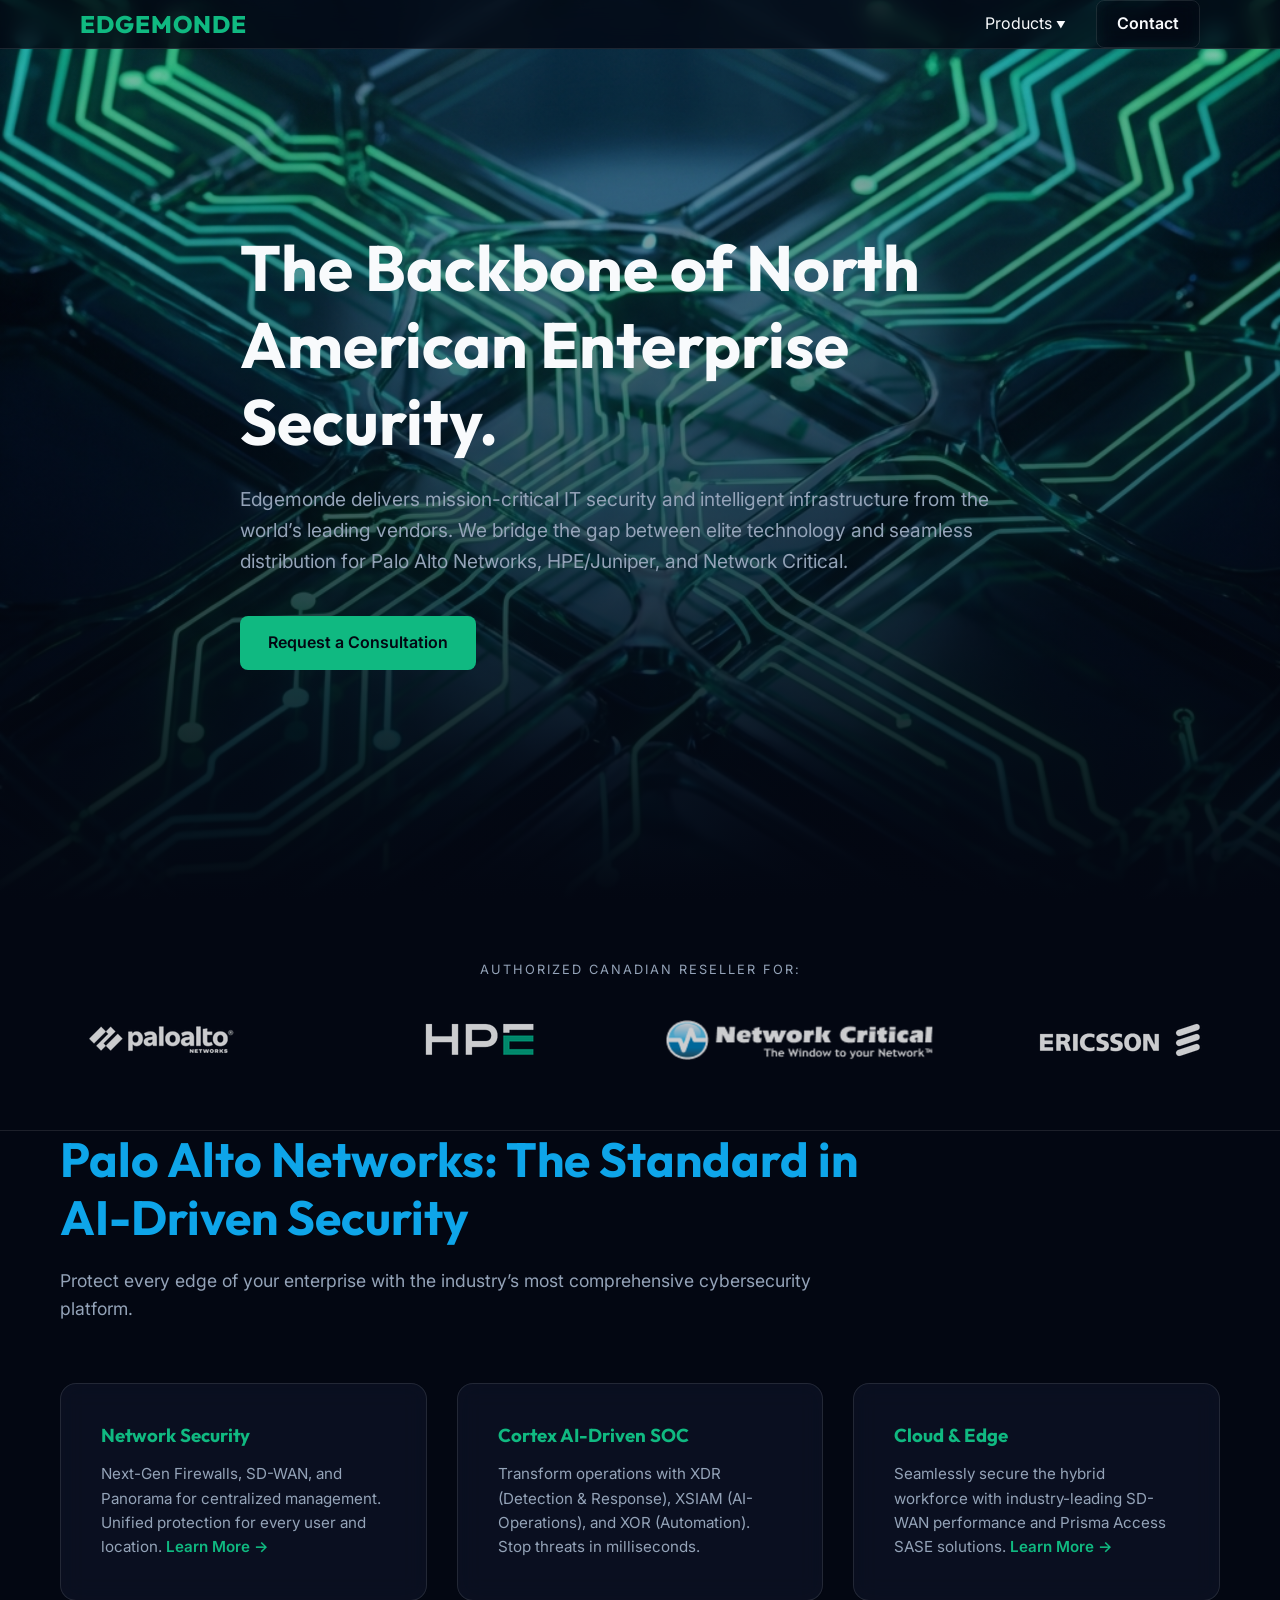
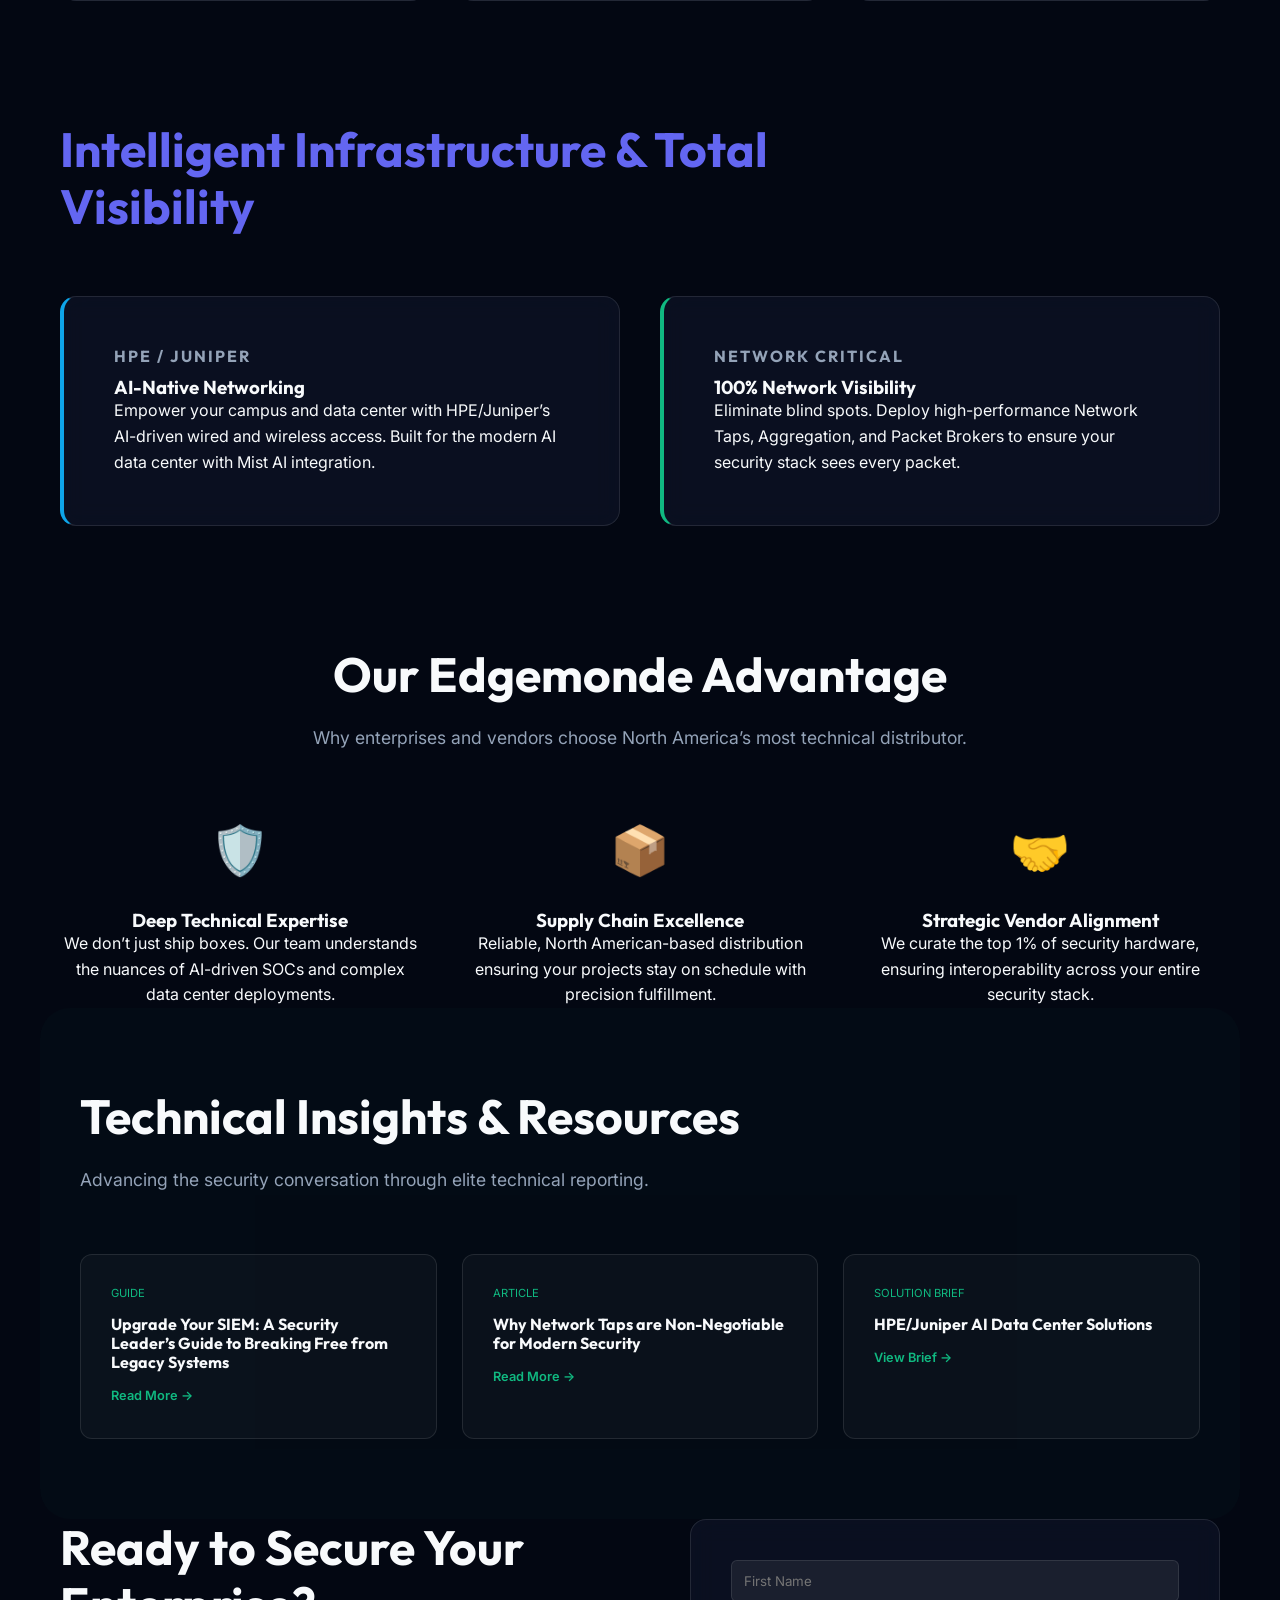
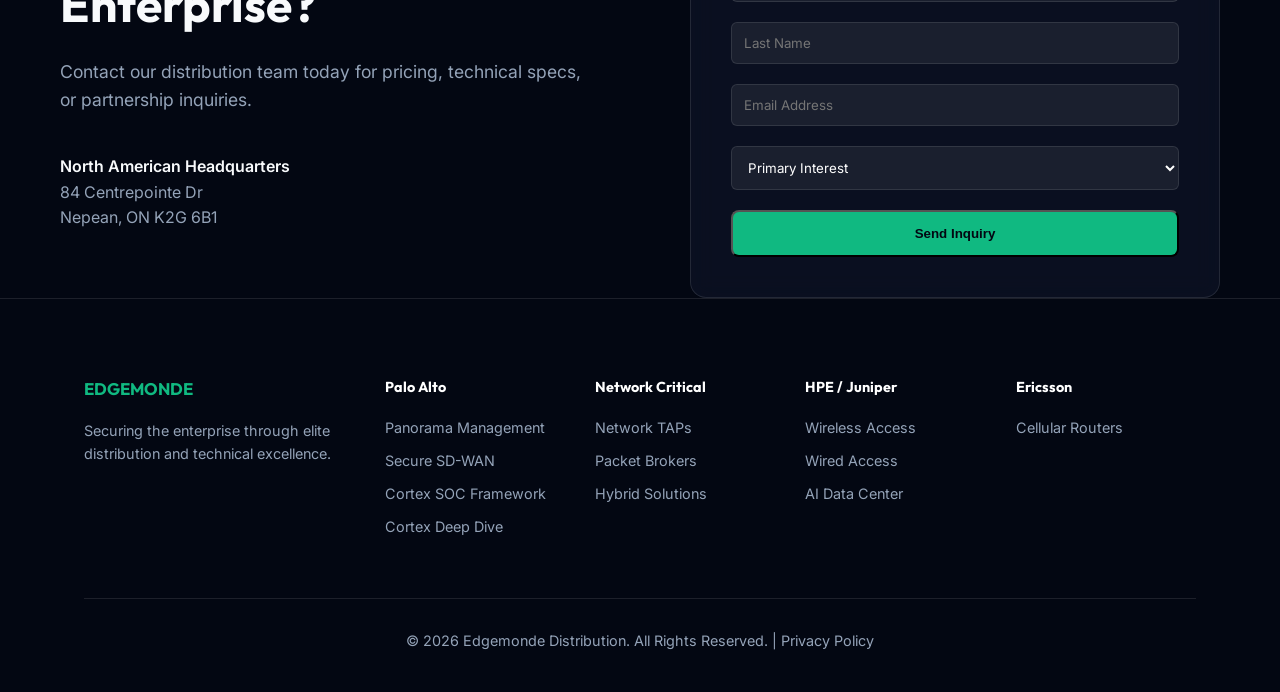
<file: index.html>
<!DOCTYPE html>
<html lang="en">

<head>
    <link rel="icon" type="image/png" href="favicon.png">
    <meta charset="UTF-8">
    <meta name="viewport" content="width=device-width, initial-scale=1.0">
    <title>Edgemonde | The Backbone of North American Enterprise Security</title>
    <meta name="description"
        content="Edgemonde delivers mission-critical IT security and intelligent infrastructure from Palo Alto Networks, HPE/Juniper, and Network Critical.">

    <meta name="referrer" content="strict-origin-when-cross-origin">

    <!-- Fonts -->
    <link rel="preconnect" href="https://fonts.googleapis.com">
    <link rel="preconnect" href="https://fonts.gstatic.com" crossorigin>
    <link href="https://fonts.googleapis.com/css2?family=Inter:wght@400;500;600&family=Outfit:wght@700;800&display=swap"
        rel="stylesheet">

    <link rel="stylesheet" href="styles.css">

    <!-- HubSpot Tracking Code -->
    <script type="text/javascript" id="hs-script-loader" async defer
        src="//js-na3.hs-scripts.com/342719804.js"></script>

    <!-- SEO Schema -->
    <script type="application/ld+json">
    {
      "@context": "https://schema.org",
      "@type": "WebPage",
      "name": "Edgemonde | North American Enterprise Security Distribution",
      "description": "Edgemonde delivers mission-critical IT security and intelligent infrastructure from Palo Alto Networks, HPE/Juniper, and Network Critical.",
      "url": "https://edgemonde.com/",
      "publisher": {
        "@type": "Organization",
        "name": "Edgemonde",
        "url": "https://edgemonde.com/",
        "logo": "https://edgemonde.com/favicon.png"
      },
      "about": [
        { "@type": "Service", "name": "Cybersecurity Distribution" },
        { "@type": "Thing", "name": "Enterprise Security", "sameAs": "https://en.wikipedia.org/wiki/Computer_security" }
      ],
      "mentions": [
        { "@type": "Organization", "name": "Palo Alto Networks", "sameAs": "https://en.wikipedia.org/wiki/Palo_Alto_Networks" },
        { "@type": "Organization", "name": "HPE Juniper", "sameAs": "https://en.wikipedia.org/wiki/Juniper_Networks" },
        { "@type": "Organization", "name": "Network Critical", "sameAs": "https://www.networkcritical.com/" }
      ]
    }
    </script>
</head>

<body>

    <!-- Header / Nav -->
    <header>
        <div class="container">
            <div class="logo"
                style="font-family: var(--font-heading); font-size: 1.5rem; letter-spacing: 1px; color: var(--color-primary); font-weight: 800;">
                EDGEMONDE</div>
            <nav>
                <ul class="nav-links">
                    <li class="has-dropdown">
                        <a href="#portfolio">Products <small
                                style="font-size: 0.6rem; vertical-align: middle;">▼</small></a>
                        <ul class="dropdown">
                            <li
                                style="padding: 10px 20px; font-size: 0.7rem; color: var(--color-primary); text-transform: uppercase; letter-spacing: 1px;">
                                Palo Alto Networks</li>
                            <li><a href="panorama.html">Panorama™ Management</a></li>
                            <li><a href="sd-wan.html">Secure SD-WAN</a></li>
                            <li><a href="cortex-framework.html">Cortex® SOC Framework</a></li>
                            <li><a href="cortex-deep-dive.html">Cortex® Deep Dive</a></li>
                            <li
                                style="padding: 10px 20px; font-size: 0.7rem; color: var(--color-primary); text-transform: uppercase; letter-spacing: 1px; border-top: 1px solid var(--color-border);">
                                Network Critical</li>
                            <li><a href="network-taps.html">Network TAPs</a></li>
                            <li><a href="packet-brokers.html">Packet Brokers</a></li>
                            <li><a href="hybrid-visibility.html">Hybrid Solutions</a></li>
                            <li
                                style="padding: 10px 20px; font-size: 0.7rem; color: var(--color-primary); text-transform: uppercase; letter-spacing: 1px; border-top: 1px solid var(--color-border);">
                                HPE / Juniper</li>
                            <li><a href="wireless-access.html">Wireless Access</a></li>
                            <li><a href="wired-access.html">Wired Access</a></li>
                            <li><a href="ai-data-center.html">AI Data Center Solutions</a></li>
                            <li
                                style="padding: 10px 20px; font-size: 0.7rem; color: var(--color-primary); text-transform: uppercase; letter-spacing: 1px; border-top: 1px solid var(--color-border);">
                                Ericsson / Cradlepoint</li>
                            <li><a href="cellular-routers.html">Cellular Routers & Remote Management</a></li>
                        </ul>
                    </li>
                    <li><a href="#contact" class="btn btn-secondary" style="padding: 10px 20px;">Contact</a></li>
                </ul>
            </nav>
        </div>
    </header>

    <!-- Hero Section -->
    <section id="hero"
        style="min-height: 100vh; display: flex; align-items: center; background: url('hero-bg.png') center/cover no-repeat; position: relative;">
        <div class="hero-overlay"
            style="position: absolute; top: 0; left: 0; width: 100%; height: 100%; background: linear-gradient(to bottom, rgba(3, 7, 18, 0.2), var(--color-bg));">
        </div>
        <div class="container" style="position: relative; z-index: 2;">
            <div class="hero-content" style="max-width: 800px;">
                <h1 style="font-size: clamp(2.5rem, 5vw, 4rem); margin-bottom: 24px;" class="animate">The Backbone of
                    North American Enterprise Security.</h1>
                <p style="font-size: 1.2rem; color: var(--color-text-dim); margin-bottom: 40px;" class="animate">
                    Edgemonde delivers mission-critical IT security and intelligent infrastructure from the world’s
                    leading vendors. We bridge the gap between elite technology and seamless distribution for Palo Alto
                    Networks, HPE/Juniper, and Network Critical.</p>
                <div class="hero-btns animate" style="display: flex; gap: 20px;">
                    <a href="#contact" class="btn btn-primary">Request a Consultation</a>
                </div>
            </div>
        </div>
    </section>

    <!-- Partner Marquee -->
    <section id="partners" style="padding: 60px 0; border-bottom: 1px solid var(--color-border);">
        <div class="container">
            <p
                style="text-align: center; color: var(--color-text-dim); margin-bottom: 40px; text-transform: uppercase; letter-spacing: 2px; font-size: 0.8rem;">
                Authorized Canadian Reseller for:</p>
            <div class="marquee"
                style="display: flex; justify-content: center; align-items: center; gap: clamp(20px, 4vw, 60px); flex-wrap: nowrap; opacity: 0.8; overflow-x: auto; padding-bottom: 10px;">
                <img src="paloalto.png" alt="Palo Alto Networks" style="height: clamp(24px, 3.5vw, 40px); width: auto; flex-shrink: 0;">
                <img src="hpe.png" alt="HPE / Juniper" style="height: clamp(24px, 3.5vw, 40px); width: auto; flex-shrink: 0;">
                <img src="networkcritical.png" alt="Network Critical" style="height: clamp(24px, 3.5vw, 40px); width: auto; flex-shrink: 0;">
                <img src="ericsson.png" alt="Ericsson" style="height: clamp(24px, 3.5vw, 40px); width: auto; flex-shrink: 0;">
            </div>
        </div>
    </section>

    <!-- Palo Alto Suite -->
    <section id="palo-alto" class="feature-block container">
        <div class="section-head animate">
            <h2 style="color: var(--color-secondary);">Palo Alto Networks: The Standard in AI-Driven Security</h2>
            <p>Protect every edge of your enterprise with the industry’s most comprehensive cybersecurity platform.</p>
        </div>
        <div class="feature-grid">
            <div class="feature-card glass animate" onclick="window.location.href='panorama.html'"
                style="cursor: pointer;">
                <h3>Network Security</h3>
                <p>Next-Gen Firewalls, SD-WAN, and Panorama for centralized management. Unified protection for every
                    user and location. <span style="color: var(--color-primary); font-weight: 600;">Learn More →</span>
                </p>
            </div>
            <div class="feature-card glass animate">
                <h3>Cortex AI-Driven SOC</h3>
                <p>Transform operations with XDR (Detection & Response), XSIAM (AI-Operations), and XOR (Automation).
                    Stop threats in milliseconds.</p>
            </div>
            <div class="feature-card glass animate" onclick="window.location.href='sd-wan.html'"
                style="cursor: pointer;">
                <h3>Cloud & Edge</h3>
                <p>Seamlessly secure the hybrid workforce with industry-leading SD-WAN performance and Prisma Access
                    SASE solutions. <span style="color: var(--color-primary); font-weight: 600;">Learn More →</span></p>
            </div>
        </div>
    </section>

    <!-- Connectivity & Infrastructure -->
    <section id="infrastructure" class="feature-block container">
        <div class="section-head animate">
            <h2 style="color: var(--color-accent);">Intelligent Infrastructure & Total Visibility</h2>
        </div>
        <div class="two-col">
            <div class="infra-card glass animate" style="border-left: 4px solid var(--color-secondary);">
                <h4
                    style="text-transform: uppercase; letter-spacing: 2px; color: var(--color-text-dim); margin-bottom: 10px;">
                    HPE / Juniper</h4>
                <h3>AI-Native Networking</h3>
                <p>Empower your campus and data center with HPE/Juniper’s AI-driven wired and wireless access. Built for
                    the modern AI data center with Mist AI integration.</p>
            </div>
            <div class="infra-card glass animate" style="border-left: 4px solid var(--color-primary);">
                <h4
                    style="text-transform: uppercase; letter-spacing: 2px; color: var(--color-text-dim); margin-bottom: 10px;">
                    Network Critical</h4>
                <h3>100% Network Visibility</h3>
                <p>Eliminate blind spots. Deploy high-performance Network Taps, Aggregation, and Packet Brokers to
                    ensure your security stack sees every packet.</p>
            </div>
        </div>
    </section>

    <!-- Edgemonde Advantage -->
    <section id="advantage" class="container">
        <div class="section-head animate" style="text-align: center; margin-left: auto; margin-right: auto;">
            <h2>Our Edgemonde Advantage</h2>
            <p>Why enterprises and vendors choose North America’s most technical distributor.</p>
        </div>
        <div class="advantage-grid">
            <div class="adv-item animate">
                <div style="font-size: 3rem; margin-bottom: 20px;">🛡️</div>
                <h3>Deep Technical Expertise</h3>
                <p>We don’t just ship boxes. Our team understands the nuances of AI-driven SOCs and complex data center
                    deployments.</p>
            </div>
            <div class="adv-item animate">
                <div style="font-size: 3rem; margin-bottom: 20px;">📦</div>
                <h3>Supply Chain Excellence</h3>
                <p>Reliable, North American-based distribution ensuring your projects stay on schedule with precision
                    fulfillment.</p>
            </div>
            <div class="adv-item animate">
                <div style="font-size: 3rem; margin-bottom: 20px;">🤝</div>
                <h3>Strategic Vendor Alignment</h3>
                <p>We curate the top 1% of security hardware, ensuring interoperability across your entire security
                    stack.</p>
            </div>
        </div>
    </section>

    <!-- Knowledge Base -->
    <section id="resources" class="container"
        style="background: rgba(16, 185, 129, 0.02); border-radius: 30px; padding: 80px 40px;">
        <div class="section-head animate">
            <h2>Technical Insights & Resources</h2>
            <p>Advancing the security conversation through elite technical reporting.</p>
        </div>
        <div class="resource-grid">
            <div class="resource-card animate">
                <span class="resource-tag">Guide</span>
                <h4 style="margin-bottom: 10px;">Upgrade Your SIEM: A Security Leader’s Guide to Breaking Free from
                    Legacy Systems</h4>
                <a href="https://www.paloaltonetworks.com/resources/guides/upgrade-your-siem-guide"
                    style="color: var(--color-primary); font-size: 0.8rem; font-weight: 600;">Read More →</a>
            </div>
            <div class="resource-card animate">
                <span class="resource-tag">Article</span>
                <h4 style="margin-bottom: 10px;">Why Network Taps are Non-Negotiable for Modern Security</h4>
                <a href="https://www.networkcritical.com/blogs/network-performance-testing-case-for-taps?hs_amp=true"
                    style="color: var(--color-primary); font-size: 0.8rem; font-weight: 600;">Read More →</a>
            </div>
            <div class="resource-card animate">
                <span class="resource-tag">Solution Brief</span>
                <h4 style="margin-bottom: 10px;">HPE/Juniper AI Data Center Solutions</h4>
                <a href="https://www.hpe.com/ca/en/juniper-ai-data-center.html"
                    style="color: var(--color-primary); font-size: 0.8rem; font-weight: 600;">View Brief →</a>
            </div>
        </div>
    </section>

    <!-- Final CTA & Contact -->
    <section id="contact" class="container">
        <div class="contact-container">
            <div class="animate">
                <h2 style="font-size: 3rem; margin-bottom: 24px;">Ready to Secure Your Enterprise?</h2>
                <p style="font-size: 1.1rem; color: var(--color-text-dim); margin-bottom: 40px;">Contact our
                    distribution team today for pricing, technical specs, or partnership inquiries.</p>

                <div style="margin-top: 40px;">
                    <p style="color: var(--color-text-main); font-weight: 600;">North American Headquarters</p>
                    <p style="color: var(--color-text-dim);">84 Centrepointe Dr<br>Nepean, ON K2G 6B1</p>
                </div>
            </div>

            <form id="contact-form" class="glass animate" style="padding: 40px;">
                <div class="form-group">
                    <input type="text" id="firstname" name="firstname" placeholder="First Name" required>
                </div>
                <div class="form-group">
                    <input type="text" id="lastname" name="lastname" placeholder="Last Name" required>
                </div>
                <div class="form-group">
                    <input type="email" id="email" name="email" placeholder="Email Address" required>
                </div>
                <div class="form-group">
                    <select id="interest" name="interest" required>
                        <option value="" disabled selected>Primary Interest</option>
                        <option value="palo-alto">Palo Alto Networks</option>
                        <option value="hpe-juniper">HPE / Juniper</option>
                        <option value="network-critical">Network Critical</option>
                    </select>
                </div>
                <button type="submit" class="btn btn-primary" style="width: 100%;">Send Inquiry</button>
            </form>
            <div id="form-success" class="glass animate" style="display: none; padding: 60px 40px; text-align: center;">
                <div style="font-size: 3rem; margin-bottom: 20px;">✅</div>
                <h3 style="font-size: 1.5rem; margin-bottom: 20px; color: var(--color-primary);">Inquiry Received</h3>
                <p style="color: var(--color-text-dim);">Thank you for contacting Edgemonde. Our team will review your
                    request and get back to you shortly.</p>
            </div>
        </div>
    </section>

    <footer>
        <div class="container">
            <div class="footer-grid">
                <div>
                    <h3 style="color: var(--color-primary); margin-bottom: 20px;">EDGEMONDE</h3>
                    <p>Securing the enterprise through elite distribution and technical excellence.</p>
                </div>
                <div>
                    <h4 style="color: white; margin-bottom: 20px;">Palo Alto</h4>
                    <ul style="display: grid; gap: 10px;">
                        <li><a href="panorama.html">Panorama Management</a></li>
                        <li><a href="sd-wan.html">Secure SD-WAN</a></li>
                        <li><a href="cortex-framework.html">Cortex SOC Framework</a></li>
                        <li><a href="cortex-deep-dive.html">Cortex Deep Dive</a></li>
                    </ul>
                </div>
                <div>
                    <h4 style="color: white; margin-bottom: 20px;">Network Critical</h4>
                    <ul style="display: grid; gap: 10px;">
                        <li><a href="network-taps.html">Network TAPs</a></li>
                        <li><a href="packet-brokers.html">Packet Brokers</a></li>
                        <li><a href="hybrid-visibility.html">Hybrid Solutions</a></li>
                    </ul>
                </div>
                <div>
                    <h4 style="color: white; margin-bottom: 20px;">HPE / Juniper</h4>
                    <ul style="display: grid; gap: 10px;">
                        <li><a href="wireless-access.html">Wireless Access</a></li>
                        <li><a href="wired-access.html">Wired Access</a></li>
                        <li><a href="ai-data-center.html">AI Data Center</a></li>
                    </ul>
                </div>
                <div>
                    <h4 style="color: white; margin-bottom: 20px;">Ericsson</h4>
                    <ul style="display: grid; gap: 10px;">
                        <li><a href="cellular-routers.html">Cellular Routers</a></li>
                    </ul>
                </div>
            </div>
            <p style="border-top: 1px solid var(--color-border); padding-top: 30px; text-align: center;">&copy; 2026
                Edgemonde Distribution. All Rights Reserved. | <a href="privacy-policy.html"
                    style="color: var(--color-text-dim); text-decoration: none;">Privacy Policy</a></p>
        </div>
    </footer>

    <!-- Video Modal -->
    <div class="modal-overlay">
        <div class="modal-content">
            <button class="modal-close">&times;</button>
            <iframe src=""
                allow="accelerometer; autoplay; clipboard-write; encrypted-media; gyroscope; picture-in-picture; web-share"
                referrerpolicy="strict-origin-when-cross-origin" allowfullscreen></iframe>
        </div>
    </div>

    <script src="main.js"></script>
</body>

</html>
</file>
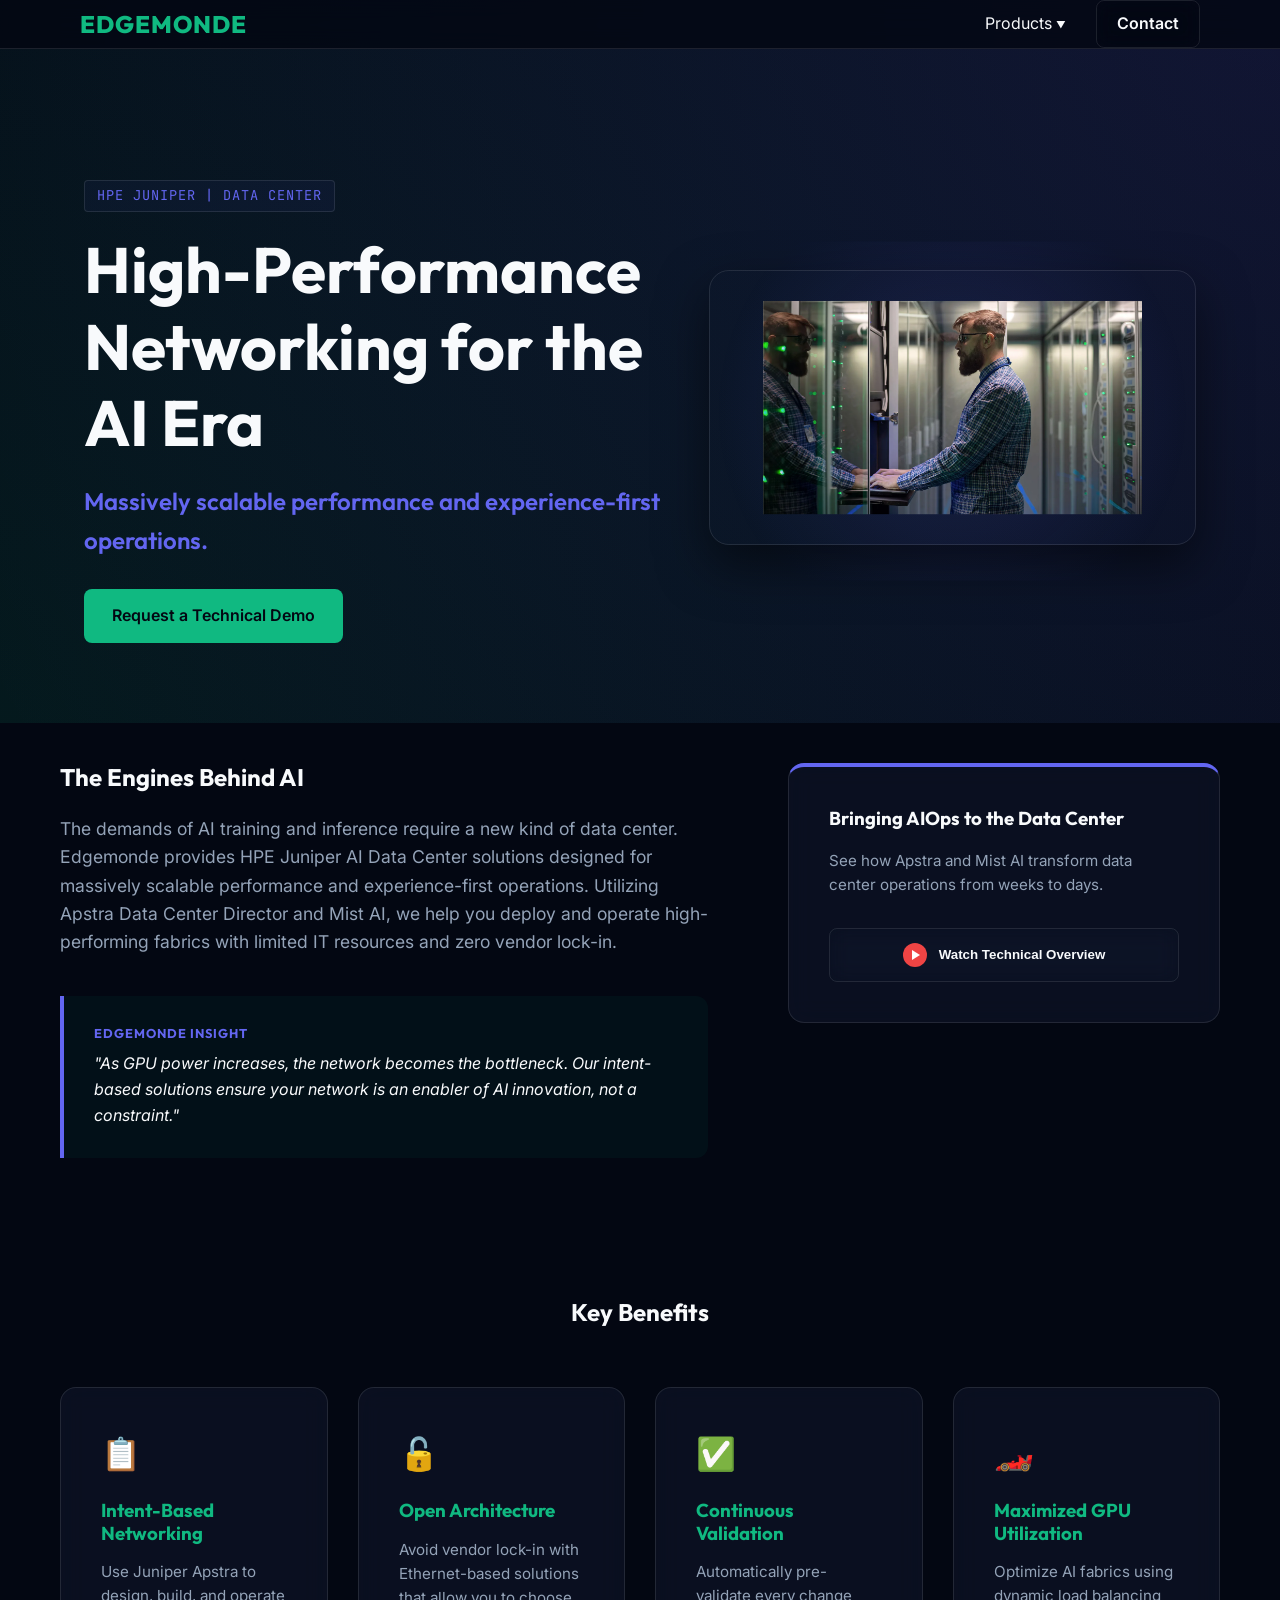
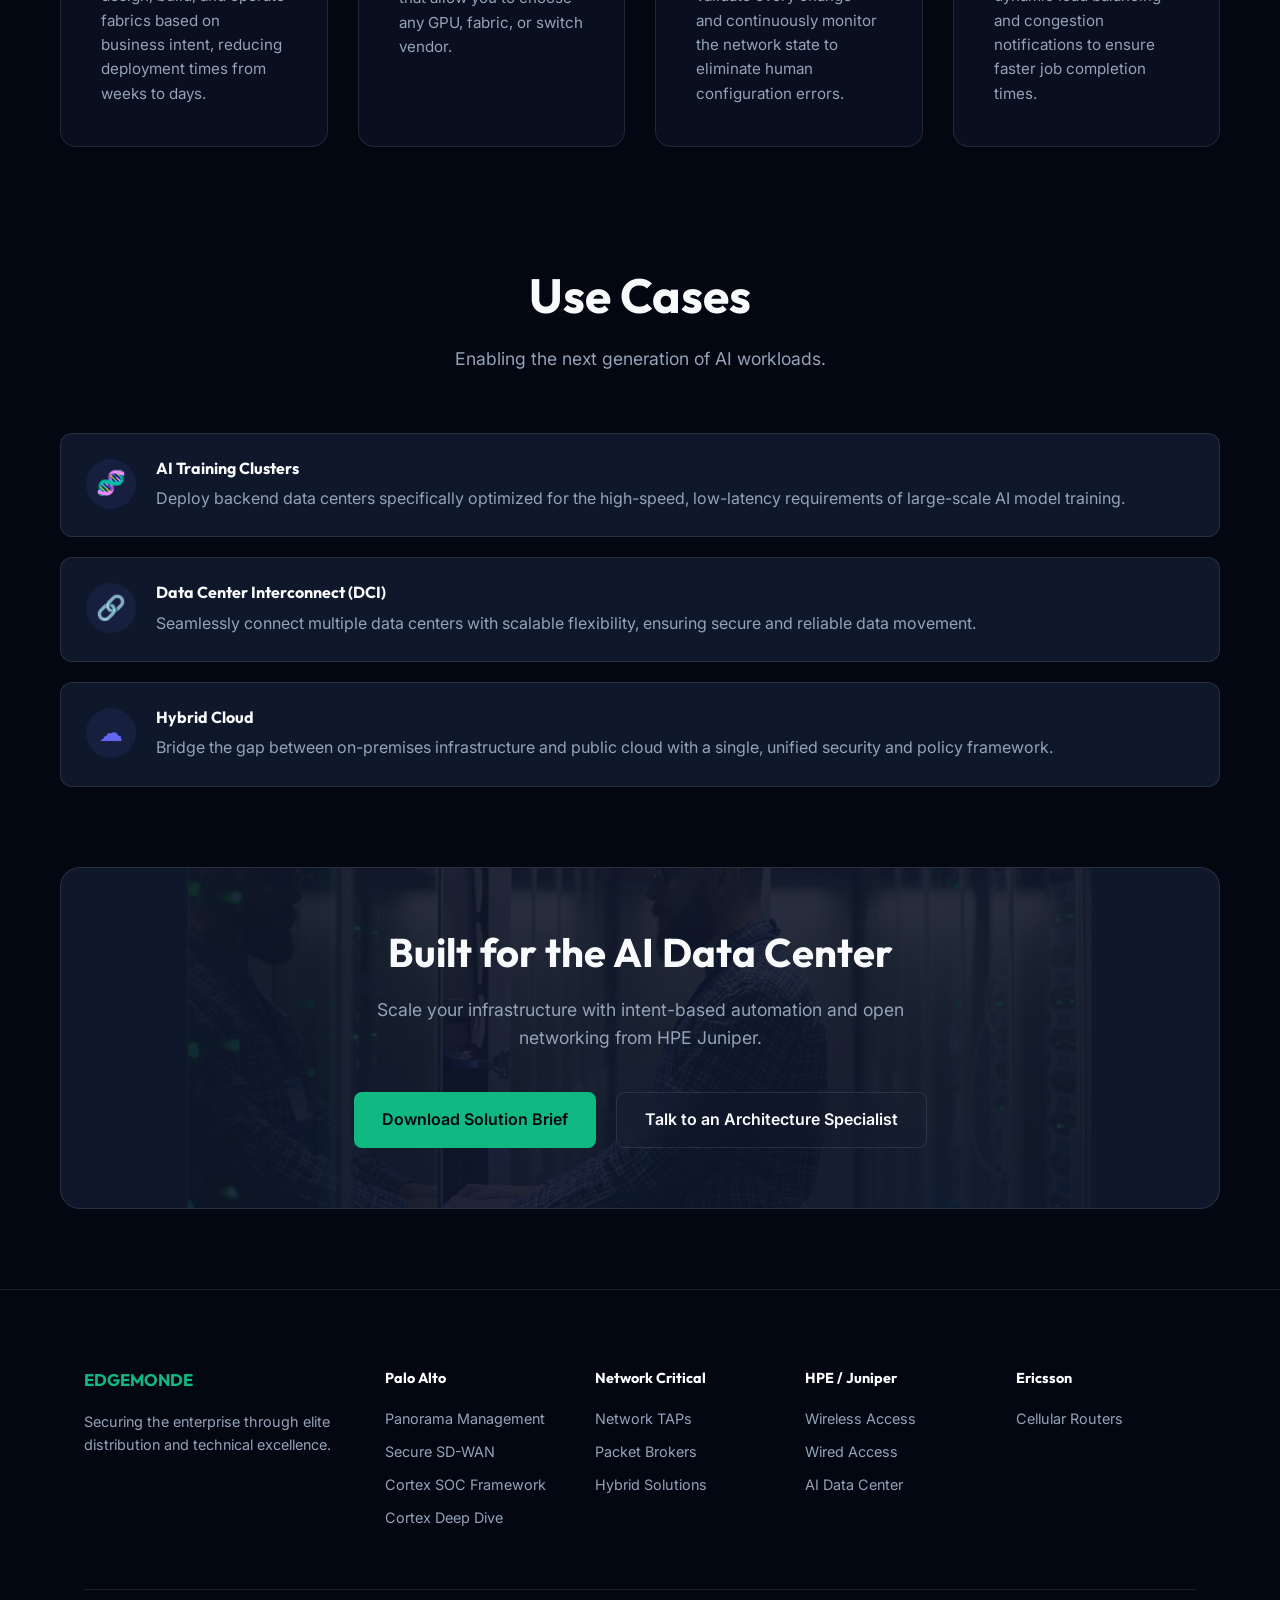
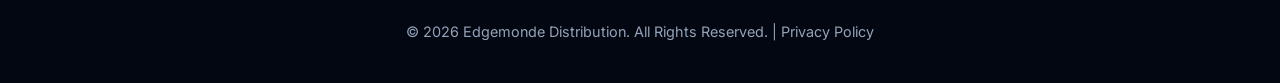
<file: ai-data-center.html>
<!DOCTYPE html>
<html lang="en">

<head>
    <link rel="icon" type="image/png" href="favicon.png">
    <meta charset="UTF-8">
    <meta name="viewport" content="width=device-width, initial-scale=1.0">
    <title>AI Data Center Solutions: Scale for the AI Era | Edgemonde</title>
    <meta name="description"
        content="HPE Juniper AI Data Center solutions with Apstra and Mist AI. Massive scalability, open architecture, and experience-first operations.">

    <meta name="referrer" content="strict-origin-when-cross-origin">

    <!-- Fonts -->
    <link rel="preconnect" href="https://fonts.googleapis.com">
    <link rel="preconnect" href="https://fonts.gstatic.com" crossorigin>
    <link
        href="https://fonts.googleapis.com/css2?family=Inter:wght@400;500;600&family=Outfit:wght@700;800&family=JetBrains+Mono:wght@500&display=swap"
        rel="stylesheet">

    <link rel="stylesheet" href="styles.css">

    <!-- SEO Schema -->
    <script type="application/ld+json">
    {
      "@context": "https://schema.org",
      "@type": "WebPage",
      "name": "AI Data Center Solutions: Next-Gen Fabric | Edgemonde",
      "description": "Accelerate AI workloads with high-performance data center fabric from HPE Juniper. 400G and 800G optimized infrastructure.",
      "url": "https://edgemonde.com/ai-data-center.html",
      "about": [
        { "@type": "Thing", "name": "Data Center", "sameAs": "https://en.wikipedia.org/wiki/Data_center" },
        { "@type": "Thing", "name": "Network Fabric", "sameAs": "https://en.wikipedia.org/wiki/Switched_fabric" }
      ],
      "mentions": [
        { "@type": "Thing", "name": "400GbE", "sameAs": "https://en.wikipedia.org/wiki/Terabit_Ethernet#400_Gigabit_Ethernet" },
        { "@type": "Thing", "name": "800GbE" }
      ]
    }
    </script>
    <style>
        .product-hero {
            padding-top: 180px;
            padding-bottom: 80px;
            background: radial-gradient(circle at top right, rgba(99, 102, 241, 0.15), transparent),
                radial-gradient(circle at bottom left, rgba(16, 185, 129, 0.1), transparent);
        }

        .benefit-grid {
            display: grid;
            grid-template-columns: repeat(auto-fit, minmax(250px, 1fr));
            gap: 30px;
            margin-top: 60px;
        }

        .use-case-list {
            display: grid;
            gap: 20px;
            margin-top: 40px;
        }

        .use-case-item {
            padding: 25px;
            background: var(--color-surface);
            border: 1px solid var(--color-border);
            border-radius: 12px;
            display: flex;
            gap: 20px;
            align-items: flex-start;
        }

        .use-case-icon {
            font-size: 1.5rem;
            color: var(--color-accent);
            background: rgba(99, 102, 241, 0.1);
            width: 50px;
            height: 50px;
            display: flex;
            align-items: center;
            justify-content: center;
            border-radius: 50%;
            flex-shrink: 0;
        }

        .video-cta {
            background: var(--color-surface);
            border: 1px solid var(--color-border);
            border-radius: 20px;
            padding: 60px;
            text-align: center;
            margin: 80px 0;
            position: relative;
            overflow: hidden;
        }

        .video-cta::before {
            content: '';
            position: absolute;
            top: 0;
            left: 0;
            width: 100%;
            height: 100%;
            background: url('ai-dc-hero.png') center/cover;
            opacity: 0.1;
            z-index: 0;
        }

        .video-cta-content {
            position: relative;
            z-index: 1;
        }

        .mono-tag {
            font-family: var(--font-mono);
            font-size: 0.85rem;
            color: var(--color-accent);
            letter-spacing: 1px;
            text-transform: uppercase;
            display: inline-block;
            padding: 4px 12px;
            border: 1px solid var(--color-border);
            border-radius: 4px;
            background: rgba(99, 102, 241, 0.05);
            margin-bottom: 20px;
        }
    </style>
</head>

<body>

    <!-- Header / Nav -->
    <header>
        <div class="container">
            <a href="index.html" class="logo"
                style="font-family: var(--font-heading); font-size: 1.5rem; letter-spacing: 1px; color: var(--color-primary); font-weight: 800;">
                EDGEMONDE</a>
            <nav>
                <ul class="nav-links">
                    <li class="has-dropdown">
                        <a href="index.html#portfolio">Products <small
                                style="font-size: 0.6rem; vertical-align: middle;">▼</small></a>
                        <ul class="dropdown">
                            <li
                                style="padding: 10px 20px; font-size: 0.7rem; color: var(--color-primary); text-transform: uppercase; letter-spacing: 1px;">
                                Palo Alto Networks</li>
                            <li><a href="panorama.html">Panorama™ Management</a></li>
                            <li><a href="sd-wan.html">Secure SD-WAN</a></li>
                            <li><a href="cortex-framework.html">Cortex® SOC Framework</a></li>
                            <li><a href="cortex-deep-dive.html">Cortex® Deep Dive</a></li>
                            <li
                                style="padding: 10px 20px; font-size: 0.7rem; color: var(--color-primary); text-transform: uppercase; letter-spacing: 1px; border-top: 1px solid var(--color-border);">
                                Network Critical</li>
                            <li><a href="network-taps.html">Network TAPs</a></li>
                            <li><a href="packet-brokers.html">Packet Brokers</a></li>
                            <li><a href="hybrid-visibility.html">Hybrid Solutions</a></li>
                            <li
                                style="padding: 10px 20px; font-size: 0.7rem; color: var(--color-primary); text-transform: uppercase; letter-spacing: 1px; border-top: 1px solid var(--color-border);">
                                HPE / Juniper</li>
                            <li><a href="wireless-access.html">Wireless Access</a></li>
                            <li><a href="wired-access.html">Wired Access</a></li>
                            <li><a href="ai-data-center.html">AI Data Center Solutions</a></li>
                            <li
                                style="padding: 10px 20px; font-size: 0.7rem; color: var(--color-primary); text-transform: uppercase; letter-spacing: 1px; border-top: 1px solid var(--color-border);">
                                Ericsson / Cradlepoint</li>
                            <li><a href="cellular-routers.html">Cellular Routers & Remote Management</a></li>
                        </ul>
                    </li>
                    <li><a href="index.html#contact" class="btn btn-secondary" style="padding: 10px 20px;">Contact</a>
                    </li>
                </ul>
            </nav>
        </div>
    </header>

    <main>
        <!-- Hero Section -->
        <section class="product-hero">
            <div class="container">
                <div class="two-col" style="align-items: center; grid-template-columns: 1.2fr 1fr; gap: 40px;">
                    <div class="animate">
                        <span class="mono-tag">HPE JUNIPER | DATA CENTER</span>
                        <h1 style="font-size: clamp(2.5rem, 5vw, 4.5rem); margin-bottom: 20px;">High-Performance
                            Networking for the AI Era</h1>
                        <p
                            style="font-size: 1.5rem; color: var(--color-accent); font-family: var(--font-heading); font-weight: 600; margin-bottom: 30px;">
                            Massively scalable performance and experience-first operations.
                        </p>
                        <div class="hero-btns animate">
                            <a href="index.html#contact" class="btn btn-primary">Request a Technical Demo</a>
                        </div>
                    </div>
                    <div class="animate" style="position: relative;">
                        <img src="ai-dc-hero.png" alt="AI Data Center Hardware"
                            style="width: 100%; height: auto; border-radius: 20px; box-shadow: 0 20px 50px rgba(0,0,0,0.5); border: 1px solid var(--color-border);">
                        <!-- Decorative Glow -->
                        <div
                            style="position: absolute; top: 50%; left: 50%; transform: translate(-50%, -50%); width: 120%; height: 120%; background: radial-gradient(circle, rgba(99, 102, 241, 0.15) 0%, transparent 70%); z-index: -1;">
                        </div>
                    </div>
                </div>
            </div>
        </section>

        <!-- Main Content -->
        <section class="container mt-40" style="padding-top: 0;">
            <div class="two-col" style="grid-template-columns: 1.5fr 1fr; gap: 80px; align-items: start;">
                <div class="animate">
                    <h2 style="margin-bottom: 24px;">The Engines Behind AI</h2>
                    <p style="font-size: 1.1rem; color: var(--color-text-dim); margin-bottom: 24px;">
                        The demands of AI training and inference require a new kind of data center. Edgemonde provides
                        HPE Juniper AI Data Center solutions designed for massively scalable performance and
                        experience-first operations. Utilizing Apstra Data Center Director and Mist AI, we help you
                        deploy and operate high-performing fabrics with limited IT resources and zero vendor lock-in.
                    </p>

                    <div class="insight-box" style="border-left-color: var(--color-accent);">
                        <h4
                            style="color: var(--color-accent); margin-bottom: 10px; text-transform: uppercase; font-size: 0.8rem; letter-spacing: 1px;">
                            Edgemonde Insight</h4>
                        <p style="font-style: italic; color: var(--color-text-main);">
                            "As GPU power increases, the network becomes the bottleneck. Our intent-based solutions
                            ensure your network is an enabler of AI innovation, not a constraint."
                        </p>
                    </div>
                </div>

                <div class="glass animate" style="padding: 40px; border-top: 4px solid var(--color-accent);">
                    <h3 style="margin-bottom: 20px;">Bringing AIOps to the Data Center</h3>
                    <p style="color: var(--color-text-dim); margin-bottom: 30px; font-size: 0.95rem;">
                        See how Apstra and Mist AI transform data center operations from weeks to days.
                    </p>
                    <button class="btn btn-secondary video-trigger"
                        data-video="https://www.youtube.com/embed/2Sidl2zQeA0?si=f8oRh1eiE_utvhrN"
                        style="width: 100%; text-align: center;"><span class="play-icon"></span> Watch Technical
                        Overview</button>
                </div>
            </div>

            <!-- Core Benefits -->
            <div style="margin-top: 100px;">
                <h2 class="animate" style="text-align: center;">Key Benefits</h2>
                <div class="benefit-grid">
                    <div class="feature-card glass animate">
                        <div style="font-size: 2rem; margin-bottom: 20px;">📋</div>
                        <h3>Intent-Based Networking</h3>
                        <p>Use Juniper Apstra to design, build, and operate fabrics based on business intent, reducing
                            deployment times from weeks to days.</p>
                    </div>
                    <div class="feature-card glass animate">
                        <div style="font-size: 2rem; margin-bottom: 20px;">🔓</div>
                        <h3>Open Architecture</h3>
                        <p>Avoid vendor lock-in with Ethernet-based solutions that allow you to choose any GPU, fabric,
                            or switch vendor.</p>
                    </div>
                    <div class="feature-card glass animate">
                        <div style="font-size: 2rem; margin-bottom: 20px;">✅</div>
                        <h3>Continuous Validation</h3>
                        <p>Automatically pre-validate every change and continuously monitor the network state to
                            eliminate human configuration errors.</p>
                    </div>
                    <div class="feature-card glass animate">
                        <div style="font-size: 2rem; margin-bottom: 20px;">🏎️</div>
                        <h3>Maximized GPU Utilization</h3>
                        <p>Optimize AI fabrics using dynamic load balancing and congestion notifications to ensure
                            faster job completion times.</p>
                    </div>
                </div>
            </div>

            <!-- Use Cases -->
            <div style="margin-top: 120px;">
                <div class="section-head animate" style="margin-left: auto; margin-right: auto; text-align: center;">
                    <h2>Use Cases</h2>
                    <p>Enabling the next generation of AI workloads.</p>
                </div>

                <div class="use-case-list">
                    <div class="use-case-item animate">
                        <div class="use-case-icon">🧬</div>
                        <div>
                            <h4 style="margin-bottom: 8px; color: var(--color-text-main);">AI Training Clusters</h4>
                            <p style="color: var(--color-text-dim);">Deploy backend data centers specifically optimized
                                for the high-speed, low-latency requirements of large-scale AI model training.</p>
                        </div>
                    </div>
                    <div class="use-case-item animate">
                        <div class="use-case-icon">🔗</div>
                        <div>
                            <h4 style="margin-bottom: 8px; color: var(--color-text-main);">Data Center Interconnect
                                (DCI)</h4>
                            <p style="color: var(--color-text-dim);">Seamlessly connect multiple data centers with
                                scalable flexibility, ensuring secure and reliable data movement.</p>
                        </div>
                    </div>
                    <div class="use-case-item animate">
                        <div class="use-case-icon">☁️</div>
                        <div>
                            <h4 style="margin-bottom: 8px; color: var(--color-text-main);">Hybrid Cloud</h4>
                            <p style="color: var(--color-text-dim);">Bridge the gap between on-premises infrastructure
                                and public cloud with a single, unified security and policy framework.</p>
                        </div>
                    </div>
                </div>
            </div>

            <!-- Final CTA -->
            <div class="video-cta animate">
                <div class="video-cta-content">
                    <h2 style="font-size: 2.5rem; margin-bottom: 20px;">Built for the AI Data Center</h2>
                    <p style="color: var(--color-text-dim); max-width: 600px; margin: 0 auto 40px; font-size: 1.1rem;">
                        Scale your infrastructure with intent-based automation and open networking from HPE Juniper.
                    </p>
                    <div style="display: flex; gap: 20px; justify-content: center; flex-wrap: wrap;">
                        <a href="index.html#contact" class="btn btn-primary">Download Solution Brief</a>
                        <a href="index.html#contact" class="btn btn-secondary">Talk to an Architecture Specialist</a>
                    </div>
                </div>
            </div>
        </section>
    </main>

    <footer>
        <div class="container">
            <div class="footer-grid">
                <div>
                    <h3 style="color: var(--color-primary); margin-bottom: 20px;">EDGEMONDE</h3>
                    <p>Securing the enterprise through elite distribution and technical excellence.</p>
                </div>
                <div>
                    <h4 style="color: white; margin-bottom: 20px;">Palo Alto</h4>
                    <ul style="display: grid; gap: 10px;">
                        <li><a href="panorama.html">Panorama Management</a></li>
                        <li><a href="sd-wan.html">Secure SD-WAN</a></li>
                        <li><a href="cortex-framework.html">Cortex SOC Framework</a></li>
                        <li><a href="cortex-deep-dive.html">Cortex Deep Dive</a></li>
                    </ul>
                </div>
                <div>
                    <h4 style="color: white; margin-bottom: 20px;">Network Critical</h4>
                    <ul style="display: grid; gap: 10px;">
                        <li><a href="network-taps.html">Network TAPs</a></li>
                        <li><a href="packet-brokers.html">Packet Brokers</a></li>
                        <li><a href="hybrid-visibility.html">Hybrid Solutions</a></li>
                    </ul>
                </div>
                <div>
                    <h4 style="color: white; margin-bottom: 20px;">HPE / Juniper</h4>
                    <ul style="display: grid; gap: 10px;">
                        <li><a href="wireless-access.html">Wireless Access</a></li>
                        <li><a href="wired-access.html">Wired Access</a></li>
                        <li><a href="ai-data-center.html">AI Data Center</a></li>
                    </ul>
                </div>
                <div>
                    <h4 style="color: white; margin-bottom: 20px;">Ericsson</h4>
                    <ul style="display: grid; gap: 10px;">
                        <li><a href="cellular-routers.html">Cellular Routers</a></li>
                    </ul>
                </div>
            </div>
            <p style="border-top: 1px solid var(--color-border); padding-top: 30px; text-align: center;">&copy; 2026
                Edgemonde Distribution. All Rights Reserved. | <a href="privacy-policy.html"
                    style="color: var(--color-text-dim); text-decoration: none;">Privacy Policy</a></p>
        </div>
    </footer>

    <!-- Video Modal -->
    <div class="modal-overlay">
        <div class="modal-content">
            <button class="modal-close">&times;</button>
            <iframe src=""
                allow="accelerometer; autoplay; clipboard-write; encrypted-media; gyroscope; picture-in-picture; web-share"
                referrerpolicy="strict-origin-when-cross-origin" allowfullscreen></iframe>
        </div>
    </div>

    <script src="main.js"></script>
</body>

</html>
</file>
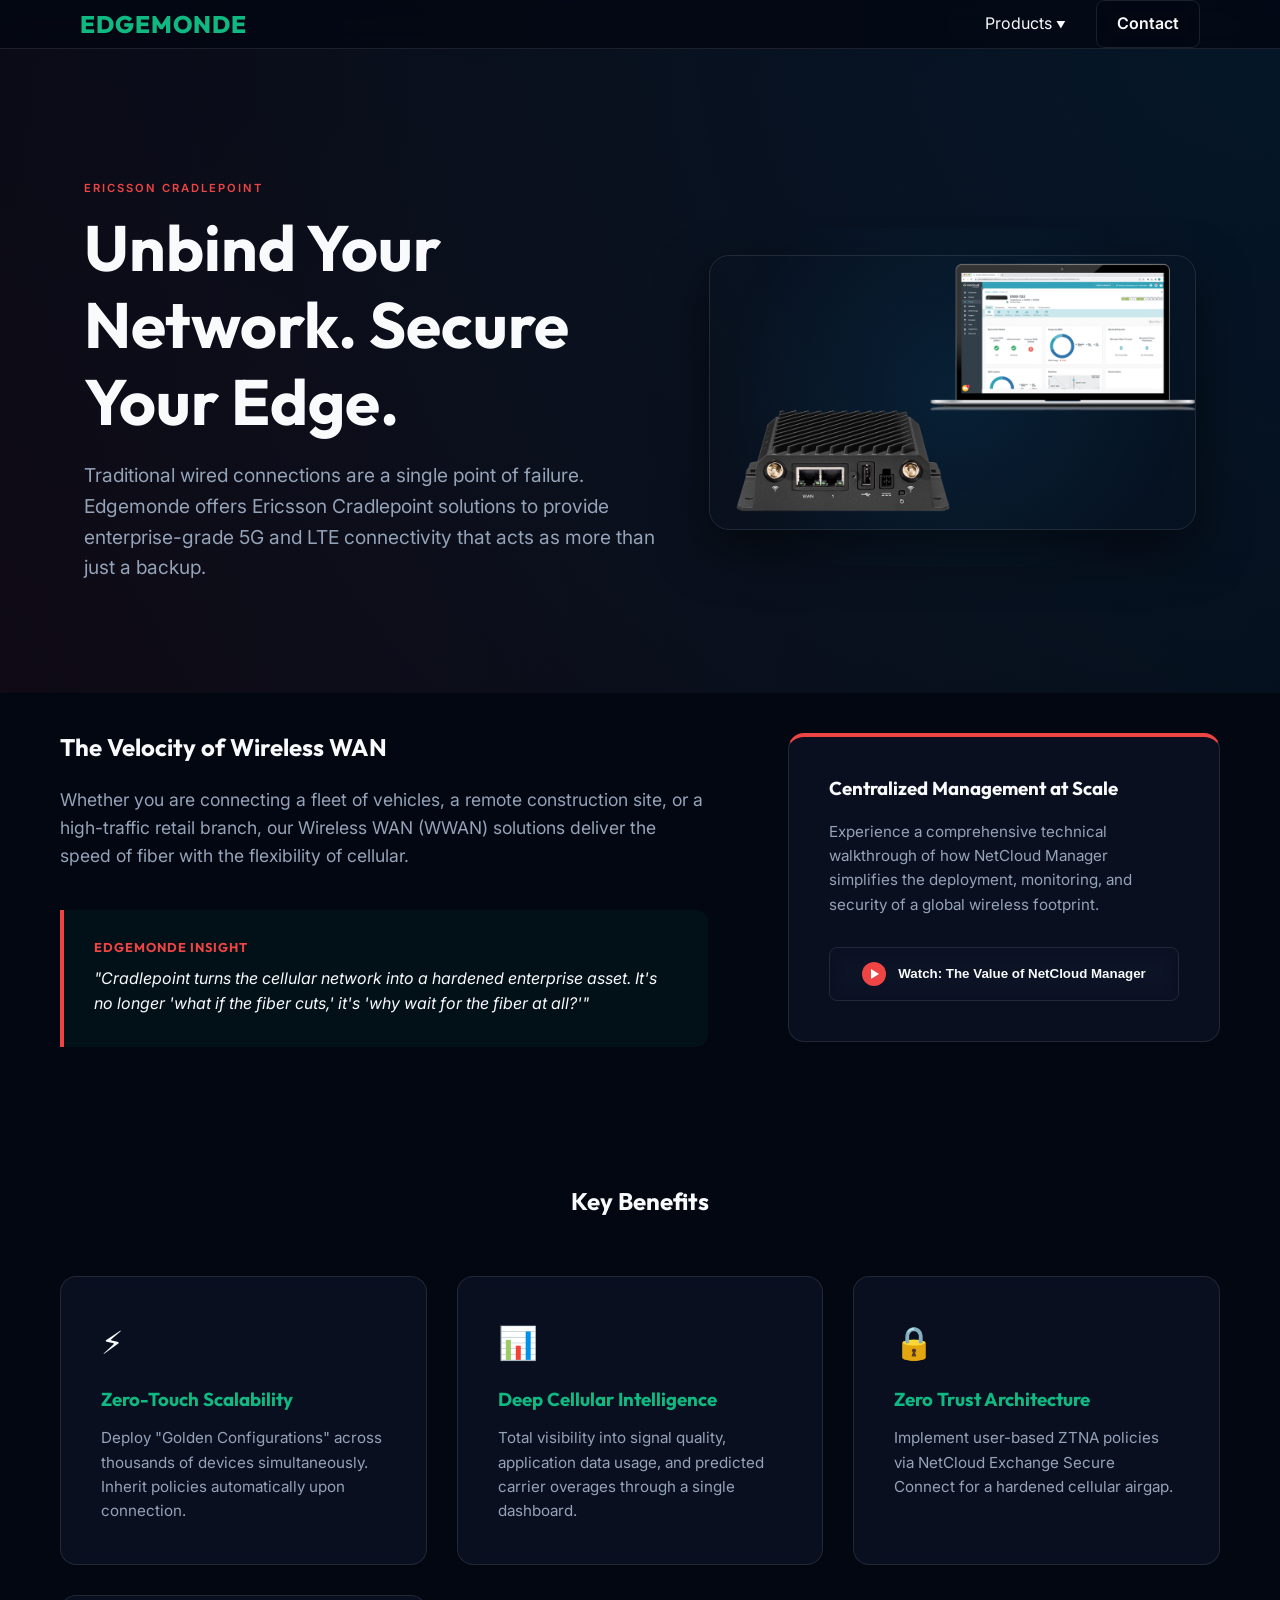
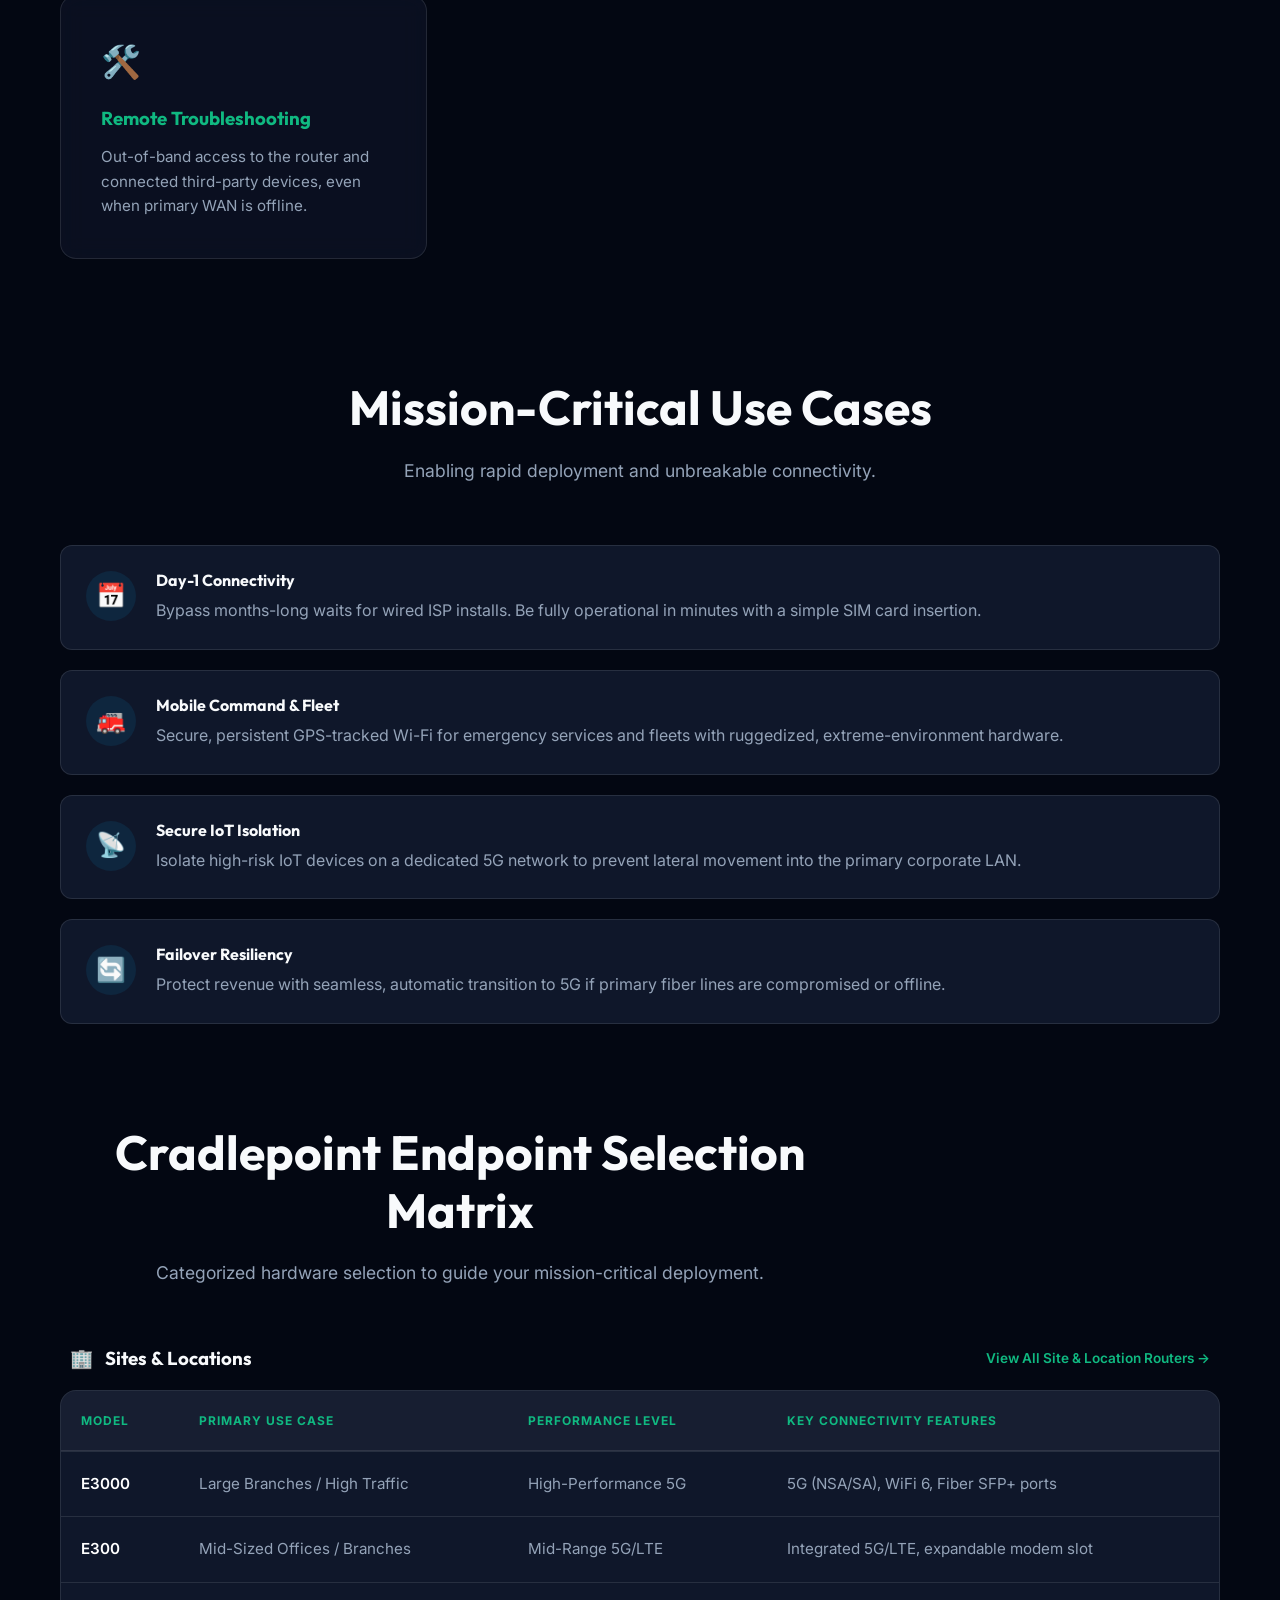
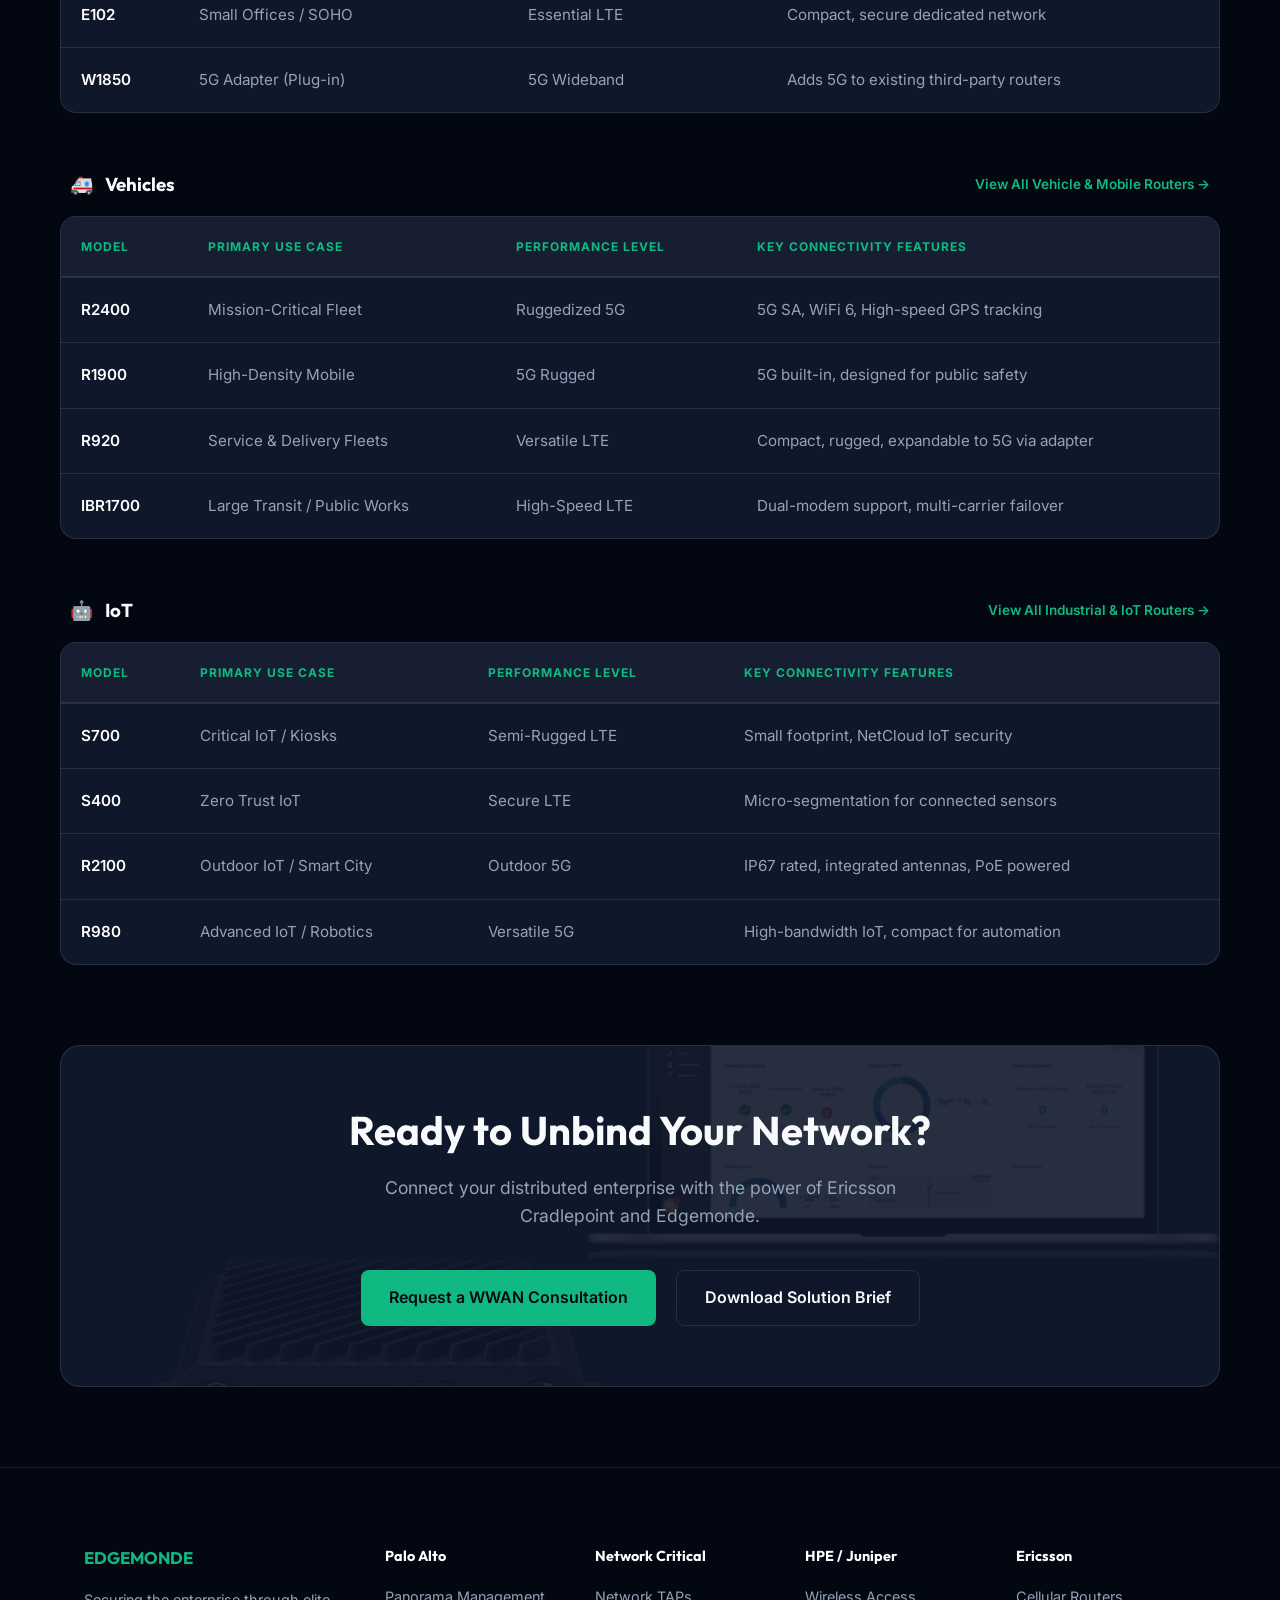
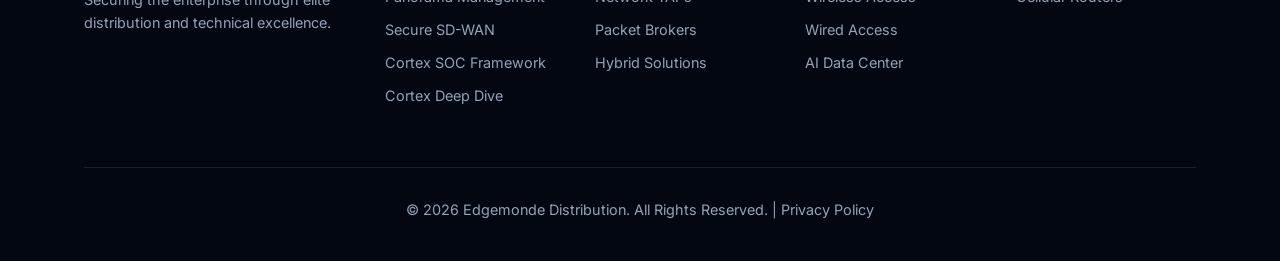
<file: cellular-routers.html>
<!DOCTYPE html>
<html lang="en">

<head>
    <link rel="icon" type="image/png" href="favicon.png">
    <meta charset="UTF-8">
    <meta name="viewport" content="width=device-width, initial-scale=1.0">
    <title>Cellular Routers & Remote Management | Ericsson Cradlepoint | Edgemonde</title>
    <meta name="description"
        content="Enterprise-grade 5G and LTE connectivity from Ericsson Cradlepoint. Secure, persistent, and persistent Wireless WAN solutions for the modern enterprise.">

    <meta name="referrer" content="strict-origin-when-cross-origin">

    <!-- Fonts -->
    <link rel="preconnect" href="https://fonts.googleapis.com">
    <link rel="preconnect" href="https://fonts.gstatic.com" crossorigin>
    <link href="https://fonts.googleapis.com/css2?family=Inter:wght@400;500;600&family=Outfit:wght@700;800&display=swap"
        rel="stylesheet">

    <link rel="stylesheet" href="styles.css">

    <!-- SEO Schema -->
    <script type="application/ld+json">
    {
      "@context": "https://schema.org",
      "@type": "WebPage",
      "name": "Cellular Routers & Remote Management: Ericsson Cradlepoint | Edgemonde",
      "description": "Enterprise-grade 5G and LTE connectivity solutions. Wireless WAN, NetCloud Manager, and Secure Connect.",
      "url": "https://edgemonde.com/cellular-routers.html",
      "about": [
        { "@type": "Thing", "name": "Cellular Router", "sameAs": "https://en.wikipedia.org/wiki/Mobile_broadband_modem" },
        { "@type": "Thing", "name": "5G", "sameAs": "https://en.wikipedia.org/wiki/5G" },
        { "@type": "Thing", "name": "LTE", "sameAs": "https://en.wikipedia.org/wiki/LTE_(telecommunication)" }
      ],
      "mentions": [
        { "@type": "Organization", "name": "Ericsson", "sameAs": "https://en.wikipedia.org/wiki/Ericsson" },
        { "@type": "Organization", "name": "Cradlepoint", "sameAs": "https://en.wikipedia.org/wiki/Cradlepoint" },
        { "@type": "Product", "name": "NetCloud Manager" }
      ]
    }
    </script>
    <style>
        .product-hero {
            padding-top: 180px;
            padding-bottom: 80px;
            background: radial-gradient(circle at top right, rgba(14, 165, 233, 0.1), transparent),
                radial-gradient(circle at bottom left, rgba(239, 68, 68, 0.05), transparent);
        }

        .benefit-grid {
            display: grid;
            grid-template-columns: repeat(auto-fit, minmax(280px, 1fr));
            gap: 30px;
            margin-top: 60px;
        }

        .use-case-list {
            display: grid;
            gap: 20px;
            margin-top: 40px;
        }

        .use-case-item {
            padding: 25px;
            background: var(--color-surface);
            border: 1px solid var(--color-border);
            border-radius: 12px;
            display: flex;
            gap: 20px;
            align-items: flex-start;
        }

        .use-case-icon {
            font-size: 1.5rem;
            color: var(--color-primary);
            background: rgba(14, 165, 233, 0.1);
            width: 50px;
            height: 50px;
            display: flex;
            align-items: center;
            justify-content: center;
            border-radius: 50%;
            flex-shrink: 0;
        }

        .video-cta {
            background: var(--color-surface);
            border: 1px solid var(--color-border);
            border-radius: 20px;
            padding: 60px;
            text-align: center;
            margin: 80px 0;
            position: relative;
            overflow: hidden;
        }

        .video-cta::before {
            content: '';
            position: absolute;
            top: 0;
            left: 0;
            width: 100%;
            height: 100%;
            background: url('cradlepoint-hero.png') center/cover;
            opacity: 0.1;
            z-index: 0;
        }

        .video-cta-content {
            position: relative;
            z-index: 1;
        }

        /* Matrix Styles */
        .matrix-section {
            margin-top: 100px;
        }

        .matrix-container {
            overflow-x: auto;
            margin-bottom: 60px;
            background: var(--color-surface);
            border: 1px solid var(--color-border);
            border-radius: 16px;
        }

        .matrix-table {
            width: 100%;
            border-collapse: collapse;
            text-align: left;
            font-size: 0.95rem;
        }

        .matrix-table th {
            padding: 20px;
            background: rgba(255, 255, 255, 0.03);
            color: var(--color-primary);
            text-transform: uppercase;
            font-size: 0.75rem;
            letter-spacing: 1px;
            border-bottom: 2px solid var(--color-border);
        }

        .matrix-table td {
            padding: 20px;
            border-bottom: 1px solid var(--color-border);
            color: var(--color-text-dim);
        }

        .matrix-table tr:last-child td {
            border-bottom: none;
        }

        .matrix-table tr:hover td {
            background: rgba(255, 255, 255, 0.02);
            color: var(--color-text-main);
        }

        .matrix-table .model-name {
            color: white;
            font-weight: 600;
        }

        .matrix-category-header {
            display: flex;
            justify-content: space-between;
            align-items: center;
            margin-bottom: 20px;
            padding: 0 10px;
        }

        .matrix-category-header h3 {
            margin: 0;
            display: flex;
            align-items: center;
            gap: 12px;
        }

        .matrix-link {
            font-size: 0.85rem;
            color: var(--color-primary);
            text-decoration: none;
            font-weight: 600;
        }

        .matrix-link:hover {
            text-decoration: underline;
        }
    </style>
</head>

<body>

    <!-- Header / Nav -->
    <header>
        <div class="container">
            <a href="index.html" class="logo"
                style="font-family: var(--font-heading); font-size: 1.5rem; letter-spacing: 1px; color: var(--color-primary); font-weight: 800;">
                EDGEMONDE</a>
            <nav>
                <ul class="nav-links">
                    <li class="has-dropdown">
                        <a href="index.html#portfolio">Products <small
                                style="font-size: 0.6rem; vertical-align: middle;">▼</small></a>
                        <ul class="dropdown">
                            <li
                                style="padding: 10px 20px; font-size: 0.7rem; color: var(--color-primary); text-transform: uppercase; letter-spacing: 1px;">
                                Palo Alto Networks</li>
                            <li><a href="panorama.html">Panorama™ Management</a></li>
                            <li><a href="sd-wan.html">Secure SD-WAN</a></li>
                            <li><a href="cortex-framework.html">Cortex® SOC Framework</a></li>
                            <li><a href="cortex-deep-dive.html">Cortex® Deep Dive</a></li>
                            <li
                                style="padding: 10px 20px; font-size: 0.7rem; color: var(--color-primary); text-transform: uppercase; letter-spacing: 1px; border-top: 1px solid var(--color-border);">
                                Network Critical</li>
                            <li><a href="network-taps.html">Network TAPs</a></li>
                            <li><a href="packet-brokers.html">Packet Brokers</a></li>
                            <li><a href="hybrid-visibility.html">Hybrid Solutions</a></li>
                            <li
                                style="padding: 10px 20px; font-size: 0.7rem; color: var(--color-primary); text-transform: uppercase; letter-spacing: 1px; border-top: 1px solid var(--color-border);">
                                HPE / Juniper</li>
                            <li><a href="wireless-access.html">Wireless Access</a></li>
                            <li><a href="wired-access.html">Wired Access</a></li>
                            <li><a href="ai-data-center.html">AI Data Center Solutions</a></li>
                            <li
                                style="padding: 10px 20px; font-size: 0.7rem; color: var(--color-primary); text-transform: uppercase; letter-spacing: 1px; border-top: 1px solid var(--color-border);">
                                Ericsson / Cradlepoint</li>
                            <li><a href="cellular-routers.html">Cellular Routers & Remote Management</a></li>
                        </ul>
                    </li>
                    <li><a href="index.html#contact" class="btn btn-secondary" style="padding: 10px 20px;">Contact</a>
                    </li>
                </ul>
            </nav>
        </div>
    </header>

    <main>
        <!-- Hero Section -->
        <section class="product-hero">
            <div class="container">
                <div class="two-col" style="align-items: center; grid-template-columns: 1.2fr 1fr; gap: 40px;">
                    <div class="animate">
                        <span class="resource-tag"
                            style="font-weight: 600; letter-spacing: 2px; color: #ef4444;">ERICSSON CRADLEPOINT</span>
                        <h1 style="font-size: clamp(2.5rem, 5vw, 4.5rem); margin-bottom: 20px;">Unbind Your Network.
                            Secure Your Edge.</h1>
                        <p
                            style="font-size: 1.2rem; line-height: 1.6; color: var(--color-text-dim); margin-bottom: 30px;">
                            Traditional wired connections are a single point of failure. Edgemonde offers Ericsson
                            Cradlepoint solutions to provide enterprise-grade 5G and LTE connectivity that acts as more
                            than just a backup.
                        </p>
                    </div>
                    <div class="animate" style="position: relative;">
                        <img src="cradlepoint-hero.png" alt="Ericsson Cradlepoint Hardware"
                            style="width: 100%; height: auto; border-radius: 20px; box-shadow: 0 20px 50px rgba(0,0,0,0.5); border: 1px solid var(--color-border);">
                        <!-- Decorative Glow -->
                        <div
                            style="position: absolute; top: 50%; left: 50%; transform: translate(-50%, -50%); width: 120%; height: 120%; background: radial-gradient(circle, rgba(14, 165, 233, 0.1) 0%, transparent 70%); z-index: -1;">
                        </div>
                    </div>
                </div>
            </div>
        </section>

        <!-- Main Content -->
        <section class="container mt-40" style="padding-top: 0;">
            <div class="two-col" style="grid-template-columns: 1.5fr 1fr; gap: 80px; align-items: start;">
                <div class="animate">
                    <h2 style="margin-bottom: 24px;">The Velocity of Wireless WAN</h2>
                    <p style="font-size: 1.1rem; color: var(--color-text-dim); margin-bottom: 24px;">
                        Whether you are connecting a fleet of vehicles, a remote construction site, or a high-traffic
                        retail branch, our Wireless WAN (WWAN) solutions deliver the speed of fiber with the flexibility
                        of cellular.
                    </p>

                    <div class="insight-box" style="border-left-color: #ef4444;">
                        <h4
                            style="color: #ef4444; margin-bottom: 10px; text-transform: uppercase; font-size: 0.8rem; letter-spacing: 1px;">
                            Edgemonde Insight</h4>
                        <p style="font-style: italic; color: var(--color-text-main);">
                            "Cradlepoint turns the cellular network into a hardened enterprise asset. It's no longer
                            'what if the fiber cuts,' it's 'why wait for the fiber at all?'"
                        </p>
                    </div>
                </div>

                <div class="glass animate" style="padding: 40px; border-top: 4px solid #ef4444;">
                    <h3 style="margin-bottom: 20px;">Centralized Management at Scale</h3>
                    <p style="color: var(--color-text-dim); margin-bottom: 30px; font-size: 0.95rem;">
                        Experience a comprehensive technical walkthrough of how NetCloud Manager simplifies the
                        deployment, monitoring, and security of a global wireless footprint.
                    </p>
                    <button class="btn btn-secondary video-trigger"
                        data-video="https://www.youtube.com/embed/NoFcLdGD7bo?si=XwxI0CrNN-h9s3Va"
                        style="width: 100%; text-align: center;"><span class="play-icon"></span> Watch: The Value of
                        NetCloud Manager</button>
                </div>
            </div>

            <!-- Core Benefits -->
            <div style="margin-top: 100px;">
                <h2 class="animate" style="text-align: center;">Key Benefits</h2>
                <div class="benefit-grid">
                    <div class="feature-card glass animate">
                        <div style="font-size: 2rem; margin-bottom: 20px;">⚡</div>
                        <h3>Zero-Touch Scalability</h3>
                        <p>Deploy "Golden Configurations" across thousands of devices simultaneously. Inherit policies
                            automatically upon connection.</p>
                    </div>
                    <div class="feature-card glass animate">
                        <div style="font-size: 2rem; margin-bottom: 20px;">📊</div>
                        <h3>Deep Cellular Intelligence</h3>
                        <p>Total visibility into signal quality, application data usage, and predicted carrier overages
                            through a single dashboard.</p>
                    </div>
                    <div class="feature-card glass animate">
                        <div style="font-size: 2rem; margin-bottom: 20px;">🔒</div>
                        <h3>Zero Trust Architecture</h3>
                        <p>Implement user-based ZTNA policies via NetCloud Exchange Secure Connect for a hardened
                            cellular airgap.</p>
                    </div>
                    <div class="feature-card glass animate">
                        <div style="font-size: 2rem; margin-bottom: 20px;">🛠️</div>
                        <h3>Remote Troubleshooting</h3>
                        <p>Out-of-band access to the router and connected third-party devices, even when primary WAN is
                            offline.</p>
                    </div>
                </div>
            </div>

            <!-- Use Cases -->
            <div style="margin-top: 120px;">
                <div class="section-head animate" style="margin-left: auto; margin-right: auto; text-align: center;">
                    <h2>Mission-Critical Use Cases</h2>
                    <p>Enabling rapid deployment and unbreakable connectivity.</p>
                </div>

                <div class="use-case-list">
                    <div class="use-case-item animate">
                        <div class="use-case-icon">📅</div>
                        <div>
                            <h4 style="margin-bottom: 8px; color: var(--color-text-main);">Day-1 Connectivity</h4>
                            <p style="color: var(--color-text-dim);">Bypass months-long waits for wired ISP installs. Be
                                fully operational in minutes with a simple SIM card insertion.</p>
                        </div>
                    </div>
                    <div class="use-case-item animate">
                        <div class="use-case-icon">🚒</div>
                        <div>
                            <h4 style="margin-bottom: 8px; color: var(--color-text-main);">Mobile Command & Fleet</h4>
                            <p style="color: var(--color-text-dim);">Secure, persistent GPS-tracked Wi-Fi for emergency
                                services and fleets with ruggedized, extreme-environment hardware.</p>
                        </div>
                    </div>
                    <div class="use-case-item animate">
                        <div class="use-case-icon">📡</div>
                        <div>
                            <h4 style="margin-bottom: 8px; color: var(--color-text-main);">Secure IoT Isolation</h4>
                            <p style="color: var(--color-text-dim);">Isolate high-risk IoT devices on a dedicated 5G
                                network to prevent lateral movement into the primary corporate LAN.</p>
                        </div>
                    </div>
                    <div class="use-case-item animate">
                        <div class="use-case-icon">🔄</div>
                        <div>
                            <h4 style="margin-bottom: 8px; color: var(--color-text-main);">Failover Resiliency</h4>
                            <p style="color: var(--color-text-dim);">Protect revenue with seamless, automatic transition
                                to 5G if primary fiber lines are compromised or offline.</p>
                        </div>
                    </div>
                </div>
            </div>

            <!-- Selection Matrix -->
            <div class="matrix-section animate">
                <div class="section-head" style="text-align: center; margin-bottom: 60px;">
                    <h2>Cradlepoint Endpoint Selection Matrix</h2>
                    <p>Categorized hardware selection to guide your mission-critical deployment.</p>
                </div>

                <!-- Sites & Locations -->
                <div class="matrix-category-header">
                    <h3><span>🏢</span> Sites & Locations</h3>
                    <a href="https://cradlepoint.com/products/endpoints/?filter=endpoint_types_routers%2Cuse_case_sites_locations"
                        target="_blank" class="matrix-link">View All Site & Location Routers →</a>
                </div>
                <div class="matrix-container">
                    <table class="matrix-table">
                        <thead>
                            <tr>
                                <th>Model</th>
                                <th>Primary Use Case</th>
                                <th>Performance Level</th>
                                <th>Key Connectivity Features</th>
                            </tr>
                        </thead>
                        <tbody>
                            <tr>
                                <td class="model-name">E3000</td>
                                <td>Large Branches / High Traffic</td>
                                <td>High-Performance 5G</td>
                                <td>5G (NSA/SA), WiFi 6, Fiber SFP+ ports</td>
                            </tr>
                            <tr>
                                <td class="model-name">E300</td>
                                <td>Mid-Sized Offices / Branches</td>
                                <td>Mid-Range 5G/LTE</td>
                                <td>Integrated 5G/LTE, expandable modem slot</td>
                            </tr>
                            <tr>
                                <td class="model-name">E102</td>
                                <td>Small Offices / SOHO</td>
                                <td>Essential LTE</td>
                                <td>Compact, secure dedicated network</td>
                            </tr>
                            <tr>
                                <td class="model-name">W1850</td>
                                <td>5G Adapter (Plug-in)</td>
                                <td>5G Wideband</td>
                                <td>Adds 5G to existing third-party routers</td>
                            </tr>
                        </tbody>
                    </table>
                </div>

                <!-- Vehicles -->
                <div class="matrix-category-header">
                    <h3><span>🚑</span> Vehicles</h3>
                    <a href="https://cradlepoint.com/products/endpoints/?filter=endpoint_types_routers%2Cuse_case_vehicles"
                        target="_blank" class="matrix-link">View All Vehicle & Mobile Routers →</a>
                </div>
                <div class="matrix-container">
                    <table class="matrix-table">
                        <thead>
                            <tr>
                                <th>Model</th>
                                <th>Primary Use Case</th>
                                <th>Performance Level</th>
                                <th>Key Connectivity Features</th>
                            </tr>
                        </thead>
                        <tbody>
                            <tr>
                                <td class="model-name">R2400</td>
                                <td>Mission-Critical Fleet</td>
                                <td>Ruggedized 5G</td>
                                <td>5G SA, WiFi 6, High-speed GPS tracking</td>
                            </tr>
                            <tr>
                                <td class="model-name">R1900</td>
                                <td>High-Density Mobile</td>
                                <td>5G Rugged</td>
                                <td>5G built-in, designed for public safety</td>
                            </tr>
                            <tr>
                                <td class="model-name">R920</td>
                                <td>Service & Delivery Fleets</td>
                                <td>Versatile LTE</td>
                                <td>Compact, rugged, expandable to 5G via adapter</td>
                            </tr>
                            <tr>
                                <td class="model-name">IBR1700</td>
                                <td>Large Transit / Public Works</td>
                                <td>High-Speed LTE</td>
                                <td>Dual-modem support, multi-carrier failover</td>
                            </tr>
                        </tbody>
                    </table>
                </div>

                <!-- IoT -->
                <div class="matrix-category-header">
                    <h3><span>🤖</span> IoT</h3>
                    <a href="https://cradlepoint.com/products/endpoints/?filter=endpoint_types_routers%2Cuse_case_iot"
                        target="_blank" class="matrix-link">View All Industrial & IoT Routers →</a>
                </div>
                <div class="matrix-container">
                    <table class="matrix-table">
                        <thead>
                            <tr>
                                <th>Model</th>
                                <th>Primary Use Case</th>
                                <th>Performance Level</th>
                                <th>Key Connectivity Features</th>
                            </tr>
                        </thead>
                        <tbody>
                            <tr>
                                <td class="model-name">S700</td>
                                <td>Critical IoT / Kiosks</td>
                                <td>Semi-Rugged LTE</td>
                                <td>Small footprint, NetCloud IoT security</td>
                            </tr>
                            <tr>
                                <td class="model-name">S400</td>
                                <td>Zero Trust IoT</td>
                                <td>Secure LTE</td>
                                <td>Micro-segmentation for connected sensors</td>
                            </tr>
                            <tr>
                                <td class="model-name">R2100</td>
                                <td>Outdoor IoT / Smart City</td>
                                <td>Outdoor 5G</td>
                                <td>IP67 rated, integrated antennas, PoE powered</td>
                            </tr>
                            <tr>
                                <td class="model-name">R980</td>
                                <td>Advanced IoT / Robotics</td>
                                <td>Versatile 5G</td>
                                <td>High-bandwidth IoT, compact for automation</td>
                            </tr>
                        </tbody>
                    </table>
                </div>
            </div>

            <!-- Final CTA -->
            <div class="video-cta animate">
                <div class="video-cta-content">
                    <h2 style="font-size: 2.5rem; margin-bottom: 20px;">Ready to Unbind Your Network?</h2>
                    <p style="color: var(--color-text-dim); max-width: 600px; margin: 0 auto 40px; font-size: 1.1rem;">
                        Connect your distributed enterprise with the power of Ericsson Cradlepoint and Edgemonde.
                    </p>
                    <div style="display: flex; gap: 20px; justify-content: center; flex-wrap: wrap;">
                        <a href="index.html#contact" class="btn btn-primary">Request a WWAN Consultation</a>
                        <a href="index.html#contact" class="btn btn-secondary">Download Solution Brief</a>
                    </div>
                </div>
            </div>
        </section>
    </main>

    <footer>
        <div class="container">
            <div class="footer-grid">
                <div>
                    <h3 style="color: var(--color-primary); margin-bottom: 20px;">EDGEMONDE</h3>
                    <p>Securing the enterprise through elite distribution and technical excellence.</p>
                </div>
                <div>
                    <h4 style="color: white; margin-bottom: 20px;">Palo Alto</h4>
                    <ul style="display: grid; gap: 10px;">
                        <li><a href="panorama.html">Panorama Management</a></li>
                        <li><a href="sd-wan.html">Secure SD-WAN</a></li>
                        <li><a href="cortex-framework.html">Cortex SOC Framework</a></li>
                        <li><a href="cortex-deep-dive.html">Cortex Deep Dive</a></li>
                    </ul>
                </div>
                <div>
                    <h4 style="color: white; margin-bottom: 20px;">Network Critical</h4>
                    <ul style="display: grid; gap: 10px;">
                        <li><a href="network-taps.html">Network TAPs</a></li>
                        <li><a href="packet-brokers.html">Packet Brokers</a></li>
                        <li><a href="hybrid-visibility.html">Hybrid Solutions</a></li>
                    </ul>
                </div>
                <div>
                    <h4 style="color: white; margin-bottom: 20px;">HPE / Juniper</h4>
                    <ul style="display: grid; gap: 10px;">
                        <li><a href="wireless-access.html">Wireless Access</a></li>
                        <li><a href="wired-access.html">Wired Access</a></li>
                        <li><a href="ai-data-center.html">AI Data Center</a></li>
                    </ul>
                </div>
                <div>
                    <h4 style="color: white; margin-bottom: 20px;">Ericsson</h4>
                    <ul style="display: grid; gap: 10px;">
                        <li><a href="cellular-routers.html">Cellular Routers</a></li>
                    </ul>
                </div>
            </div><p style="border-top: 1px solid var(--color-border); padding-top: 30px; text-align: center;">&copy; 2026 Edgemonde Distribution. All Rights Reserved. | <a href="privacy-policy.html" style="color: var(--color-text-dim); text-decoration: none;">Privacy Policy</a></p>
        </div>
    </footer>

    <!-- Video Modal -->
    <div class="modal-overlay">
        <div class="modal-content">
            <button class="modal-close">&times;</button>
            <iframe src=""
                allow="accelerometer; autoplay; clipboard-write; encrypted-media; gyroscope; picture-in-picture; web-share"
                referrerpolicy="strict-origin-when-cross-origin" allowfullscreen></iframe>
        </div>
    </div>

    <script src="main.js"></script>
</body>

</html>
</file>
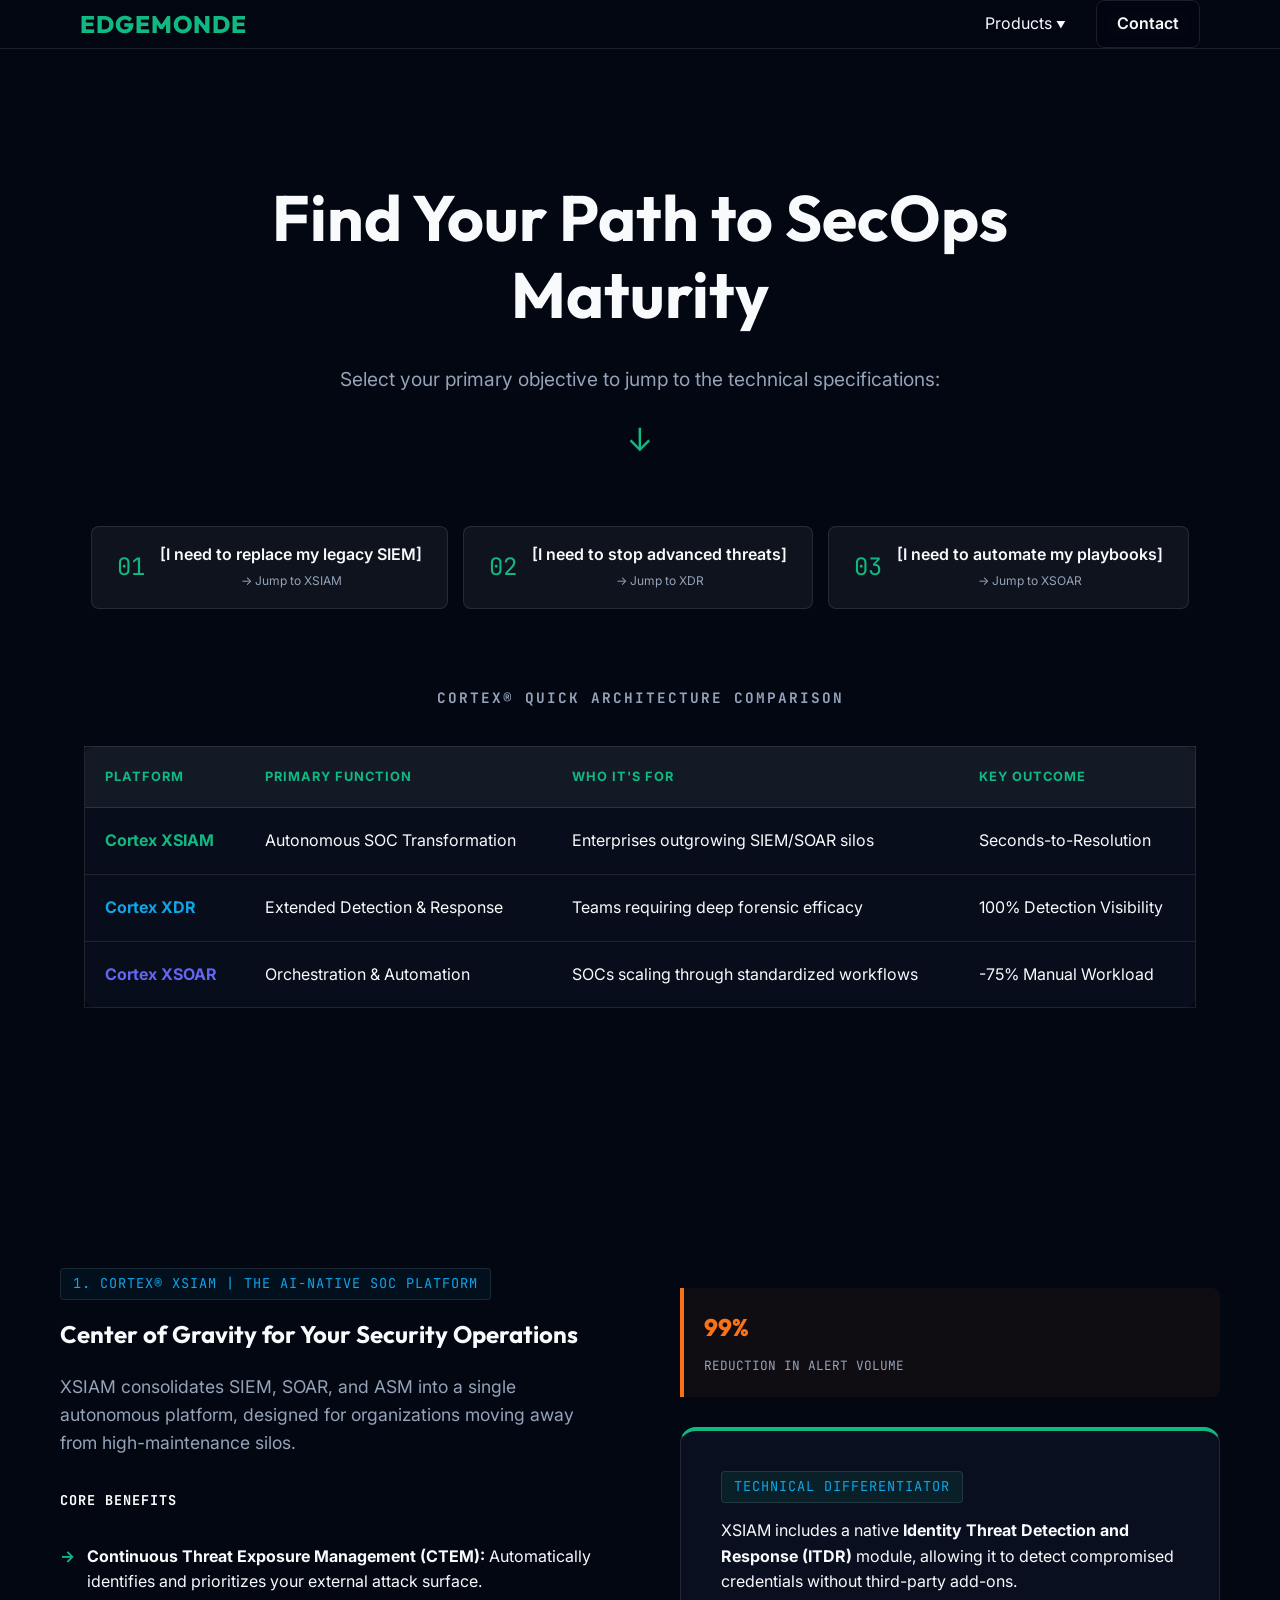
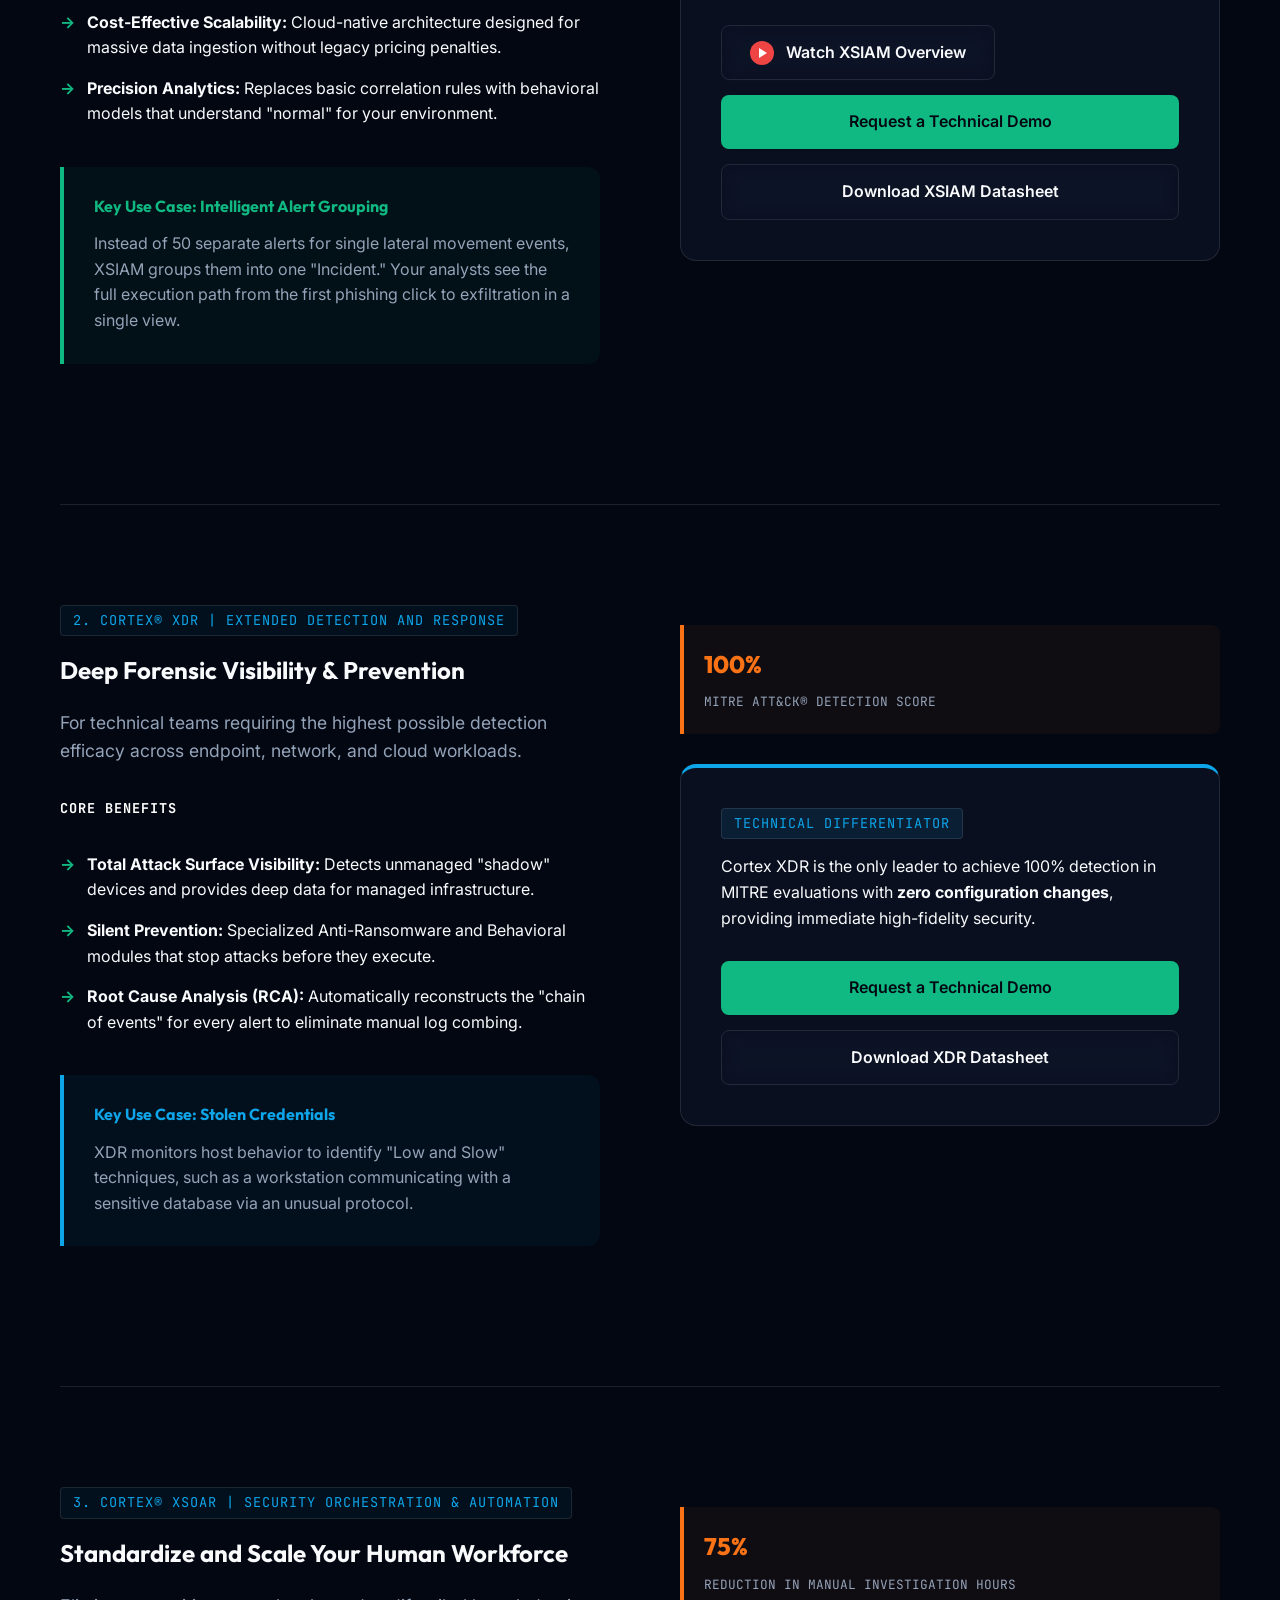
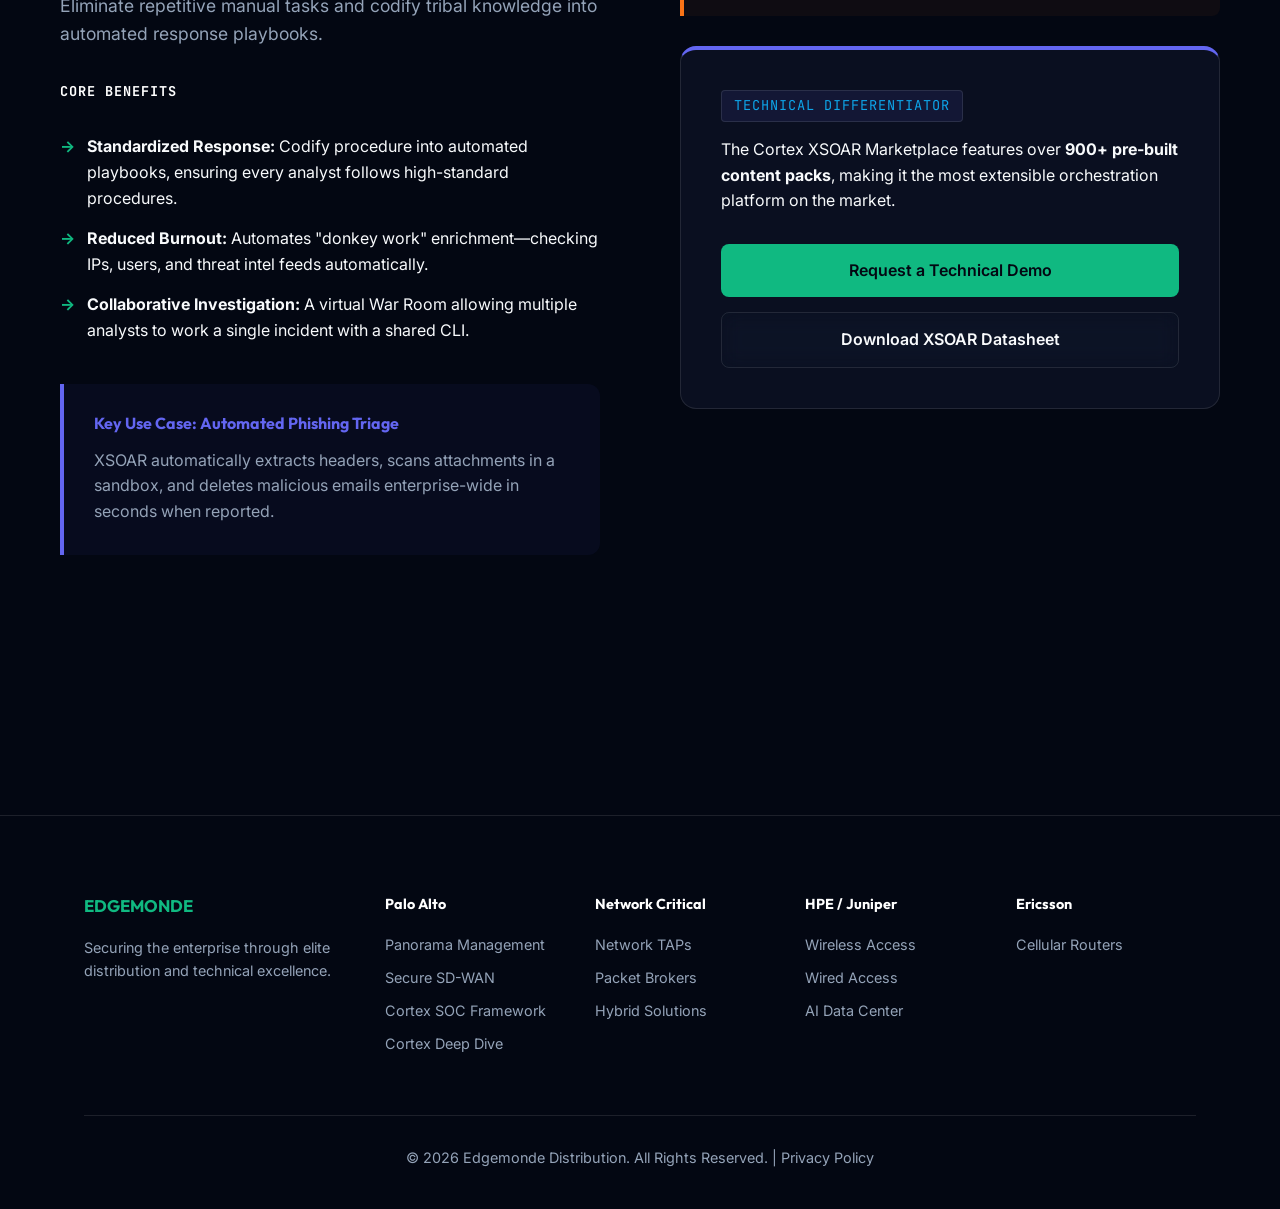
<file: cortex-deep-dive.html>
<!DOCTYPE html>
<html lang="en">

<head>
    <link rel="icon" type="image/png" href="favicon.png">
    <meta charset="UTF-8">
    <meta name="viewport" content="width=device-width, initial-scale=1.0">
    <title>Technical Deep Dive: Cortex® | Edgemonde</title>
    <meta name="description"
        content="Deep technical specifications for Cortex XSIAM, XDR, and XSOAR. Find your path to SecOps maturity with the industry's most powerful autonomous platform.">

    <meta name="referrer" content="strict-origin-when-cross-origin">

    <!-- Fonts -->
    <link rel="preconnect" href="https://fonts.googleapis.com">
    <link rel="preconnect" href="https://fonts.gstatic.com" crossorigin>
    <link
        href="https://fonts.googleapis.com/css2?family=Inter:wght@400;500;600&family=Outfit:wght@700;800&family=JetBrains+Mono:wght@500&display=swap"
        rel="stylesheet">

    <link rel="stylesheet" href="styles.css">

    <!-- SEO Schema -->
    <script type="application/ld+json">
    {
      "@context": "https://schema.org",
      "@type": "WebPage",
      "name": "Cortex® SOC Technical Deep Dive | Edgemonde",
      "description": "A technical breakdown of AI-driven autonomous security operations and the transformation of the modern SOC.",
      "url": "https://edgemonde.com/cortex-deep-dive.html",
      "about": [
        { "@type": "Thing", "name": "Artificial Intelligence in Security", "sameAs": "https://en.wikipedia.org/wiki/Artificial_intelligence_in_cybersecurity" },
        { "@type": "Thing", "name": "Automation", "sameAs": "https://en.wikipedia.org/wiki/Automation" }
      ],
      "mentions": [
        { "@type": "Product", "name": "XSIAM", "brand": { "@type": "Brand", "name": "Palo Alto Networks" } },
        { "@type": "Thing", "name": "SOC Transformation" }
      ]
    }
    </script>
    <style>
        .deep-dive-section {
            padding: 100px 0;
            border-bottom: 1px solid var(--color-border);
        }

        /* Specific CTA hover effects */
        .challenge-tab:hover {
            border-color: var(--color-primary);
            box-shadow: 0 0 15px var(--color-primary-glow);
        }
    </style>
</head>

<body>

    <!-- Header / Nav -->
    <header>
        <div class="container">
            <a href="index.html" class="logo"
                style="font-family: var(--font-heading); font-size: 1.5rem; letter-spacing: 1px; color: var(--color-primary); font-weight: 800;">
                EDGEMONDE</a>
            <nav>
                <ul class="nav-links">
                    <li class="has-dropdown">
                        <a href="index.html#portfolio">Products <small
                                style="font-size: 0.6rem; vertical-align: middle;">▼</small></a>
                        <ul class="dropdown">
                            <li
                                style="padding: 10px 20px; font-size: 0.7rem; color: var(--color-primary); text-transform: uppercase; letter-spacing: 1px;">
                                Palo Alto Networks</li>
                            <li><a href="panorama.html">Panorama™ Management</a></li>
                            <li><a href="sd-wan.html">Secure SD-WAN</a></li>
                            <li><a href="cortex-framework.html">Cortex® SOC Framework</a></li>
                            <li><a href="cortex-deep-dive.html">Cortex® Deep Dive</a></li>
                            <li
                                style="padding: 10px 20px; font-size: 0.7rem; color: var(--color-primary); text-transform: uppercase; letter-spacing: 1px; border-top: 1px solid var(--color-border);">
                                Network Critical</li>
                            <li><a href="network-taps.html">Network TAPs</a></li>
                            <li><a href="packet-brokers.html">Packet Brokers</a></li>
                            <li><a href="hybrid-visibility.html">Hybrid Solutions</a></li>
                            <li
                                style="padding: 10px 20px; font-size: 0.7rem; color: var(--color-primary); text-transform: uppercase; letter-spacing: 1px; border-top: 1px solid var(--color-border);">
                                HPE / Juniper</li>
                            <li><a href="wireless-access.html">Wireless Access</a></li>
                            <li><a href="wired-access.html">Wired Access</a></li>
                            <li><a href="ai-data-center.html">AI Data Center Solutions</a></li>
                            <li
                                style="padding: 10px 20px; font-size: 0.7rem; color: var(--color-primary); text-transform: uppercase; letter-spacing: 1px; border-top: 1px solid var(--color-border);">
                                Ericsson / Cradlepoint</li>
                            <li><a href="cellular-routers.html">Cellular Routers & Remote Management</a></li>
                        </ul>
                    </li>
                    <li><a href="index.html#contact" class="btn btn-secondary" style="padding: 10px 20px;">Contact</a>
                    </li>
                </ul>
            </nav>
        </div>
    </header>

    <main>
        <!-- Top Section / Selector -->
        <section id="selector" style="padding-top: 180px; padding-bottom: 80px;">
            <div class="container" style="text-align: center;">
                <div class="section-head animate" style="margin-bottom: 30px; margin-left: auto; margin-right: auto;">
                    <h1 style="font-size: clamp(2.5rem, 5vw, 4rem);">Find Your Path to SecOps Maturity</h1>
                </div>

                <div class="animate" style="margin-bottom: 40px;">
                    <p style="font-size: 1.2rem; color: var(--color-text-dim);">Select your primary objective to jump to
                        the technical specifications:</p>
                    <div class="selection-arrow">↓</div>
                </div>

                <div class="challenge-selector animate">
                    <div class="challenge-tab" data-target="xsiam">
                        <span class="technical-stat" style="font-size: 1.5rem;">01</span>
                        <div>
                            <p style="font-weight: 600;">[I need to replace my legacy SIEM]</p>
                            <small style="color: var(--color-text-dim); font-size: 0.75rem;">→ Jump to XSIAM</small>
                        </div>
                    </div>
                    <div class="challenge-tab" data-target="xdr">
                        <span class="technical-stat" style="font-size: 1.5rem;">02</span>
                        <div>
                            <p style="font-weight: 600;">[I need to stop advanced threats]</p>
                            <small style="color: var(--color-text-dim); font-size: 0.75rem;">→ Jump to XDR</small>
                        </div>
                    </div>
                    <div class="challenge-tab" data-target="xsoar">
                        <span class="technical-stat" style="font-size: 1.5rem;">03</span>
                        <div>
                            <p style="font-weight: 600;">[I need to automate my playbooks]</p>
                            <small style="color: var(--color-text-dim); font-size: 0.75rem;">→ Jump to XSOAR</small>
                        </div>
                    </div>
                </div>

                <!-- Comparison Table -->
                <div class="comparison-table-wrapper animate" style="margin-top: 80px;">
                    <h3
                        style="text-align: center; margin-bottom: 40px; color: var(--color-text-dim); font-family: var(--font-mono); font-size: 0.9rem; text-transform: uppercase; letter-spacing: 2px;">
                        Cortex® Quick Architecture Comparison</h3>
                    <table class="comparison-table glass">
                        <thead>
                            <tr>
                                <th>Platform</th>
                                <th>Primary Function</th>
                                <th>Who it's for</th>
                                <th>Key Outcome</th>
                            </tr>
                        </thead>
                        <tbody>
                            <tr>
                                <td style="color: var(--color-primary); font-weight: 700;">Cortex XSIAM</td>
                                <td>Autonomous SOC Transformation</td>
                                <td>Enterprises outgrowing SIEM/SOAR silos</td>
                                <td>Seconds-to-Resolution</td>
                            </tr>
                            <tr>
                                <td style="color: var(--color-secondary); font-weight: 700;">Cortex XDR</td>
                                <td>Extended Detection & Response</td>
                                <td>Teams requiring deep forensic efficacy</td>
                                <td>100% Detection Visibility</td>
                            </tr>
                            <tr>
                                <td style="color: var(--color-accent); font-weight: 700;">Cortex XSOAR</td>
                                <td>Orchestration & Automation</td>
                                <td>SOCs scaling through standardized workflows</td>
                                <td>-75% Manual Workload</td>
                            </tr>
                        </tbody>
                    </table>
                </div>
            </div>
        </section>

        <!-- Product Details Sections -->
        <section id="product-details" class="container" style="padding-bottom: 120px;">

            <!-- XSIAM -->
            <div id="xsiam" class="product-focus-card deep-dive-section animate">
                <div class="two-col" style="gap: 80px;">
                    <div>
                        <span class="mono-tag" style="margin-bottom: 20px;">1. CORTEX® XSIAM | THE AI-NATIVE SOC
                            PLATFORM</span>
                        <h2 style="margin-bottom: 24px;">Center of Gravity for Your Security Operations</h2>
                        <p style="font-size: 1.1rem; color: var(--color-text-dim); margin-bottom: 30px;">
                            XSIAM consolidates SIEM, SOAR, and ASM into a single autonomous platform, designed for
                            organizations moving away from high-maintenance silos.
                        </p>

                        <h4 class="mono-tag"
                            style="padding: 0; background: none; border: none; color: white; margin-bottom: 15px;">Core
                            Benefits</h4>
                        <div class="benefit-list" style="margin-bottom: 40px;">
                            <div class="benefit-item">
                                <p><strong>Continuous Threat Exposure Management (CTEM):</strong> Automatically
                                    identifies and prioritizes your external attack surface.</p>
                            </div>
                            <div class="benefit-item">
                                <p><strong>Cost-Effective Scalability:</strong> Cloud-native architecture designed for
                                    massive data ingestion without legacy pricing penalties.</p>
                            </div>
                            <div class="benefit-item">
                                <p><strong>Precision Analytics:</strong> Replaces basic correlation rules with
                                    behavioral models that understand "normal" for your environment.</p>
                            </div>
                        </div>

                        <div class="insight-box animate">
                            <h4 style="margin-bottom: 15px; color: var(--color-primary);">Key Use Case: Intelligent
                                Alert Grouping</h4>
                            <p style="font-size: 1rem; color: var(--color-text-dim);">
                                Instead of 50 separate alerts for single lateral movement events, XSIAM groups them into
                                one "Incident." Your analysts see the full execution path from the first phishing click
                                to exfiltration in a single view.
                            </p>
                        </div>
                    </div>

                    <div>
                        <div class="proof-point animate">
                            <span class="proof-point-stat">99%</span>
                            <span class="proof-point-label">Reduction in Alert Volume</span>
                        </div>

                        <div class="glass"
                            style="padding: 40px; margin-top: 30px; border-top: 4px solid var(--color-primary);">
                            <span class="mono-tag"
                                style="margin-bottom: 15px; background: rgba(16, 185, 129, 0.1);">Technical
                                Differentiator</span>
                            <p style="font-size: 1rem; line-height: 1.6; margin-bottom: 30px;">
                                XSIAM includes a native <strong>Identity Threat Detection and Response (ITDR)</strong>
                                module, allowing it to detect compromised credentials without third-party add-ons.
                            </p>
                            <a href="#" class="btn btn-secondary video-trigger"
                                data-video="https://www.youtube.com/embed/jT-BmuP-pto?autoplay=1&rel=0"
                                style="text-align: center; margin-bottom: 15px;"><span class="play-icon"></span> Watch
                                XSIAM Overview</a>

                            <div style="display: flex; gap: 15px; flex-direction: column;">
                                <a href="index.html#contact" class="btn btn-primary" style="text-align: center;">Request
                                    a Technical
                                    Demo</a>
                                <a href="https://www.paloaltonetworks.com/apps/pan/public/downloadResource?pagePath=/content/pan/en_US/resources/datasheets/cortex-xsiam"
                                    class="btn btn-secondary" style="text-align: center;" target="_blank"
                                    rel="noopener noreferrer">Download XSIAM
                                    Datasheet</a>
                            </div>
                        </div>
                    </div>
                </div>
            </div>

            <!-- XDR -->
            <div id="xdr" class="product-focus-card deep-dive-section animate">
                <div class="two-col" style="gap: 80px;">
                    <div>
                        <span class="mono-tag" style="margin-bottom: 20px;">2. CORTEX® XDR | EXTENDED DETECTION AND
                            RESPONSE</span>
                        <h2 style="margin-bottom: 24px;">Deep Forensic Visibility & Prevention</h2>
                        <p style="font-size: 1.1rem; color: var(--color-text-dim); margin-bottom: 30px;">
                            For technical teams requiring the highest possible detection efficacy across endpoint,
                            network, and cloud workloads.
                        </p>

                        <h4 class="mono-tag"
                            style="padding: 0; background: none; border: none; color: white; margin-bottom: 15px;">Core
                            Benefits</h4>
                        <div class="benefit-list" style="margin-bottom: 40px;">
                            <div class="benefit-item">
                                <p><strong>Total Attack Surface Visibility:</strong> Detects unmanaged "shadow" devices
                                    and provides deep data for managed infrastructure.</p>
                            </div>
                            <div class="benefit-item">
                                <p><strong>Silent Prevention:</strong> Specialized Anti-Ransomware and Behavioral
                                    modules that stop attacks before they execute.</p>
                            </div>
                            <div class="benefit-item">
                                <p><strong>Root Cause Analysis (RCA):</strong> Automatically reconstructs the "chain of
                                    events" for every alert to eliminate manual log combing.</p>
                            </div>
                        </div>

                        <div class="insight-box animate"
                            style="border-left-color: var(--color-secondary); background: rgba(14, 165, 233, 0.05);">
                            <h4 style="margin-bottom: 15px; color: var(--color-secondary);">Key Use Case: Stolen
                                Credentials</h4>
                            <p style="font-size: 1rem; color: var(--color-text-dim);">
                                XDR monitors host behavior to identify "Low and Slow" techniques, such as a workstation
                                communicating with a sensitive database via an unusual protocol.
                            </p>
                        </div>
                    </div>

                    <div>
                        <div class="proof-point animate" style="border-color: var(--color-brand-orange);">
                            <span class="proof-point-stat">100%</span>
                            <span class="proof-point-label">MITRE ATT&CK® Detection Score</span>
                        </div>

                        <div class="glass"
                            style="padding: 40px; margin-top: 30px; border-top: 4px solid var(--color-secondary);">
                            <span class="mono-tag"
                                style="margin-bottom: 15px; background: rgba(14, 165, 233, 0.1);">Technical
                                Differentiator</span>
                            <p style="font-size: 1rem; line-height: 1.6; margin-bottom: 30px;">
                                Cortex XDR is the only leader to achieve 100% detection in MITRE evaluations with
                                <strong>zero configuration changes</strong>, providing immediate high-fidelity security.
                            </p>

                            <div style="display: flex; gap: 15px; flex-direction: column;">
                                <a href="index.html#contact" class="btn btn-primary" style="text-align: center;">Request
                                    a Technical
                                    Demo</a>
                                <a href="#" class="btn btn-secondary" style="text-align: center;">Download XDR
                                    Datasheet</a>
                            </div>
                        </div>
                    </div>
                </div>
            </div>

            <!-- XSOAR -->
            <div id="xsoar" class="product-focus-card deep-dive-section animate" style="border-bottom: none;">
                <div class="two-col" style="gap: 80px;">
                    <div>
                        <span class="mono-tag" style="margin-bottom: 20px;">3. CORTEX® XSOAR | SECURITY ORCHESTRATION &
                            AUTOMATION</span>
                        <h2 style="margin-bottom: 24px;">Standardize and Scale Your Human Workforce</h2>
                        <p style="font-size: 1.1rem; color: var(--color-text-dim); margin-bottom: 30px;">
                            Eliminate repetitive manual tasks and codify tribal knowledge into automated response
                            playbooks.
                        </p>

                        <h4 class="mono-tag"
                            style="padding: 0; background: none; border: none; color: white; margin-bottom: 15px;">Core
                            Benefits</h4>
                        <div class="benefit-list" style="margin-bottom: 40px;">
                            <div class="benefit-item">
                                <p><strong>Standardized Response:</strong> Codify procedure into automated playbooks,
                                    ensuring every analyst follows high-standard procedures.</p>
                            </div>
                            <div class="benefit-item">
                                <p><strong>Reduced Burnout:</strong> Automates "donkey work" enrichment—checking IPs,
                                    users, and threat intel feeds automatically.</p>
                            </div>
                            <div class="benefit-item">
                                <p><strong>Collaborative Investigation:</strong> A virtual War Room allowing multiple
                                    analysts to work a single incident with a shared CLI.</p>
                            </div>
                        </div>

                        <div class="insight-box animate"
                            style="border-left-color: var(--color-accent); background: rgba(99, 102, 241, 0.05);">
                            <h4 style="margin-bottom: 15px; color: var(--color-accent);">Key Use Case: Automated
                                Phishing Triage</h4>
                            <p style="font-size: 1rem; color: var(--color-text-dim);">
                                XSOAR automatically extracts headers, scans attachments in a sandbox, and deletes
                                malicious emails enterprise-wide in seconds when reported.
                            </p>
                        </div>
                    </div>

                    <div>
                        <div class="proof-point animate" style="border-color: var(--color-brand-orange);">
                            <span class="proof-point-stat">75%</span>
                            <span class="proof-point-label">Reduction in Manual Investigation Hours</span>
                        </div>

                        <div class="glass"
                            style="padding: 40px; margin-top: 30px; border-top: 4px solid var(--color-accent);">
                            <span class="mono-tag"
                                style="margin-bottom: 15px; background: rgba(99, 102, 241, 0.1);">Technical
                                Differentiator</span>
                            <p style="font-size: 1rem; line-height: 1.6; margin-bottom: 30px;">
                                The Cortex XSOAR Marketplace features over <strong>900+ pre-built content
                                    packs</strong>, making it the most extensible orchestration platform on the market.
                            </p>

                            <div style="display: flex; gap: 15px; flex-direction: column;">
                                <a href="index.html#contact" class="btn btn-primary" style="text-align: center;">Request
                                    a Technical
                                    Demo</a>
                                <a href="#" class="btn btn-secondary" style="text-align: center;">Download XSOAR
                                    Datasheet</a>
                            </div>
                        </div>
                    </div>
                </div>
            </div>

        </section>
    </main>

    <footer>
        <div class="container">
            <div class="footer-grid">
                <div>
                    <h3 style="color: var(--color-primary); margin-bottom: 20px;">EDGEMONDE</h3>
                    <p>Securing the enterprise through elite distribution and technical excellence.</p>
                </div>
                <div>
                    <h4 style="color: white; margin-bottom: 20px;">Palo Alto</h4>
                    <ul style="display: grid; gap: 10px;">
                        <li><a href="panorama.html">Panorama Management</a></li>
                        <li><a href="sd-wan.html">Secure SD-WAN</a></li>
                        <li><a href="cortex-framework.html">Cortex SOC Framework</a></li>
                        <li><a href="cortex-deep-dive.html">Cortex Deep Dive</a></li>
                    </ul>
                </div>
                <div>
                    <h4 style="color: white; margin-bottom: 20px;">Network Critical</h4>
                    <ul style="display: grid; gap: 10px;">
                        <li><a href="network-taps.html">Network TAPs</a></li>
                        <li><a href="packet-brokers.html">Packet Brokers</a></li>
                        <li><a href="hybrid-visibility.html">Hybrid Solutions</a></li>
                    </ul>
                </div>
                <div>
                    <h4 style="color: white; margin-bottom: 20px;">HPE / Juniper</h4>
                    <ul style="display: grid; gap: 10px;">
                        <li><a href="wireless-access.html">Wireless Access</a></li>
                        <li><a href="wired-access.html">Wired Access</a></li>
                        <li><a href="ai-data-center.html">AI Data Center</a></li>
                    </ul>
                </div>
                <div>
                    <h4 style="color: white; margin-bottom: 20px;">Ericsson</h4>
                    <ul style="display: grid; gap: 10px;">
                        <li><a href="cellular-routers.html">Cellular Routers</a></li>
                    </ul>
                </div>
            </div>
            <p style="border-top: 1px solid var(--color-border); padding-top: 30px; text-align: center;">&copy; 2026
                Edgemonde Distribution. All Rights Reserved. | <a href="privacy-policy.html"
                    style="color: var(--color-text-dim); text-decoration: none;">Privacy Policy</a></p>
        </div>
    </footer>

    <!-- Video Modal -->
    <div class="modal-overlay">
        <div class="modal-content">
            <button class="modal-close">&times;</button>
            <iframe src=""
                allow="accelerometer; autoplay; clipboard-write; encrypted-media; gyroscope; picture-in-picture; web-share"
                referrerpolicy="strict-origin-when-cross-origin" allowfullscreen></iframe>
        </div>
    </div>

    <script src="main.js"></script>
</body>

</html>
</file>
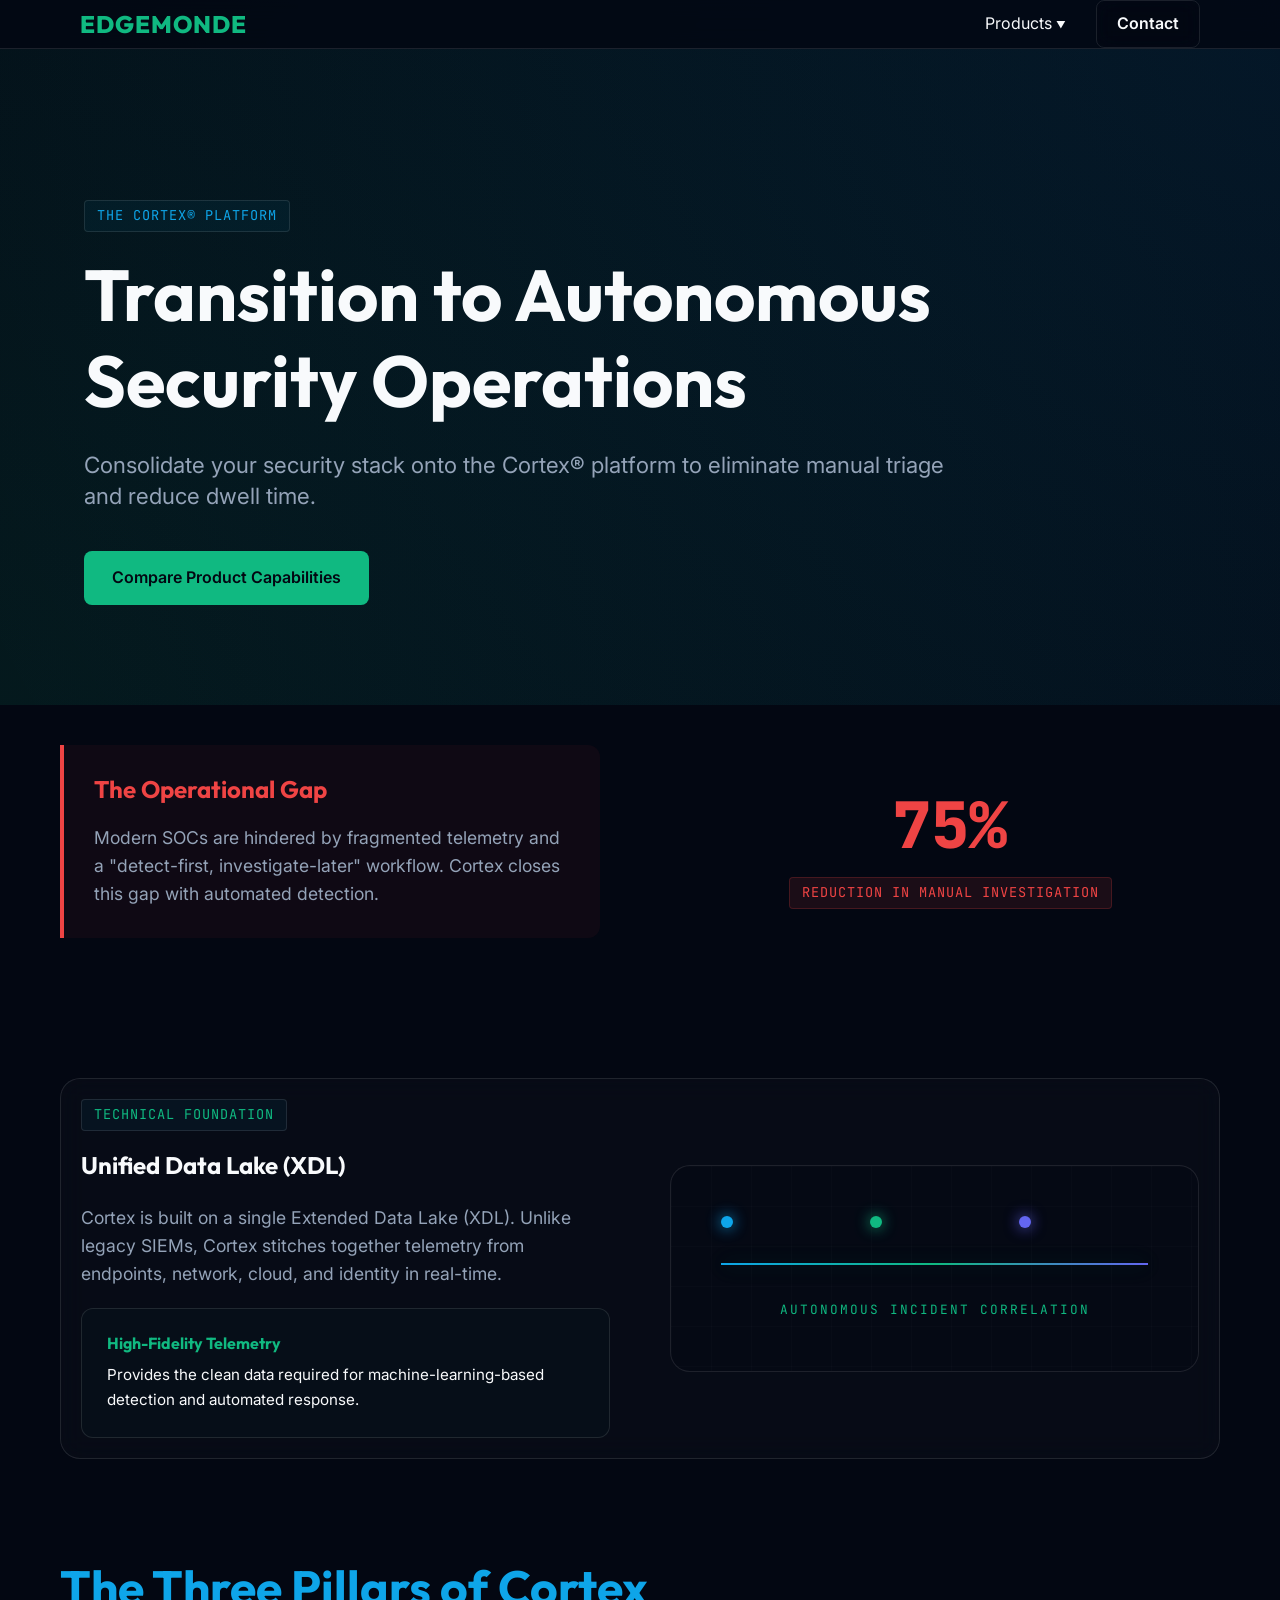
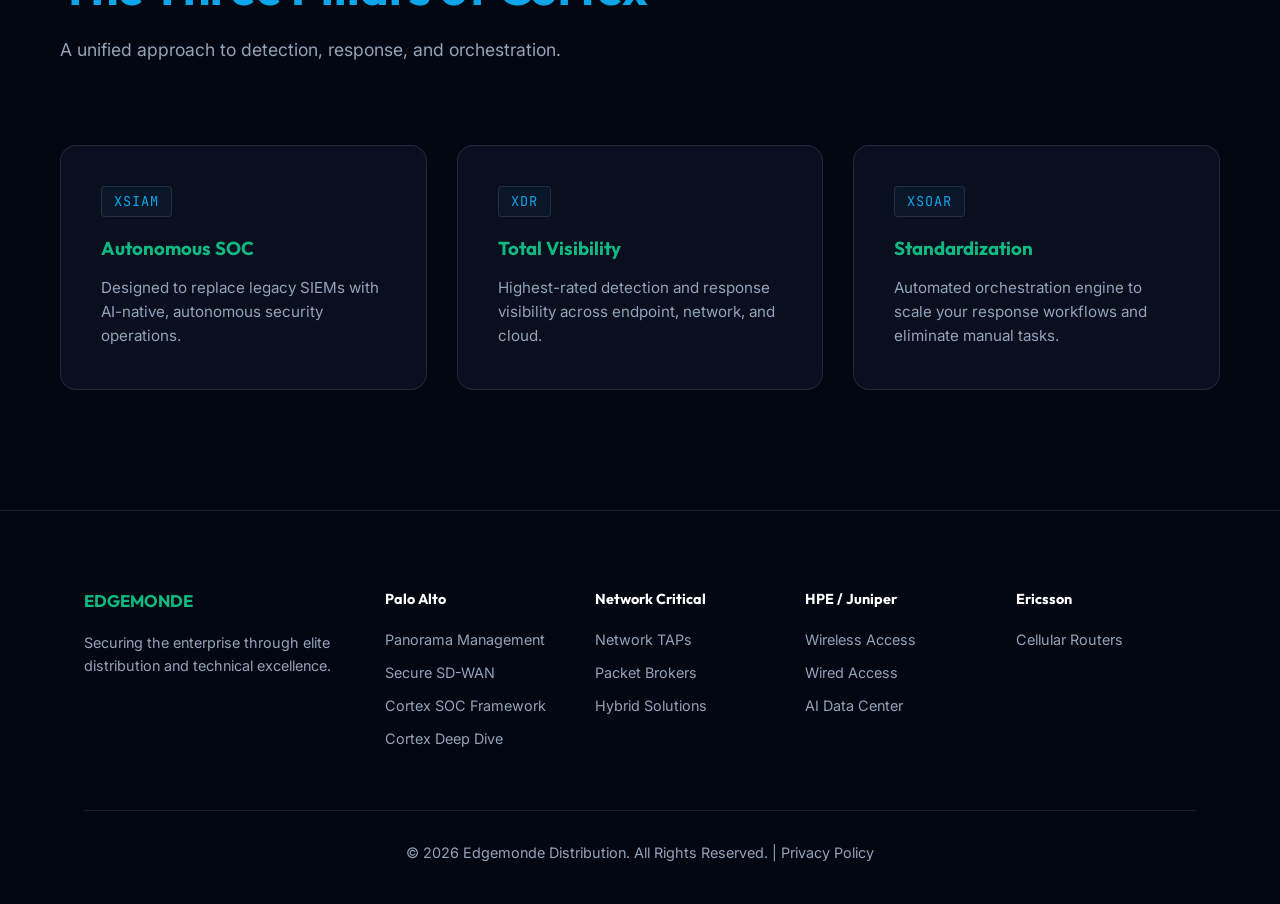
<file: cortex-framework.html>
<!DOCTYPE html>
<html lang="en">

<head>
    <link rel="icon" type="image/png" href="favicon.png">
    <meta charset="UTF-8">
    <meta name="viewport" content="width=device-width, initial-scale=1.0">
    <title>AI-Driven SOC Framework | Edgemonde</title>
    <meta name="description"
        content="Transition from reactive to autonomous security operations with the Cortex® platform. Consolidate your security stack and eliminate manual triage.">

    <meta name="referrer" content="strict-origin-when-cross-origin">

    <!-- Fonts -->
    <link rel="preconnect" href="https://fonts.googleapis.com">
    <link rel="preconnect" href="https://fonts.gstatic.com" crossorigin>
    <link
        href="https://fonts.googleapis.com/css2?family=Inter:wght@400;500;600&family=Outfit:wght@700;800&family=JetBrains+Mono:wght@500&display=swap"
        rel="stylesheet">

    <link rel="stylesheet" href="styles.css">

    <!-- SEO Schema -->
    <script type="application/ld+json">
    {
      "@context": "https://schema.org",
      "@type": "WebPage",
      "name": "Cortex® AI-Driven SOC Framework | Edgemonde",
      "description": "The industry's most comprehensive solution for autonomous security operations. XSIAM, XDR, and XSOAR.",
      "url": "https://edgemonde.com/cortex-framework.html",
      "about": [
        { "@type": "Thing", "name": "Security Operations Center", "sameAs": "https://en.wikipedia.org/wiki/Security_operations_center" },
        { "@type": "Thing", "name": "Detection and Response", "sameAs": "https://en.wikipedia.org/wiki/Extended_detection_and_response" }
      ],
      "mentions": [
        { "@type": "Product", "name": "Cortex XSIAM", "brand": { "@type": "Brand", "name": "Palo Alto Networks" } },
        { "@type": "Product", "name": "Cortex XDR", "brand": { "@type": "Brand", "name": "Palo Alto Networks" } },
        { "@type": "Product", "name": "Cortex XSOAR", "brand": { "@type": "Brand", "name": "Palo Alto Networks" } }
      ]
    }
    </script>
</head>

<body>

    <!-- Header / Nav -->
    <header>
        <div class="container">
            <a href="index.html" class="logo"
                style="font-family: var(--font-heading); font-size: 1.5rem; letter-spacing: 1px; color: var(--color-primary); font-weight: 800;">
                EDGEMONDE</a>
            <nav>
                <ul class="nav-links">
                    <li class="has-dropdown">
                        <a href="index.html#portfolio">Products <small
                                style="font-size: 0.6rem; vertical-align: middle;">▼</small></a>
                        <ul class="dropdown">
                            <li
                                style="padding: 10px 20px; font-size: 0.7rem; color: var(--color-primary); text-transform: uppercase; letter-spacing: 1px;">
                                Palo Alto Networks</li>
                            <li><a href="panorama.html">Panorama™ Management</a></li>
                            <li><a href="sd-wan.html">Secure SD-WAN</a></li>
                            <li><a href="cortex-framework.html">Cortex® SOC Framework</a></li>
                            <li><a href="cortex-deep-dive.html">Cortex® Deep Dive</a></li>
                            <li
                                style="padding: 10px 20px; font-size: 0.7rem; color: var(--color-primary); text-transform: uppercase; letter-spacing: 1px; border-top: 1px solid var(--color-border);">
                                Network Critical</li>
                            <li><a href="network-taps.html">Network TAPs</a></li>
                            <li><a href="packet-brokers.html">Packet Brokers</a></li>
                            <li><a href="hybrid-visibility.html">Hybrid Solutions</a></li>
                            <li
                                style="padding: 10px 20px; font-size: 0.7rem; color: var(--color-primary); text-transform: uppercase; letter-spacing: 1px; border-top: 1px solid var(--color-border);">
                                HPE / Juniper</li>
                            <li><a href="wireless-access.html">Wireless Access</a></li>
                            <li><a href="wired-access.html">Wired Access</a></li>
                            <li><a href="ai-data-center.html">AI Data Center Solutions</a></li>
                            <li
                                style="padding: 10px 20px; font-size: 0.7rem; color: var(--color-primary); text-transform: uppercase; letter-spacing: 1px; border-top: 1px solid var(--color-border);">
                                Ericsson / Cradlepoint</li>
                            <li><a href="cellular-routers.html">Cellular Routers & Remote Management</a></li>
                        </ul>
                    </li>
                    <li><a href="index.html#contact" class="btn btn-secondary" style="padding: 10px 20px;">Contact</a>
                    </li>
                </ul>
            </nav>
        </div>
    </header>

    <main>
        <!-- Hero Section (Global Paradigm) -->
        <section class="product-hero">
            <div class="container">
                <div style="max-width: 900px;">
                    <span class="mono-tag animate">THE CORTEX® PLATFORM</span>
                    <h1 style="font-size: clamp(2.5rem, 6vw, 4.5rem); margin-top: 20px; margin-bottom: 24px;"
                        class="animate">
                        Transition to Autonomous Security Operations
                    </h1>
                    <p style="font-size: 1.4rem; color: var(--color-text-dim); margin-bottom: 40px; line-height: 1.4;"
                        class="animate">
                        Consolidate your security stack onto the Cortex® platform to eliminate manual triage and reduce
                        dwell time.
                    </p>
                    <div class="hero-btns animate">
                        <a href="cortex-deep-dive.html" class="btn btn-primary">Compare Product Capabilities</a>
                    </div>
                </div>
            </div>
        </section>

        <!-- The Operational Gap (Global Insight Paradigm) -->
        <section class="container">
            <div class="two-col" style="align-items: center; gap: 80px;">
                <div class="insight-box animate"
                    style="border-left-color: #ef4444; background: rgba(239, 68, 68, 0.05);">
                    <h2 style="color: #ef4444; margin-bottom: 20px;">The Operational Gap</h2>
                    <p style="font-size: 1.1rem; color: var(--color-text-dim);">
                        Modern SOCs are hindered by fragmented telemetry and a "detect-first,
                        investigate-later" workflow. Cortex closes this gap with automated detection.
                    </p>
                </div>
                <div class="animate" style="text-align: center;">
                    <div class="technical-stat" style="font-size: 4rem; font-weight: 800; color: #ef4444;">75%</div>
                    <p class="mono-tag"
                        style="background: rgba(239, 68, 68, 0.1); border-color: rgba(239, 68, 68, 0.2); color: #ef4444;">
                        Reduction in Manual Investigation</p>
                </div>
            </div>
        </section>

        <!-- Unified Data Lake (Technical Specs Paradigm) -->
        <section id="foundation" style="padding: 100px 0;">
            <div class="container">
                <div class="stitching-container animate glass">
                    <div class="two-col" style="gap: 60px; align-items: center;">
                        <div>
                            <span class="mono-tag" style="color: var(--color-primary);">Technical Foundation</span>
                            <h2 style="margin-top: 20px; margin-bottom: 24px;">Unified Data Lake (XDL)</h2>
                            <p style="font-size: 1.1rem; color: var(--color-text-dim); margin-bottom: 20px;">
                                Cortex is built on a single Extended Data Lake (XDL). Unlike legacy SIEMs, Cortex
                                stitches together telemetry from endpoints, network, cloud, and identity in real-time.
                            </p>
                            <div class="use-case-item animate"
                                style="margin-top: 20px; background: rgba(16, 185, 129, 0.02);">
                                <div>
                                    <h4 style="color: var(--color-primary); margin-bottom: 10px;">High-Fidelity
                                        Telemetry</h4>
                                    <p style="font-size: 0.95rem;">Provides the clean data required for
                                        machine-learning-based detection and automated response.</p>
                                </div>
                            </div>
                        </div>
                        <div
                            style="background: rgba(3, 7, 18, 0.4); padding: 50px; border-radius: 20px; border: 1px solid var(--color-border); position: relative; overflow: hidden;">
                            <div class="bg-grid" style="position: absolute; inset: 0; opacity: 0.2;"></div>
                            <div
                                style="position: relative; z-index: 1; display: grid; grid-template-columns: repeat(3, 1fr); gap: 20px;">
                                <div
                                    style="width: 12px; height: 12px; background: var(--color-secondary); border-radius: 50%; box-shadow: 0 0 15px var(--color-secondary);">
                                </div>
                                <div
                                    style="width: 12px; height: 12px; background: var(--color-primary); border-radius: 50%; box-shadow: 0 0 15px var(--color-primary);">
                                </div>
                                <div
                                    style="width: 12px; height: 12px; background: var(--color-accent); border-radius: 50%; box-shadow: 0 0 15px var(--color-accent);">
                                </div>
                                <div
                                    style="grid-column: span 3; height: 2px; background: linear-gradient(90deg, var(--color-secondary), var(--color-primary), var(--color-accent)); margin: 15px 0; box-shadow: 0 0 20px var(--color-primary-glow);">
                                </div>
                                <div
                                    style="grid-column: span 3; text-align: center; font-family: var(--font-mono); font-size: 0.8rem; color: var(--color-primary); letter-spacing: 2px;">
                                    AUTONOMOUS INCIDENT CORRELATION</div>
                            </div>
                        </div>
                    </div>
                </div>
            </div>
        </section>

        <!-- The Three Pillars (Feature Grid Paradigm) -->
        <section id="pillars" class="container" style="padding-bottom: 120px;">
            <div class="section-head animate" style="margin-bottom: 80px;">
                <h2 style="color: var(--color-secondary);">The Three Pillars of Cortex</h2>
                <p>A unified approach to detection, response, and orchestration.</p>
            </div>

            <div class="pillar-grid">
                <div class="feature-card glass animate" onclick="window.location.href='cortex-deep-dive.html'"
                    style="cursor: pointer;">
                    <div class="mono-tag" style="margin-bottom: 20px;">XSIAM</div>
                    <h3>Autonomous SOC</h3>
                    <p>Designed to replace legacy SIEMs with AI-native, autonomous security operations.</p>
                </div>

                <div class="feature-card glass animate" onclick="window.location.href='cortex-deep-dive.html'"
                    style="cursor: pointer;">
                    <div class="mono-tag" style="margin-bottom: 20px;">XDR</div>
                    <h3>Total Visibility</h3>
                    <p>Highest-rated detection and response visibility across endpoint, network, and cloud.</p>
                </div>

                <div class="feature-card glass animate" onclick="window.location.href='cortex-deep-dive.html'"
                    style="cursor: pointer;">
                    <div class="mono-tag" style="margin-bottom: 20px;">XSOAR</div>
                    <h3>Standardization</h3>
                    <p>Automated orchestration engine to scale your response workflows and eliminate manual tasks.</p>
                </div>
            </div>
        </section>
    </main>

    <footer>
        <div class="container">
            <div class="footer-grid">
                <div>
                    <h3 style="color: var(--color-primary); margin-bottom: 20px;">EDGEMONDE</h3>
                    <p>Securing the enterprise through elite distribution and technical excellence.</p>
                </div>
                <div>
                    <h4 style="color: white; margin-bottom: 20px;">Palo Alto</h4>
                    <ul style="display: grid; gap: 10px;">
                        <li><a href="panorama.html">Panorama Management</a></li>
                        <li><a href="sd-wan.html">Secure SD-WAN</a></li>
                        <li><a href="cortex-framework.html">Cortex SOC Framework</a></li>
                        <li><a href="cortex-deep-dive.html">Cortex Deep Dive</a></li>
                    </ul>
                </div>
                <div>
                    <h4 style="color: white; margin-bottom: 20px;">Network Critical</h4>
                    <ul style="display: grid; gap: 10px;">
                        <li><a href="network-taps.html">Network TAPs</a></li>
                        <li><a href="packet-brokers.html">Packet Brokers</a></li>
                        <li><a href="hybrid-visibility.html">Hybrid Solutions</a></li>
                    </ul>
                </div>
                <div>
                    <h4 style="color: white; margin-bottom: 20px;">HPE / Juniper</h4>
                    <ul style="display: grid; gap: 10px;">
                        <li><a href="wireless-access.html">Wireless Access</a></li>
                        <li><a href="wired-access.html">Wired Access</a></li>
                        <li><a href="ai-data-center.html">AI Data Center</a></li>
                    </ul>
                </div>
                <div>
                    <h4 style="color: white; margin-bottom: 20px;">Ericsson</h4>
                    <ul style="display: grid; gap: 10px;">
                        <li><a href="cellular-routers.html">Cellular Routers</a></li>
                    </ul>
                </div>
            </div><p style="border-top: 1px solid var(--color-border); padding-top: 30px; text-align: center;">&copy; 2026 Edgemonde Distribution. All Rights Reserved. | <a href="privacy-policy.html" style="color: var(--color-text-dim); text-decoration: none;">Privacy Policy</a></p>
        </div>
    </footer>

    <!-- Video Modal -->
    <div class="modal-overlay">
        <div class="modal-content">
            <button class="modal-close">&times;</button>
            <iframe src=""
                allow="accelerometer; autoplay; clipboard-write; encrypted-media; gyroscope; picture-in-picture; web-share"
                referrerpolicy="strict-origin-when-cross-origin" allowfullscreen></iframe>
        </div>
    </div>

    <script src="main.js"></script>
</body>

</html>
</file>
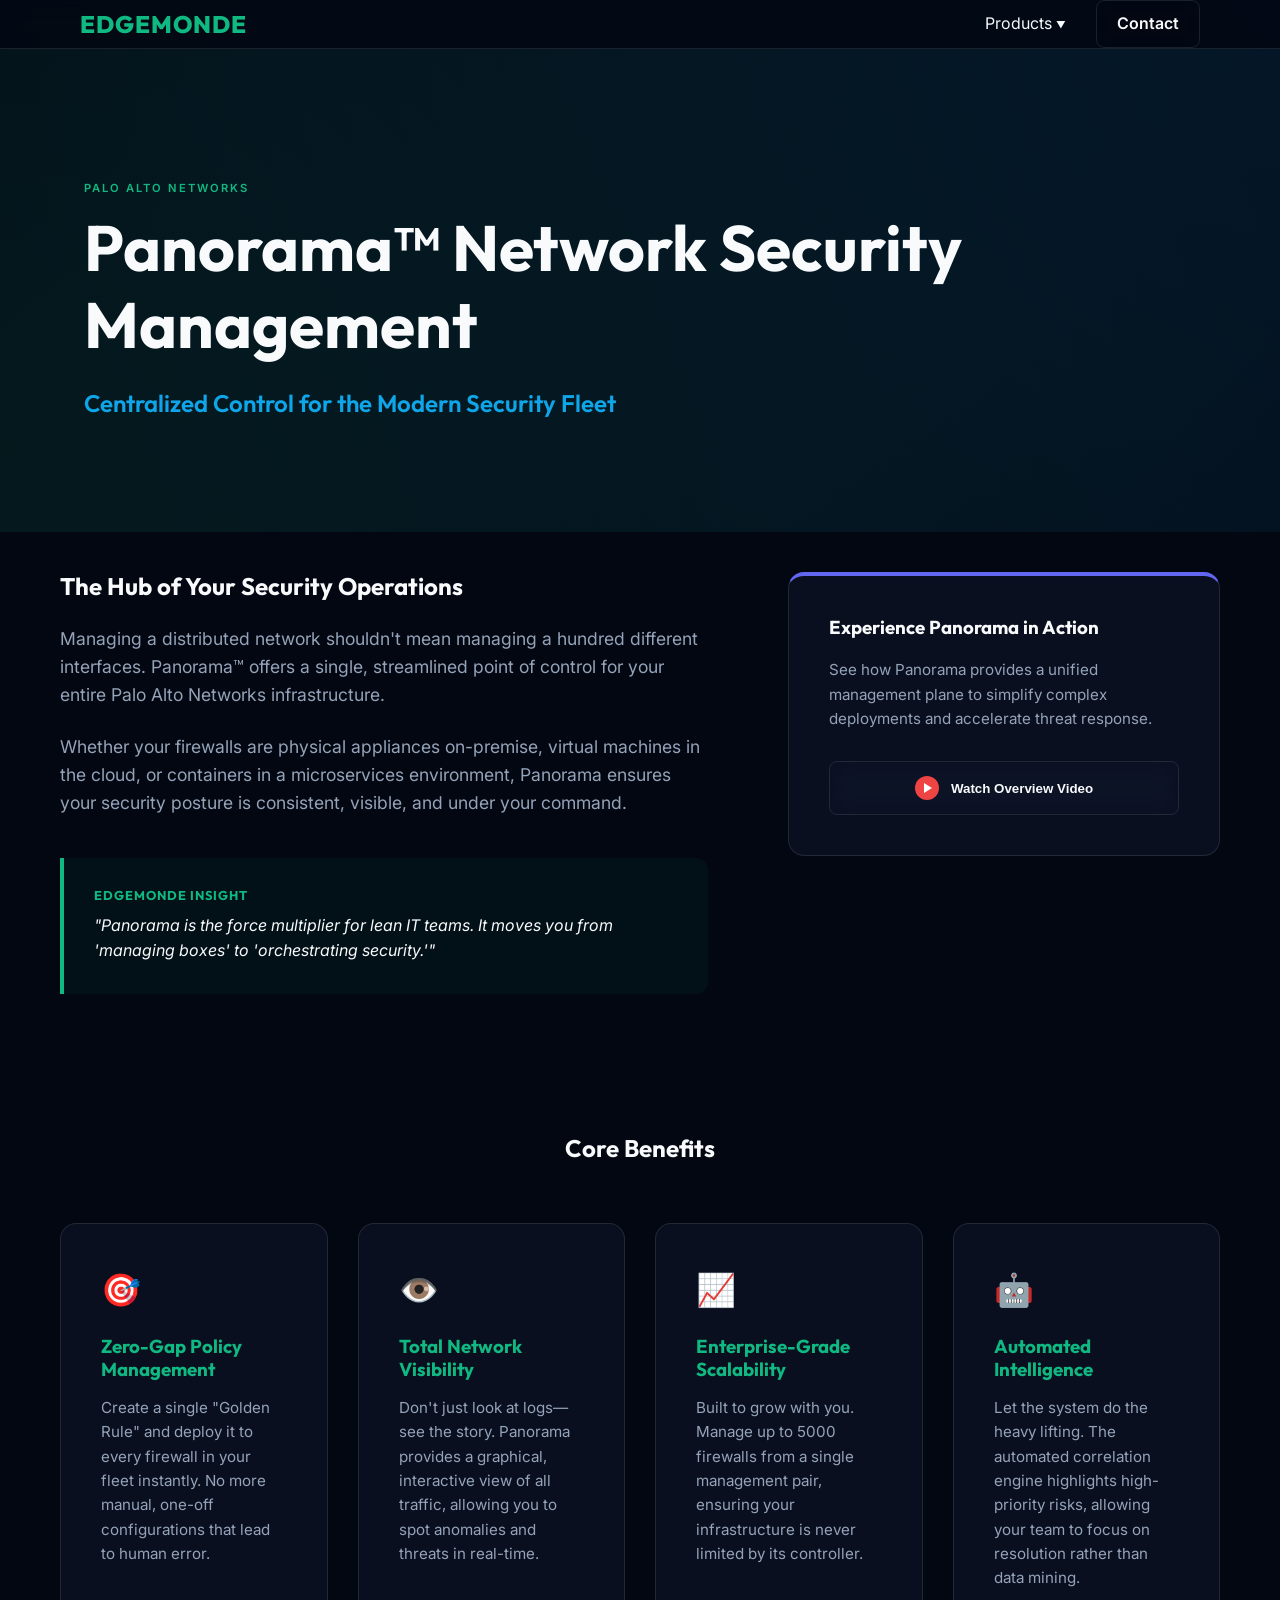
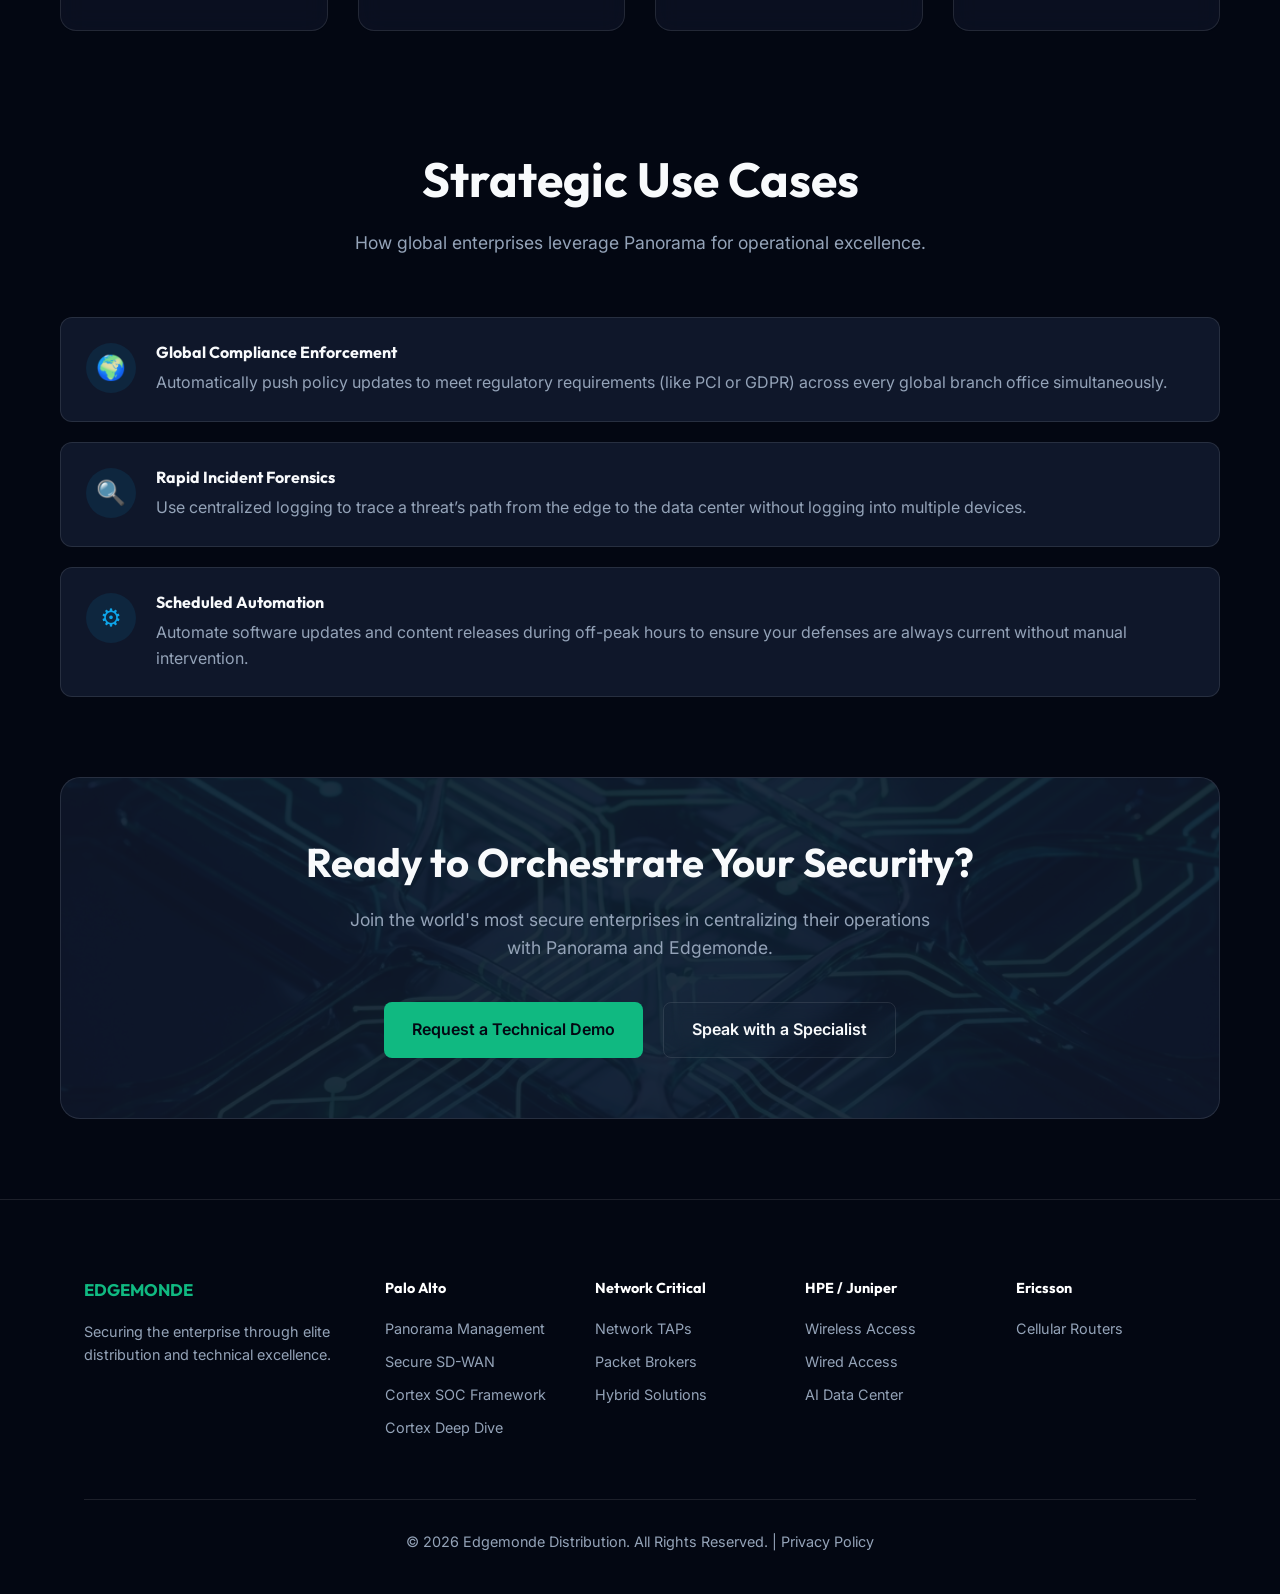
<file: panorama.html>
<!DOCTYPE html>
<html lang="en">

<head>
    <link rel="icon" type="image/png" href="favicon.png">
    <meta charset="UTF-8">
    <meta name="viewport" content="width=device-width, initial-scale=1.0">
    <title>Panorama™ Management | Edgemonde</title>
    <meta name="description"
        content="Panorama™ Network Security Management: Centralized control for your entire Palo Alto Networks infrastructure. Consistent security posture across physical, virtual, and cloud environments.">

    <meta name="referrer" content="strict-origin-when-cross-origin">

    <!-- Fonts -->
    <link rel="preconnect" href="https://fonts.googleapis.com">
    <link rel="preconnect" href="https://fonts.gstatic.com" crossorigin>
    <link href="https://fonts.googleapis.com/css2?family=Inter:wght@400;500;600&family=Outfit:wght@700;800&display=swap"
        rel="stylesheet">

    <link rel="stylesheet" href="styles.css">

    <!-- SEO Schema -->
    <script type="application/ld+json">
    {
      "@context": "https://schema.org",
      "@type": "WebPage",
      "name": "Panorama™ Network Security Management | Edgemonde",
      "description": "Streamline security operations with centralized management for your Palo Alto Networks environment.",
      "url": "https://edgemonde.com/panorama.html",
      "about": [
        { "@type": "Thing", "name": "Network Security Management", "sameAs": "https://en.wikipedia.org/wiki/Network_security" },
        { "@type": "Product", "name": "Panorama", "brand": { "@type": "Brand", "name": "Palo Alto Networks" } }
      ],
      "mentions": [
        { "@type": "Thing", "name": "Centralized Management", "sameAs": "https://en.wikipedia.org/wiki/Centralized_management" },
        { "@type": "Thing", "name": "Security Policy", "sameAs": "https://en.wikipedia.org/wiki/Security_policy" }
      ]
    }
    </script>
    <style>
        .product-hero {
            padding-top: 180px;
            padding-bottom: 80px;
            background: radial-gradient(circle at top right, rgba(14, 165, 233, 0.1), transparent),
                radial-gradient(circle at bottom left, rgba(16, 185, 129, 0.1), transparent);
        }

        .insight-box {
            background: rgba(16, 185, 129, 0.05);
            border-left: 4px solid var(--color-primary);
            padding: 30px;
            border-radius: 0 12px 12px 0;
            margin: 40px 0;
        }

        .benefit-grid {
            display: grid;
            grid-template-columns: repeat(auto-fit, minmax(250px, 1fr));
            gap: 30px;
            margin-top: 60px;
        }

        .use-case-list {
            display: grid;
            gap: 20px;
            margin-top: 40px;
        }

        .use-case-item {
            padding: 25px;
            background: var(--color-surface);
            border: 1px solid var(--color-border);
            border-radius: 12px;
            display: flex;
            gap: 20px;
            align-items: flex-start;
        }

        .use-case-icon {
            font-size: 1.5rem;
            color: var(--color-secondary);
            background: rgba(14, 165, 233, 0.1);
            width: 50px;
            height: 50px;
            display: flex;
            align-items: center;
            justify-content: center;
            border-radius: 50%;
            flex-shrink: 0;
        }

        .video-cta {
            background: var(--color-surface);
            border: 1px solid var(--color-border);
            border-radius: 20px;
            padding: 60px;
            text-align: center;
            margin: 80px 0;
            position: relative;
            overflow: hidden;
        }

        .video-cta::before {
            content: '';
            position: absolute;
            top: 0;
            left: 0;
            width: 100%;
            height: 100%;
            background: url('hero-bg.png') center/cover;
            opacity: 0.1;
            z-index: 0;
        }

        .video-cta-content {
            position: relative;
            z-index: 1;
        }
    </style>
</head>

<body>

    <!-- Header / Nav -->
    <header>
        <div class="container">
            <a href="index.html" class="logo"
                style="font-family: var(--font-heading); font-size: 1.5rem; letter-spacing: 1px; color: var(--color-primary); font-weight: 800;">
                EDGEMONDE</a>
            <nav>
                <ul class="nav-links">
                    <li class="has-dropdown">
                        <a href="index.html#portfolio">Products <small
                                style="font-size: 0.6rem; vertical-align: middle;">▼</small></a>
                        <ul class="dropdown">
                            <li
                                style="padding: 10px 20px; font-size: 0.7rem; color: var(--color-primary); text-transform: uppercase; letter-spacing: 1px;">
                                Palo Alto Networks</li>
                            <li><a href="panorama.html">Panorama™ Management</a></li>
                            <li><a href="sd-wan.html">Secure SD-WAN</a></li>
                            <li><a href="cortex-framework.html">Cortex® SOC Framework</a></li>
                            <li><a href="cortex-deep-dive.html">Cortex® Deep Dive</a></li>
                            <li
                                style="padding: 10px 20px; font-size: 0.7rem; color: var(--color-primary); text-transform: uppercase; letter-spacing: 1px; border-top: 1px solid var(--color-border);">
                                Network Critical</li>
                            <li><a href="network-taps.html">Network TAPs</a></li>
                            <li><a href="packet-brokers.html">Packet Brokers</a></li>
                            <li><a href="hybrid-visibility.html">Hybrid Solutions</a></li>
                            <li
                                style="padding: 10px 20px; font-size: 0.7rem; color: var(--color-primary); text-transform: uppercase; letter-spacing: 1px; border-top: 1px solid var(--color-border);">
                                HPE / Juniper</li>
                            <li><a href="wireless-access.html">Wireless Access</a></li>
                            <li><a href="wired-access.html">Wired Access</a></li>
                            <li><a href="ai-data-center.html">AI Data Center Solutions</a></li>
                            <li
                                style="padding: 10px 20px; font-size: 0.7rem; color: var(--color-primary); text-transform: uppercase; letter-spacing: 1px; border-top: 1px solid var(--color-border);">
                                Ericsson / Cradlepoint</li>
                            <li><a href="cellular-routers.html">Cellular Routers & Remote Management</a></li>
                        </ul>
                    </li>
                    <li><a href="index.html#contact" class="btn btn-secondary" style="padding: 10px 20px;">Contact</a>
                    </li>
                </ul>
            </nav>
        </div>
    </header>

    <main>
        <!-- Hero Section -->
        <section class="product-hero">
            <div class="container">
                <div style="max-width: 900px;">
                    <span class="resource-tag animate" style="font-weight: 600; letter-spacing: 2px;">PALO ALTO
                        NETWORKS</span>
                    <h1 style="font-size: clamp(2.5rem, 5vw, 4.5rem); margin-bottom: 20px;" class="animate">Panorama™
                        Network Security Management</h1>
                    <p style="font-size: 1.5rem; color: var(--color-secondary); font-family: var(--font-heading); font-weight: 600; margin-bottom: 30px;"
                        class="animate">
                        Centralized Control for the Modern Security Fleet
                    </p>
                </div>
            </div>
        </section>

        <!-- Main Content -->
        <section class="container mt-40" style="padding-top: 0;">
            <div class="two-col" style="grid-template-columns: 1.5fr 1fr; gap: 80px; align-items: start;">
                <div class="animate">
                    <h2 style="margin-bottom: 24px;">The Hub of Your Security Operations</h2>
                    <p style="font-size: 1.1rem; color: var(--color-text-dim); margin-bottom: 24px;">
                        Managing a distributed network shouldn't mean managing a hundred different interfaces. Panorama™
                        offers a single, streamlined point of control for your entire Palo Alto Networks infrastructure.
                    </p>
                    <p style="font-size: 1.1rem; color: var(--color-text-dim); margin-bottom: 24px;">
                        Whether your firewalls are physical appliances on-premise, virtual machines in the cloud, or
                        containers in a microservices environment, Panorama ensures your security posture is consistent,
                        visible, and under your command.
                    </p>

                    <div class="insight-box">
                        <h4
                            style="color: var(--color-primary); margin-bottom: 10px; text-transform: uppercase; font-size: 0.8rem; letter-spacing: 1px;">
                            Edgemonde Insight</h4>
                        <p style="font-style: italic; color: var(--color-text-main);">
                            "Panorama is the force multiplier for lean IT teams. It moves you from 'managing boxes' to
                            'orchestrating security.'"
                        </p>
                    </div>
                </div>

                <div class="glass animate" style="padding: 40px; border-top: 4px solid var(--color-accent);">
                    <h3 style="margin-bottom: 20px;">Experience Panorama in Action</h3>
                    <p style="color: var(--color-text-dim); margin-bottom: 30px; font-size: 0.95rem;">
                        See how Panorama provides a unified management plane to simplify complex deployments and
                        accelerate threat response.
                    </p>
                    <button class="btn btn-secondary video-trigger"
                        data-video="https://www.youtube.com/embed/afE_abcNXRQ?si=PJW4Fh1vr-RXQAXx&autoplay=1"
                        style="width: 100%; text-align: center;"><span class="play-icon"></span> Watch Overview
                        Video</button>
                </div>
            </div>

            <!-- Core Benefits -->
            <div style="margin-top: 100px;">
                <h2 class="animate" style="text-align: center;">Core Benefits</h2>
                <div class="benefit-grid">
                    <div class="feature-card glass animate">
                        <div style="font-size: 2rem; margin-bottom: 20px;">🎯</div>
                        <h3>Zero-Gap Policy Management</h3>
                        <p>Create a single "Golden Rule" and deploy it to every firewall in your fleet instantly. No
                            more manual, one-off configurations that lead to human error.</p>
                    </div>
                    <div class="feature-card glass animate">
                        <div style="font-size: 2rem; margin-bottom: 20px;">👁️</div>
                        <h3>Total Network Visibility</h3>
                        <p>Don't just look at logs—see the story. Panorama provides a graphical, interactive view of all
                            traffic, allowing you to spot anomalies and threats in real-time.</p>
                    </div>
                    <div class="feature-card glass animate">
                        <div style="font-size: 2rem; margin-bottom: 20px;">📈</div>
                        <h3>Enterprise-Grade Scalability</h3>
                        <p>Built to grow with you. Manage up to 5000 firewalls from a single management pair, ensuring
                            your infrastructure is never limited by its controller.</p>
                    </div>
                    <div class="feature-card glass animate">
                        <div style="font-size: 2rem; margin-bottom: 20px;">🤖</div>
                        <h3>Automated Intelligence</h3>
                        <p>Let the system do the heavy lifting. The automated correlation engine highlights
                            high-priority risks, allowing your team to focus on resolution rather than data mining.</p>
                    </div>
                </div>
            </div>

            <!-- Use Cases -->
            <div style="margin-top: 120px;">
                <div class="section-head animate" style="margin-left: auto; margin-right: auto; text-align: center;">
                    <h2>Strategic Use Cases</h2>
                    <p>How global enterprises leverage Panorama for operational excellence.</p>
                </div>

                <div class="use-case-list">
                    <div class="use-case-item animate">
                        <div class="use-case-icon">🌍</div>
                        <div>
                            <h4 style="margin-bottom: 8px; color: var(--color-text-main);">Global Compliance Enforcement
                            </h4>
                            <p style="color: var(--color-text-dim);">Automatically push policy updates to meet
                                regulatory requirements (like PCI or GDPR) across every global branch office
                                simultaneously.</p>
                        </div>
                    </div>
                    <div class="use-case-item animate">
                        <div class="use-case-icon">🔍</div>
                        <div>
                            <h4 style="margin-bottom: 8px; color: var(--color-text-main);">Rapid Incident Forensics</h4>
                            <p style="color: var(--color-text-dim);">Use centralized logging to trace a threat’s path
                                from the edge to the data center without logging into multiple devices.</p>
                        </div>
                    </div>
                    <div class="use-case-item animate">
                        <div class="use-case-icon">⚙️</div>
                        <div>
                            <h4 style="margin-bottom: 8px; color: var(--color-text-main);">Scheduled Automation</h4>
                            <p style="color: var(--color-text-dim);">Automate software updates and content releases
                                during off-peak hours to ensure your defenses are always current without manual
                                intervention.</p>
                        </div>
                    </div>
                </div>
            </div>

            <!-- Final CTA -->
            <div class="video-cta animate">
                <div class="video-cta-content">
                    <h2 style="font-size: 2.5rem; margin-bottom: 20px;">Ready to Orchestrate Your Security?</h2>
                    <p style="color: var(--color-text-dim); max-width: 600px; margin: 0 auto 40px; font-size: 1.1rem;">
                        Join the world's most secure enterprises in centralizing their operations with Panorama and
                        Edgemonde.
                    </p>
                    <div style="display: flex; gap: 20px; justify-content: center; flex-wrap: wrap;">
                        <a href="index.html#contact" class="btn btn-primary">Request a Technical Demo</a>
                        <a href="index.html#contact" class="btn btn-secondary">Speak with a Specialist</a>
                    </div>
                </div>
            </div>
        </section>
    </main>

    <footer>
        <div class="container">
            <div class="footer-grid">
                <div>
                    <h3 style="color: var(--color-primary); margin-bottom: 20px;">EDGEMONDE</h3>
                    <p>Securing the enterprise through elite distribution and technical excellence.</p>
                </div>
                <div>
                    <h4 style="color: white; margin-bottom: 20px;">Palo Alto</h4>
                    <ul style="display: grid; gap: 10px;">
                        <li><a href="panorama.html">Panorama Management</a></li>
                        <li><a href="sd-wan.html">Secure SD-WAN</a></li>
                        <li><a href="cortex-framework.html">Cortex SOC Framework</a></li>
                        <li><a href="cortex-deep-dive.html">Cortex Deep Dive</a></li>
                    </ul>
                </div>
                <div>
                    <h4 style="color: white; margin-bottom: 20px;">Network Critical</h4>
                    <ul style="display: grid; gap: 10px;">
                        <li><a href="network-taps.html">Network TAPs</a></li>
                        <li><a href="packet-brokers.html">Packet Brokers</a></li>
                        <li><a href="hybrid-visibility.html">Hybrid Solutions</a></li>
                    </ul>
                </div>
                <div>
                    <h4 style="color: white; margin-bottom: 20px;">HPE / Juniper</h4>
                    <ul style="display: grid; gap: 10px;">
                        <li><a href="wireless-access.html">Wireless Access</a></li>
                        <li><a href="wired-access.html">Wired Access</a></li>
                        <li><a href="ai-data-center.html">AI Data Center</a></li>
                    </ul>
                </div>
                <div>
                    <h4 style="color: white; margin-bottom: 20px;">Ericsson</h4>
                    <ul style="display: grid; gap: 10px;">
                        <li><a href="cellular-routers.html">Cellular Routers</a></li>
                    </ul>
                </div>
            </div><p style="border-top: 1px solid var(--color-border); padding-top: 30px; text-align: center;">&copy; 2026 Edgemonde Distribution. All Rights Reserved. | <a href="privacy-policy.html" style="color: var(--color-text-dim); text-decoration: none;">Privacy Policy</a></p>
        </div>
    </footer>

    <!-- Video Modal -->
    <div class="modal-overlay">
        <div class="modal-content">
            <button class="modal-close">&times;</button>
            <iframe src=""
                allow="accelerometer; autoplay; clipboard-write; encrypted-media; gyroscope; picture-in-picture; web-share"
                referrerpolicy="strict-origin-when-cross-origin" allowfullscreen></iframe>
        </div>
    </div>

    <script src="main.js"></script>
</body>

</html>
</file>
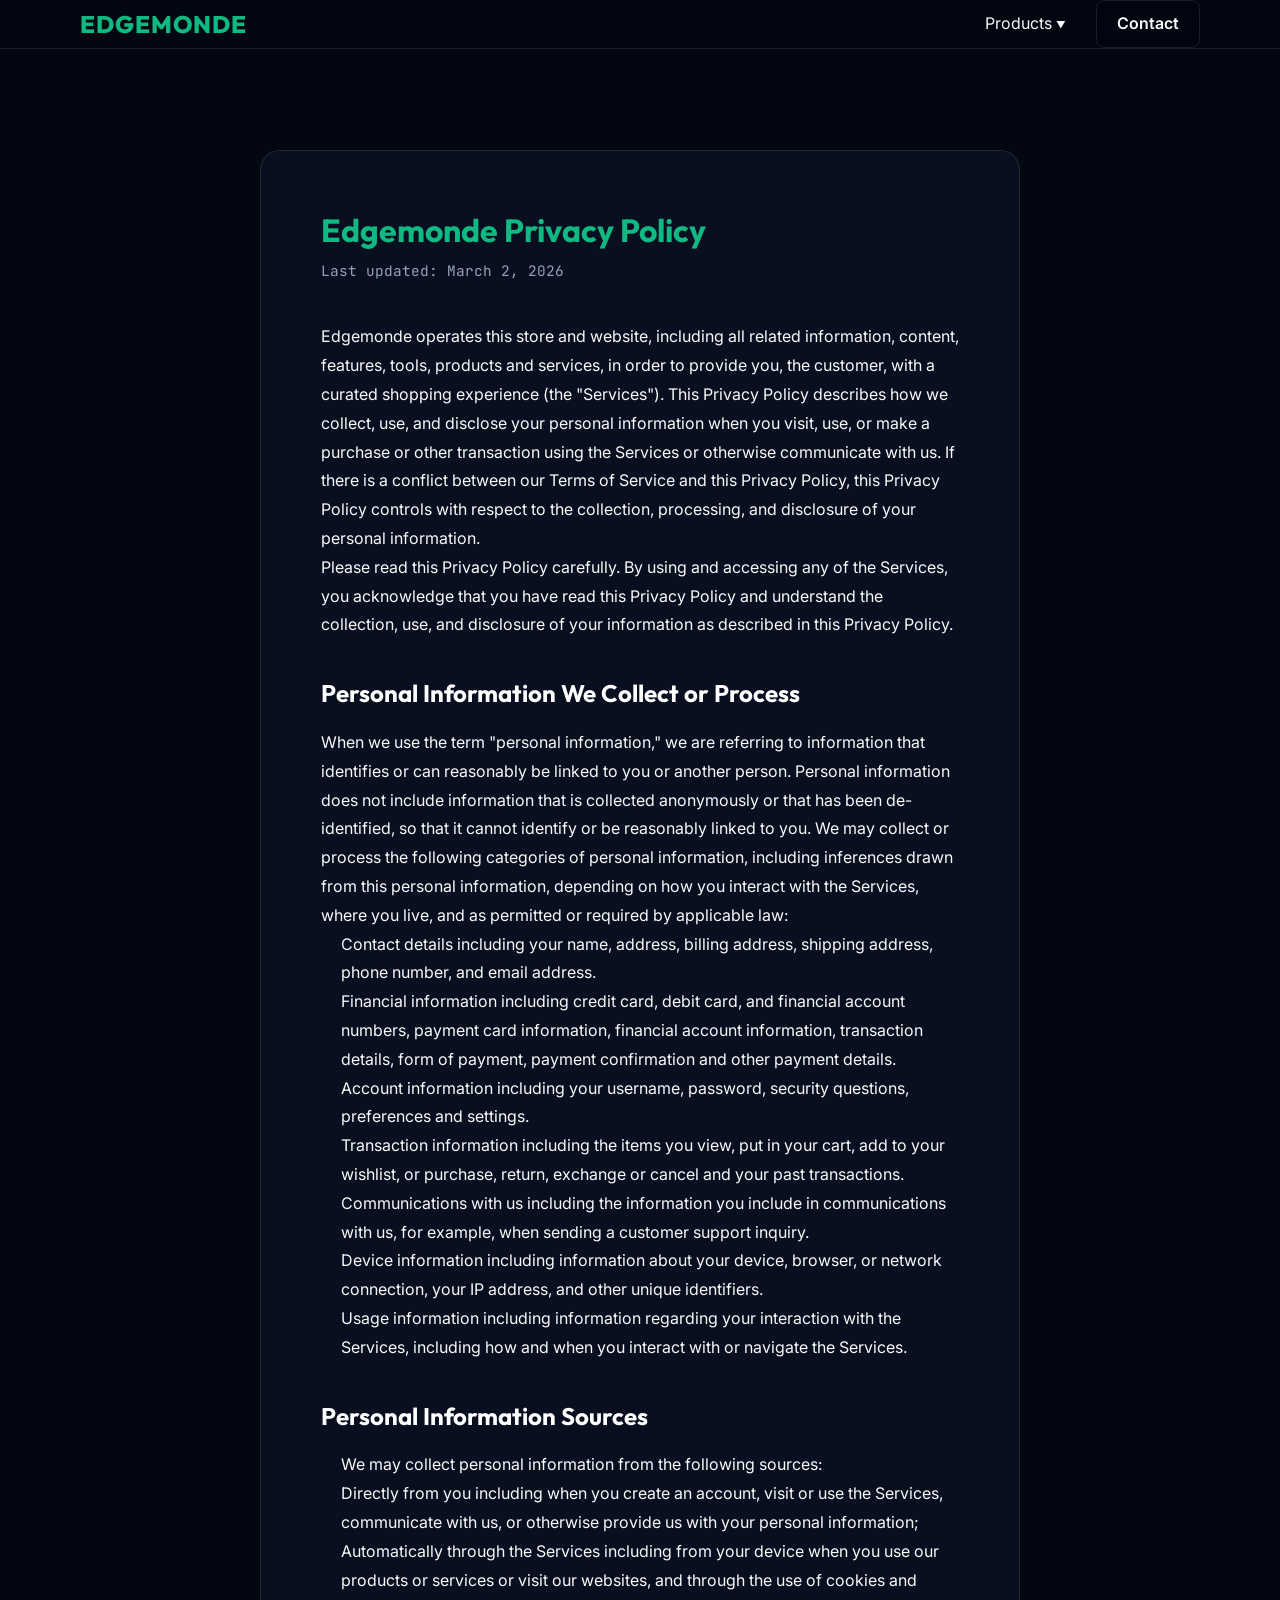
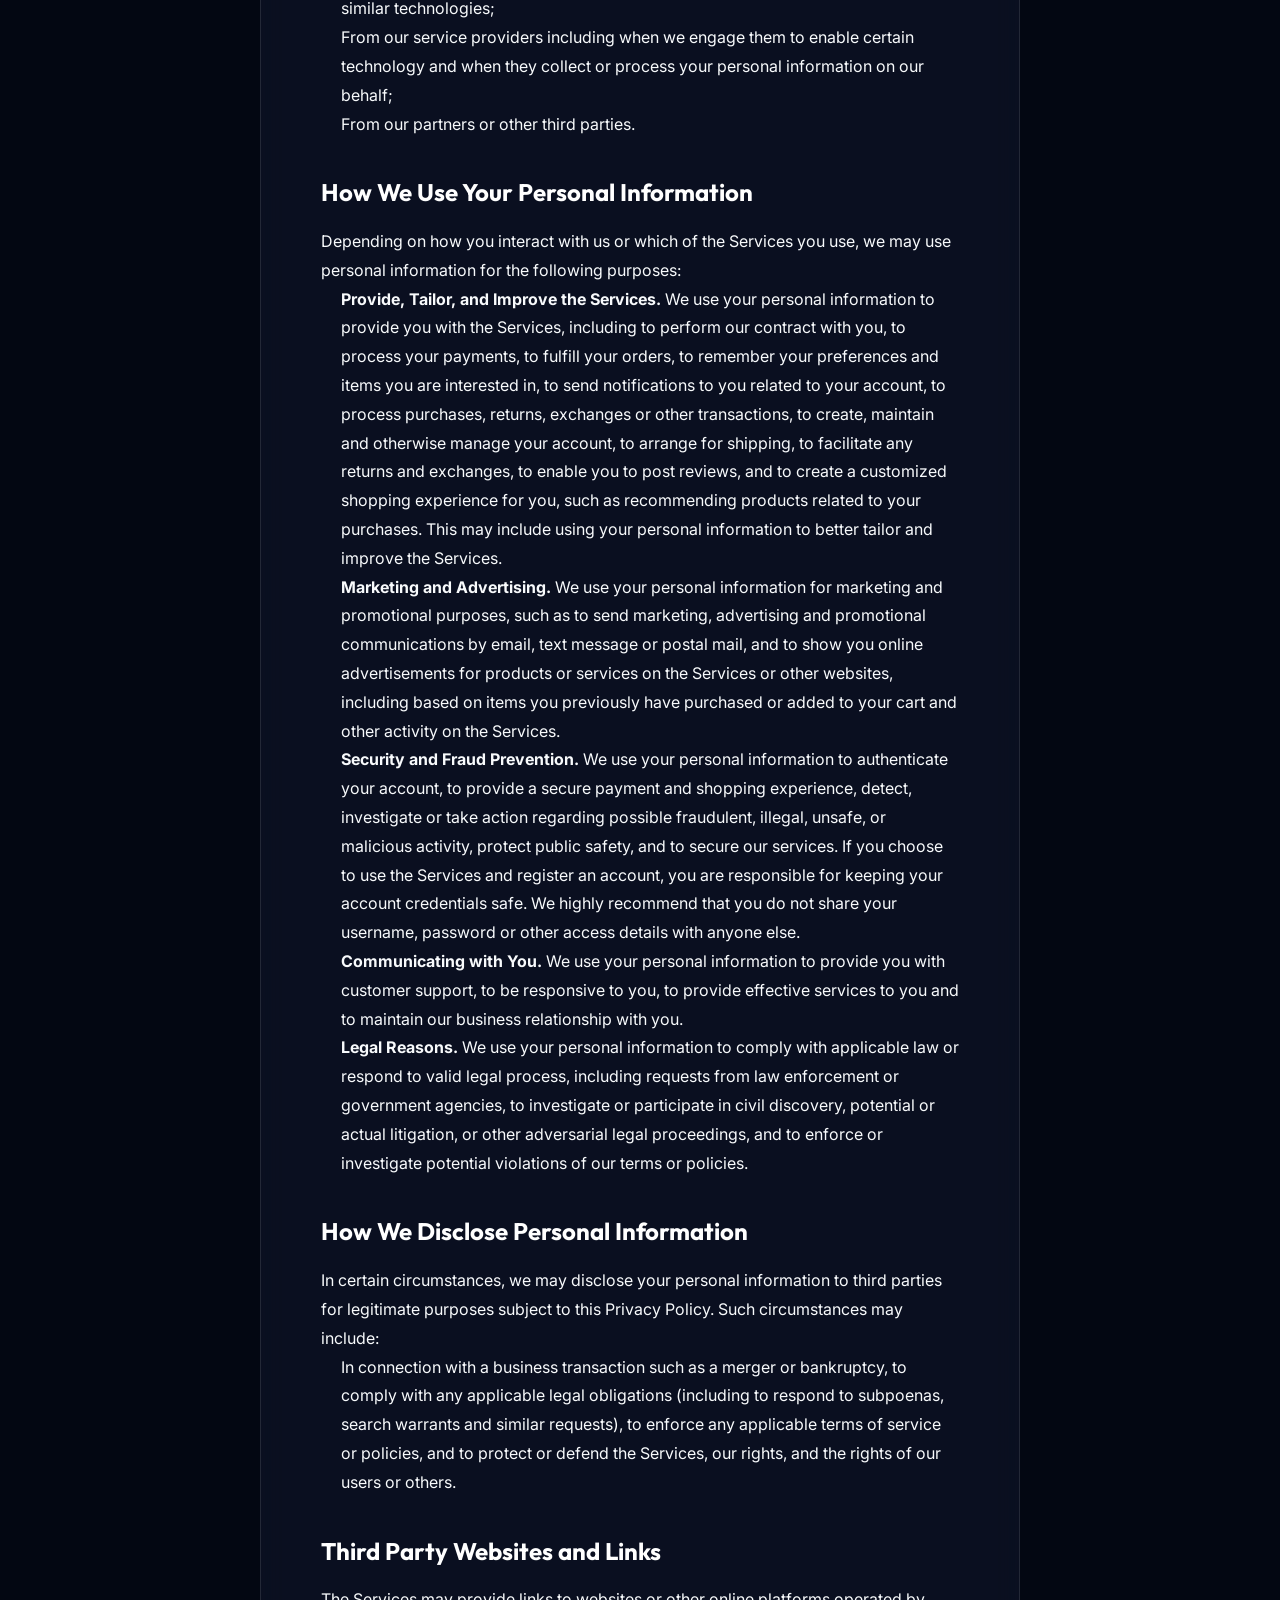
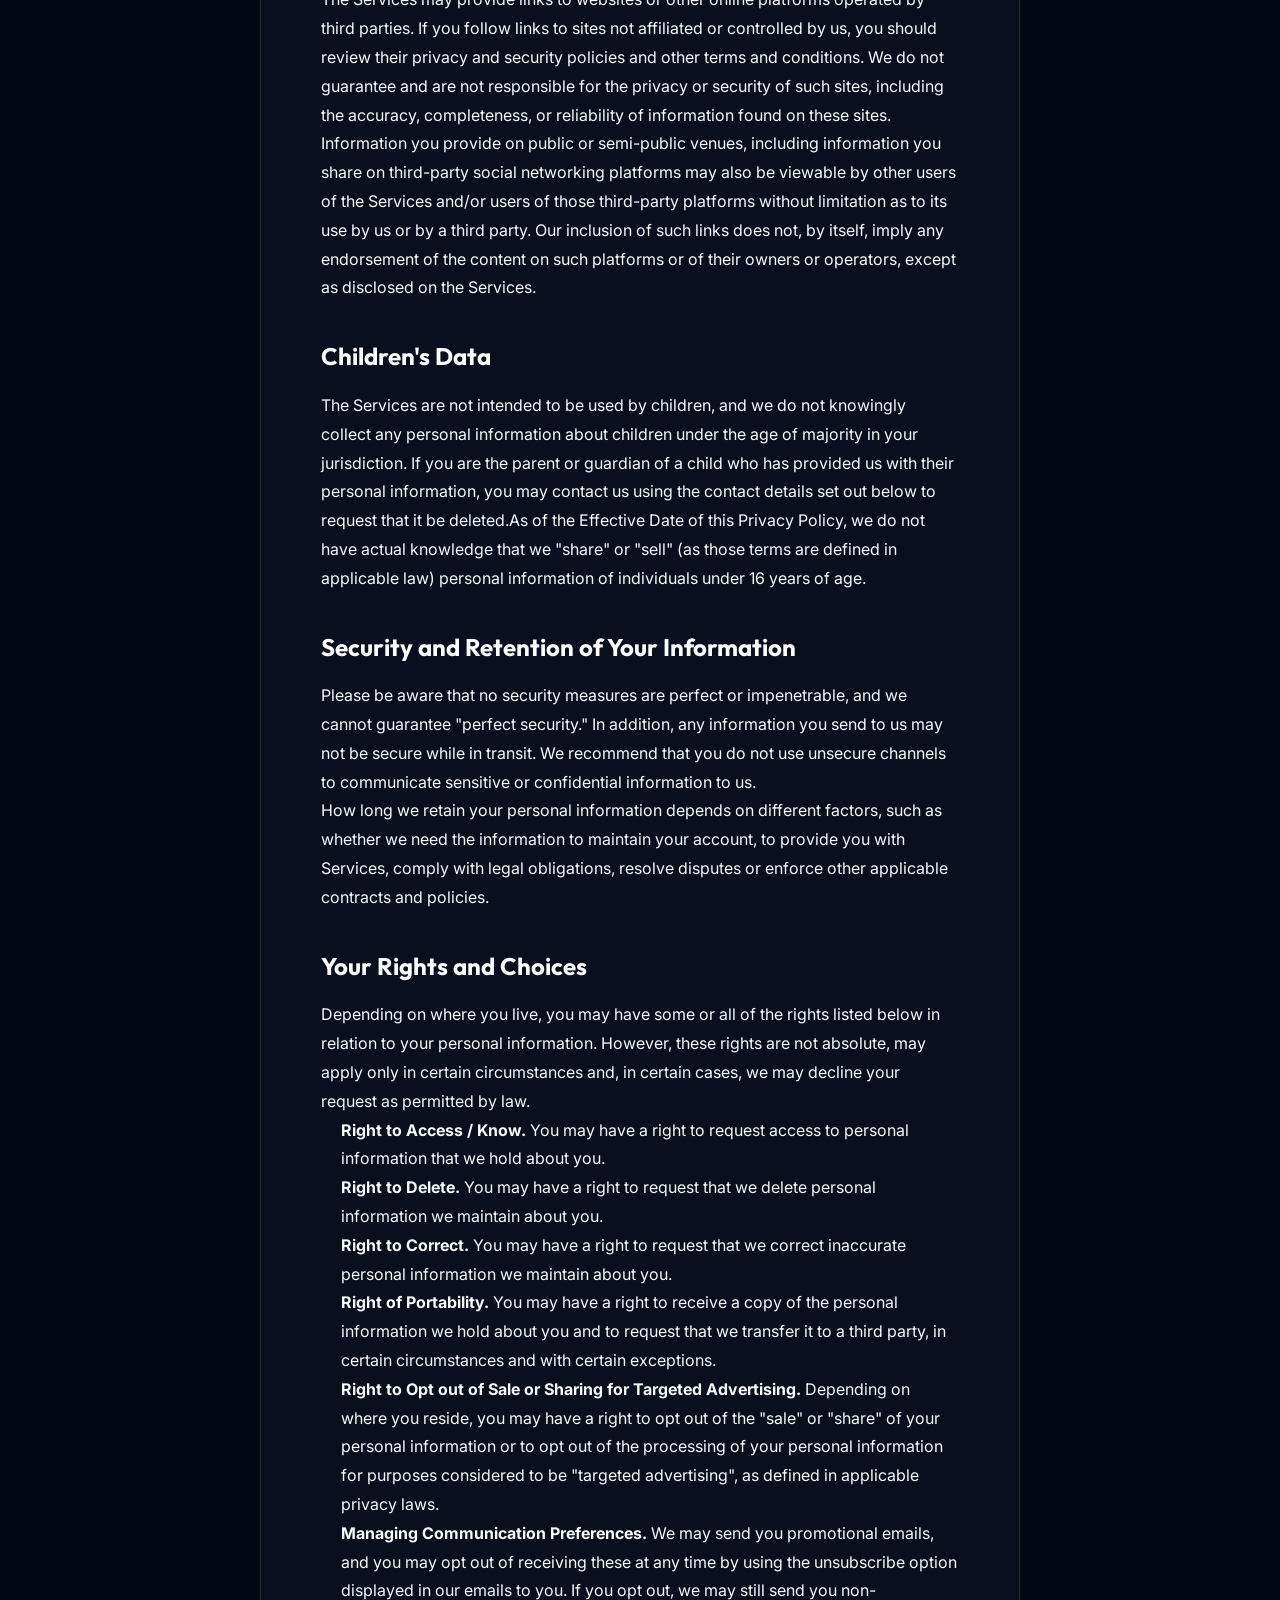
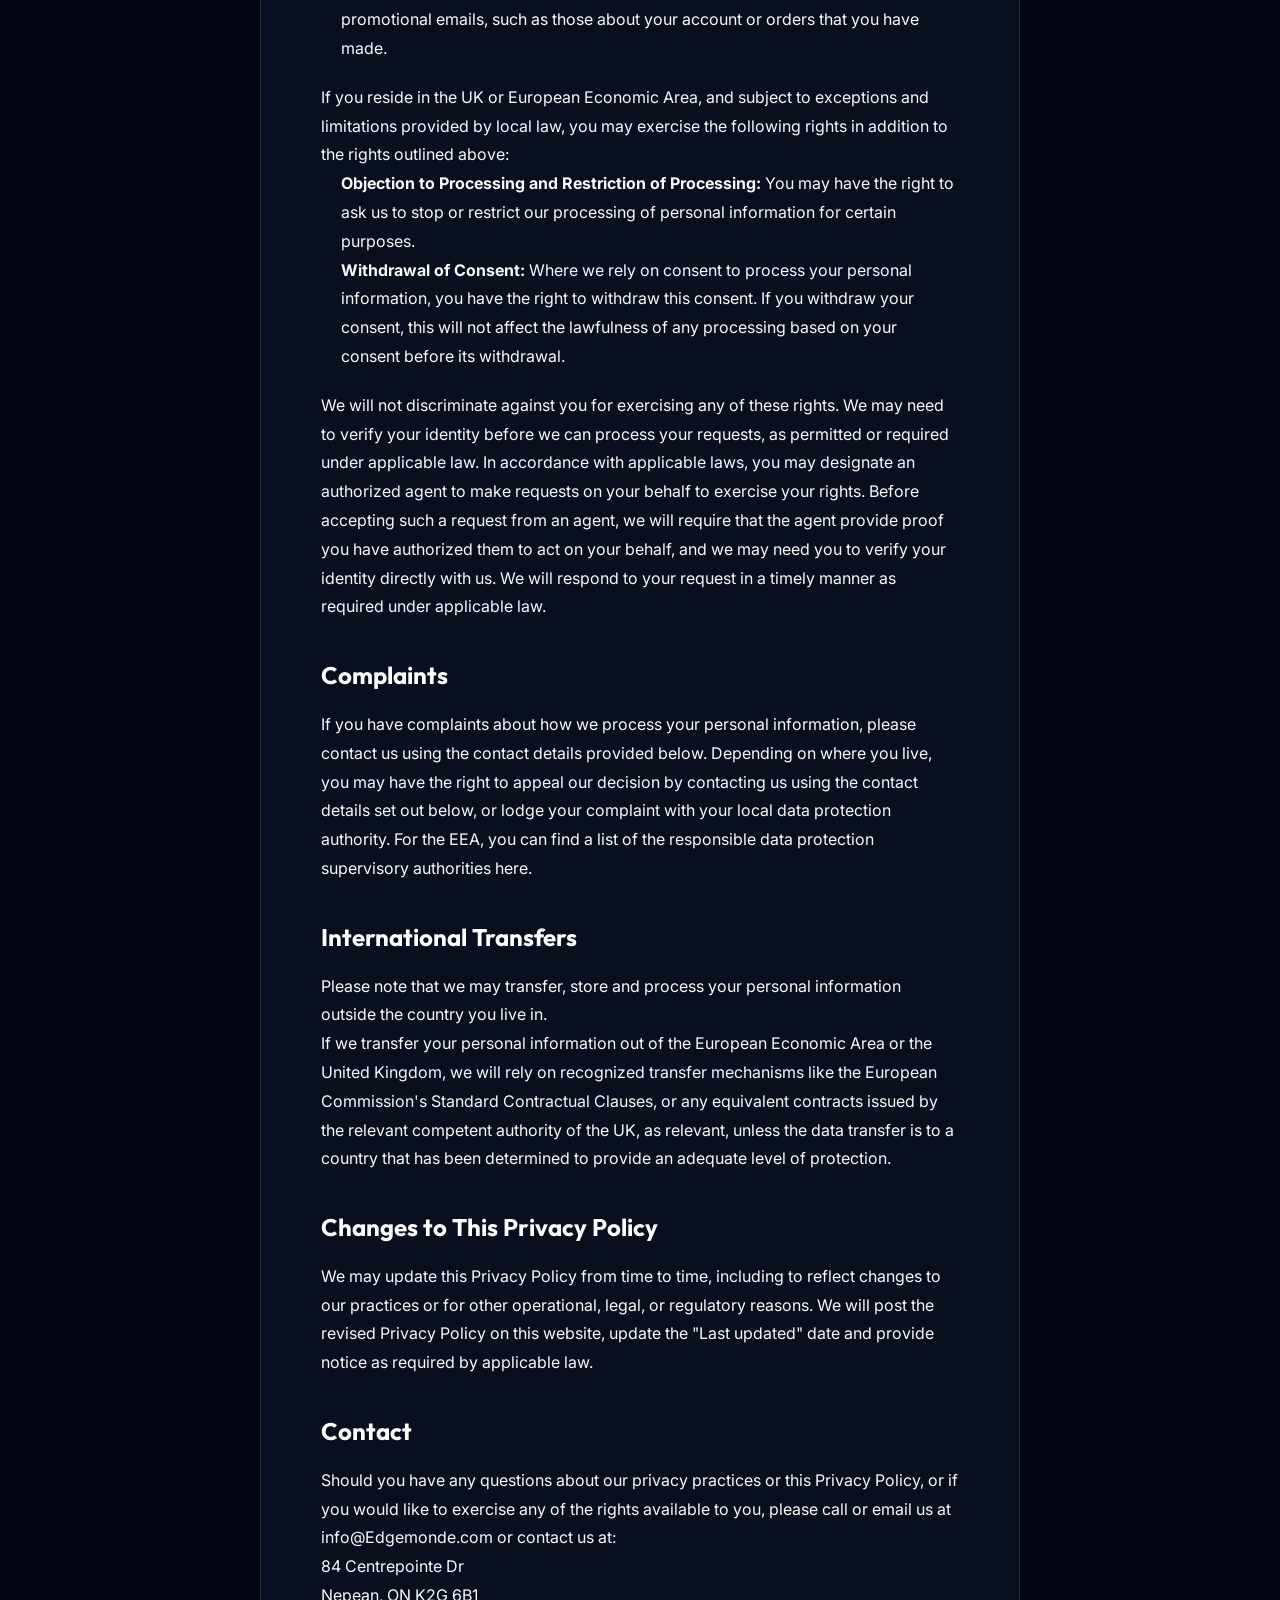
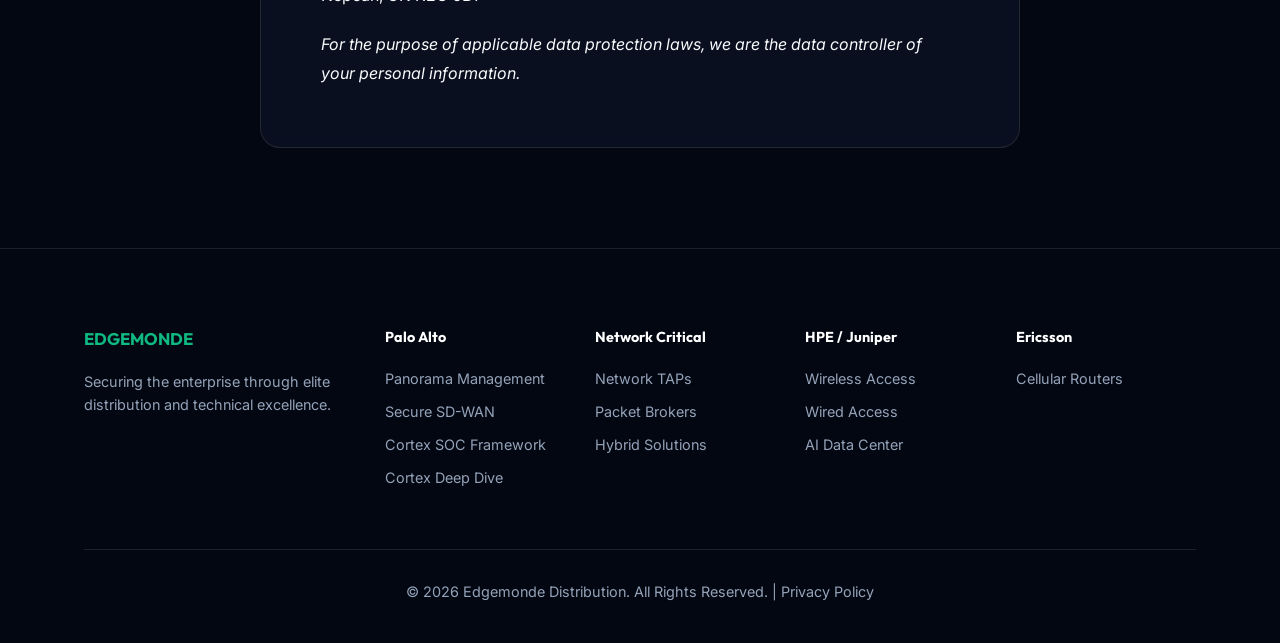
<file: privacy-policy.html>
<!DOCTYPE html>
<html lang="en">

<head>
    <link rel="icon" type="image/png" href="favicon.png">
    <meta charset="UTF-8">
    <meta name="viewport" content="width=device-width, initial-scale=1.0">
    <title>Privacy Policy | Edgemonde</title>
    <meta name="description"
        content="Edgemonde Privacy Policy. Learn how we collect, use, and disclose your personal information.">

    <meta name="referrer" content="strict-origin-when-cross-origin">

    <!-- Fonts -->
    <link rel="preconnect" href="https://fonts.googleapis.com">
    <link rel="preconnect" href="https://fonts.gstatic.com" crossorigin>
    <link
        href="https://fonts.googleapis.com/css2?family=Inter:wght@400;500;600&family=Outfit:wght@700;800&family=JetBrains+Mono:wght@500&display=swap"
        rel="stylesheet">

    <link rel="stylesheet" href="styles.css">
</head>

<body>

    <!-- Header / Nav -->
    <header>
        <div class="container">
            <a href="index.html" class="logo"
                style="font-family: var(--font-heading); font-size: 1.5rem; letter-spacing: 1px; color: var(--color-primary); font-weight: 800;">
                EDGEMONDE</a>
            <nav>
                <ul class="nav-links">
                    <li class="has-dropdown">
                        <a href="index.html#portfolio">Products <small
                                style="font-size: 0.6rem; vertical-align: middle;">▼</small></a>
                        <ul class="dropdown">
                            <li
                                style="padding: 10px 20px; font-size: 0.7rem; color: var(--color-primary); text-transform: uppercase; letter-spacing: 1px;">
                                Palo Alto Networks</li>
                            <li><a href="panorama.html">Panorama™ Management</a></li>
                            <li><a href="sd-wan.html">Secure SD-WAN</a></li>
                            <li><a href="cortex-framework.html">Cortex® SOC Framework</a></li>
                            <li><a href="cortex-deep-dive.html">Cortex® Deep Dive</a></li>
                            <li
                                style="padding: 10px 20px; font-size: 0.7rem; color: var(--color-primary); text-transform: uppercase; letter-spacing: 1px; border-top: 1px solid var(--color-border);">
                                Network Critical</li>
                            <li><a href="network-taps.html">Network TAPs</a></li>
                            <li><a href="packet-brokers.html">Packet Brokers</a></li>
                            <li><a href="hybrid-visibility.html">Hybrid Solutions</a></li>
                            <li
                                style="padding: 10px 20px; font-size: 0.7rem; color: var(--color-primary); text-transform: uppercase; letter-spacing: 1px; border-top: 1px solid var(--color-border);">
                                HPE / Juniper</li>
                            <li><a href="wireless-access.html">Wireless Access</a></li>
                            <li><a href="wired-access.html">Wired Access</a></li>
                            <li><a href="ai-data-center.html">AI Data Center Solutions</a></li>
                            <li
                                style="padding: 10px 20px; font-size: 0.7rem; color: var(--color-primary); text-transform: uppercase; letter-spacing: 1px; border-top: 1px solid var(--color-border);">
                                Ericsson / Cradlepoint</li>
                            <li><a href="cellular-routers.html">Cellular Routers & Remote Management</a></li>
                        </ul>
                    </li>
                    <li><a href="index.html#contact" class="btn btn-secondary" style="padding: 10px 20px;">Contact</a>
                    </li>
                </ul>
            </nav>
        </div>
    </header>

    <main style="padding-top: 150px; padding-bottom: 100px;">
        <div class="container" style="max-width: 800px;">
            <div class="glass" style="padding: 60px; border-radius: 20px;">
                <h1 style="margin-bottom: 10px; color: var(--color-primary);">Edgemonde Privacy Policy</h1>
                <p
                    style="color: var(--color-text-dim); margin-bottom: 40px; font-family: var(--font-mono); font-size: 0.9rem;">
                    Last updated: March 2, 2026</p>

                <div class="privacy-content" style="line-height: 1.8; color: var(--color-text-main);">
                    <p>Edgemonde operates this store and website, including all related information, content, features,
                        tools, products and services, in order to provide you, the customer, with a curated shopping
                        experience (the "Services"). This Privacy Policy describes how we collect, use, and disclose
                        your personal information when you visit, use, or make a purchase or other transaction using the
                        Services or otherwise communicate with us. If there is a conflict between our Terms of Service
                        and this Privacy Policy, this Privacy Policy controls with respect to the collection,
                        processing, and disclosure of your personal information.</p>

                    <p>Please read this Privacy Policy carefully. By using and accessing any of the Services, you
                        acknowledge that you have read this Privacy Policy and understand the collection, use, and
                        disclosure of your information as described in this Privacy Policy.</p>

                    <h2 style="margin: 40px 0 20px; color: white;">Personal Information We Collect or Process</h2>
                    <p>When we use the term "personal information," we are referring to information that identifies or
                        can reasonably be linked to you or another person. Personal information does not include
                        information that is collected anonymously or that has been de-identified, so that it cannot
                        identify or be reasonably linked to you. We may collect or process the following categories of
                        personal information, including inferences drawn from this personal information, depending on
                        how you interact with the Services, where you live, and as permitted or required by applicable
                        law:</p>
                    <ul style="margin-bottom: 20px; padding-left: 20px;">
                        <li>Contact details including your name, address, billing address, shipping address, phone
                            number, and email address.</li>
                        <li>Financial information including credit card, debit card, and financial account numbers,
                            payment card information, financial account information, transaction details, form of
                            payment, payment confirmation and other payment details.</li>
                        <li>Account information including your username, password, security questions, preferences and
                            settings.</li>
                        <li>Transaction information including the items you view, put in your cart, add to your
                            wishlist, or purchase, return, exchange or cancel and your past transactions.</li>
                        <li>Communications with us including the information you include in communications with us, for
                            example, when sending a customer support inquiry.</li>
                        <li>Device information including information about your device, browser, or network connection,
                            your IP address, and other unique identifiers.</li>
                        <li>Usage information including information regarding your interaction with the Services,
                            including how and when you interact with or navigate the Services.</li>
                    </ul>

                    <h2 style="margin: 40px 0 20px; color: white;">Personal Information Sources</h2>
                    <ul style="margin-bottom: 20px; padding-left: 20px;">
                        <li>We may collect personal information from the following sources:</li>
                        <li>Directly from you including when you create an account, visit or use the Services,
                            communicate with us, or otherwise provide us with your personal information;</li>
                        <li>Automatically through the Services including from your device when you use our products or
                            services or visit our websites, and through the use of cookies and similar technologies;
                        </li>
                        <li>From our service providers including when we engage them to enable certain technology and
                            when they collect or process your personal information on our behalf;</li>
                        <li>From our partners or other third parties.</li>
                    </ul>

                    <h2 style="margin: 40px 0 20px; color: white;">How We Use Your Personal Information</h2>
                    <p>Depending on how you interact with us or which of the Services you use, we may use personal
                        information for the following purposes:</p>
                    <ul style="margin-bottom: 20px; padding-left: 20px;">
                        <li><strong>Provide, Tailor, and Improve the Services.</strong> We use your personal information
                            to provide you with the Services, including to perform our contract with you, to process
                            your payments, to fulfill your orders, to remember your preferences and items you are
                            interested in, to send notifications to you related to your account, to process purchases,
                            returns, exchanges or other transactions, to create, maintain and otherwise manage your
                            account, to arrange for shipping, to facilitate any returns and exchanges, to enable you to
                            post reviews, and to create a customized shopping experience for you, such as recommending
                            products related to your purchases. This may include using your personal information to
                            better tailor and improve the Services.</li>
                        <li><strong>Marketing and Advertising.</strong> We use your personal information for marketing
                            and promotional purposes, such as to send marketing, advertising and promotional
                            communications by email, text message or postal mail, and to show you online advertisements
                            for products or services on the Services or other websites, including based on items you
                            previously have purchased or added to your cart and other activity on the Services.</li>
                        <li><strong>Security and Fraud Prevention.</strong> We use your personal information to
                            authenticate your account, to provide a secure payment and shopping experience, detect,
                            investigate or take action regarding possible fraudulent, illegal, unsafe, or malicious
                            activity, protect public safety, and to secure our services. If you choose to use the
                            Services and register an account, you are responsible for keeping your account credentials
                            safe. We highly recommend that you do not share your username, password or other access
                            details with anyone else.</li>
                        <li><strong>Communicating with You.</strong> We use your personal information to provide you
                            with customer support, to be responsive to you, to provide effective services to you and to
                            maintain our business relationship with you.</li>
                        <li><strong>Legal Reasons.</strong> We use your personal information to comply with applicable
                            law or respond to valid legal process, including requests from law enforcement or government
                            agencies, to investigate or participate in civil discovery, potential or actual litigation,
                            or other adversarial legal proceedings, and to enforce or investigate potential violations
                            of our terms or policies.</li>
                    </ul>

                    <h2 style="margin: 40px 0 20px; color: white;">How We Disclose Personal Information</h2>
                    <p>In certain circumstances, we may disclose your personal information to third parties for
                        legitimate purposes subject to this Privacy Policy. Such circumstances may include:</p>
                    <ul style="margin-bottom: 20px; padding-left: 20px;">
                        <li>In connection with a business transaction such as a merger or bankruptcy, to comply with any
                            applicable legal obligations (including to respond to subpoenas, search warrants and similar
                            requests), to enforce any applicable terms of service or policies, and to protect or defend
                            the Services, our rights, and the rights of our users or others.</li>
                    </ul>

                    <h2 style="margin: 40px 0 20px; color: white;">Third Party Websites and Links</h2>
                    <p>The Services may provide links to websites or other online platforms operated by third parties.
                        If you follow links to sites not affiliated or controlled by us, you should review their privacy
                        and security policies and other terms and conditions. We do not guarantee and are not
                        responsible for the privacy or security of such sites, including the accuracy, completeness, or
                        reliability of information found on these sites. Information you provide on public or
                        semi-public venues, including information you share on third-party social networking platforms
                        may also be viewable by other users of the Services and/or users of those third-party platforms
                        without limitation as to its use by us or by a third party. Our inclusion of such links does
                        not, by itself, imply any endorsement of the content on such platforms or of their owners or
                        operators, except as disclosed on the Services.</p>

                    <h2 style="margin: 40px 0 20px; color: white;">Children's Data</h2>
                    <p>The Services are not intended to be used by children, and we do not knowingly collect any
                        personal information about children under the age of majority in your jurisdiction. If you are
                        the parent or guardian of a child who has provided us with their personal information, you may
                        contact us using the contact details set out below to request that it be deleted.As of the
                        Effective Date of this Privacy Policy, we do not have actual knowledge that we "share" or "sell"
                        (as those terms are defined in applicable law) personal information of individuals under 16
                        years of age.</p>

                    <h2 style="margin: 40px 0 20px; color: white;">Security and Retention of Your Information</h2>
                    <p>Please be aware that no security measures are perfect or impenetrable, and we cannot guarantee
                        "perfect security." In addition, any information you send to us may not be secure while in
                        transit. We recommend that you do not use unsecure channels to communicate sensitive or
                        confidential information to us.</p>
                    <p>How long we retain your personal information depends on different factors, such as whether we
                        need the information to maintain your account, to provide you with Services, comply with legal
                        obligations, resolve disputes or enforce other applicable contracts and policies.</p>

                    <h2 style="margin: 40px 0 20px; color: white;">Your Rights and Choices</h2>
                    <p>Depending on where you live, you may have some or all of the rights listed below in relation to
                        your personal information. However, these rights are not absolute, may apply only in certain
                        circumstances and, in certain cases, we may decline your request as permitted by law.</p>
                    <ul style="margin-bottom: 20px; padding-left: 20px;">
                        <li><strong>Right to Access / Know.</strong> You may have a right to request access to personal
                            information that we hold about you.</li>
                        <li><strong>Right to Delete.</strong> You may have a right to request that we delete personal
                            information we maintain about you.</li>
                        <li><strong>Right to Correct.</strong> You may have a right to request that we correct
                            inaccurate personal information we maintain about you.</li>
                        <li><strong>Right of Portability.</strong> You may have a right to receive a copy of the
                            personal information we hold about you and to request that we transfer it to a third party,
                            in certain circumstances and with certain exceptions.</li>
                        <li><strong>Right to Opt out of Sale or Sharing for Targeted Advertising.</strong> Depending on
                            where you reside, you may have a right to opt out of the "sale" or "share" of your personal
                            information or to opt out of the processing of your personal information for purposes
                            considered to be "targeted advertising", as defined in applicable privacy laws.</li>
                        <li><strong>Managing Communication Preferences.</strong> We may send you promotional emails, and
                            you may opt out of receiving these at any time by using the unsubscribe option displayed in
                            our emails to you. If you opt out, we may still send you non-promotional emails, such as
                            those about your account or orders that you have made.</li>
                    </ul>

                    <p>If you reside in the UK or European Economic Area, and subject to exceptions and limitations
                        provided by local law, you may exercise the following rights in addition to the rights outlined
                        above:</p>
                    <ul style="margin-bottom: 20px; padding-left: 20px;">
                        <li><strong>Objection to Processing and Restriction of Processing:</strong> You may have the
                            right to ask us to stop or restrict our processing of personal information for certain
                            purposes.</li>
                        <li><strong>Withdrawal of Consent:</strong> Where we rely on consent to process your personal
                            information, you have the right to withdraw this consent. If you withdraw your consent, this
                            will not affect the lawfulness of any processing based on your consent before its
                            withdrawal.</li>
                    </ul>
                    <p>We will not discriminate against you for exercising any of these rights. We may need to verify
                        your identity before we can process your requests, as permitted or required under applicable
                        law. In accordance with applicable laws, you may designate an authorized agent to make requests
                        on your behalf to exercise your rights. Before accepting such a request from an agent, we will
                        require that the agent provide proof you have authorized them to act on your behalf, and we may
                        need you to verify your identity directly with us. We will respond to your request in a timely
                        manner as required under applicable law.</p>

                    <h2 style="margin: 40px 0 20px; color: white;">Complaints</h2>
                    <p>If you have complaints about how we process your personal information, please contact us using
                        the contact details provided below. Depending on where you live, you may have the right to
                        appeal our decision by contacting us using the contact details set out below, or lodge your
                        complaint with your local data protection authority. For the EEA, you can find a list of the
                        responsible data protection supervisory authorities here.</p>

                    <h2 style="margin: 40px 0 20px; color: white;">International Transfers</h2>
                    <p>Please note that we may transfer, store and process your personal information outside the country
                        you live in.</p>
                    <p>If we transfer your personal information out of the European Economic Area or the United Kingdom,
                        we will rely on recognized transfer mechanisms like the European Commission's Standard
                        Contractual Clauses, or any equivalent contracts issued by the relevant competent authority of
                        the UK, as relevant, unless the data transfer is to a country that has been determined to
                        provide an adequate level of protection.</p>

                    <h2 style="margin: 40px 0 20px; color: white;">Changes to This Privacy Policy</h2>
                    <p>We may update this Privacy Policy from time to time, including to reflect changes to our
                        practices or for other operational, legal, or regulatory reasons. We will post the revised
                        Privacy Policy on this website, update the "Last updated" date and provide notice as required by
                        applicable law.</p>

                    <h2 style="margin: 40px 0 20px; color: white;">Contact</h2>
                    <p>Should you have any questions about our privacy practices or this Privacy Policy, or if you would
                        like to exercise any of the rights available to you, please call or email us at
                        info@Edgemonde.com or contact us at:</p>
                    <p>84 Centrepointe Dr<br />Nepean, ON K2G 6B1</p>
                    <p style="margin-top: 20px;"><em>For the purpose of applicable data protection laws, we are the data
                            controller of your personal information.</em></p>
                </div>
            </div>
        </div>
    </main>

    <footer>
        <div class="container">
            <div class="footer-grid">
                <div>
                    <h3 style="color: var(--color-primary); margin-bottom: 20px;">EDGEMONDE</h3>
                    <p>Securing the enterprise through elite distribution and technical excellence.</p>
                </div>
                <div>
                    <h4 style="color: white; margin-bottom: 20px;">Palo Alto</h4>
                    <ul style="display: grid; gap: 10px;">
                        <li><a href="panorama.html">Panorama Management</a></li>
                        <li><a href="sd-wan.html">Secure SD-WAN</a></li>
                        <li><a href="cortex-framework.html">Cortex SOC Framework</a></li>
                        <li><a href="cortex-deep-dive.html">Cortex Deep Dive</a></li>
                    </ul>
                </div>
                <div>
                    <h4 style="color: white; margin-bottom: 20px;">Network Critical</h4>
                    <ul style="display: grid; gap: 10px;">
                        <li><a href="network-taps.html">Network TAPs</a></li>
                        <li><a href="packet-brokers.html">Packet Brokers</a></li>
                        <li><a href="hybrid-visibility.html">Hybrid Solutions</a></li>
                    </ul>
                </div>
                <div>
                    <h4 style="color: white; margin-bottom: 20px;">HPE / Juniper</h4>
                    <ul style="display: grid; gap: 10px;">
                        <li><a href="wireless-access.html">Wireless Access</a></li>
                        <li><a href="wired-access.html">Wired Access</a></li>
                        <li><a href="ai-data-center.html">AI Data Center</a></li>
                    </ul>
                </div>
                <div>
                    <h4 style="color: white; margin-bottom: 20px;">Ericsson</h4>
                    <ul style="display: grid; gap: 10px;">
                        <li><a href="cellular-routers.html">Cellular Routers</a></li>
                    </ul>
                </div>
            </div>
            <p style="border-top: 1px solid var(--color-border); padding-top: 30px; text-align: center;">&copy; 2026
                Edgemonde Distribution. All Rights Reserved. | <a href="privacy-policy.html"
                    style="color: var(--color-text-dim); text-decoration: none;">Privacy Policy</a></p>
        </div>
    </footer>

    <script src="main.js"></script>
</body>

</html>
</file>
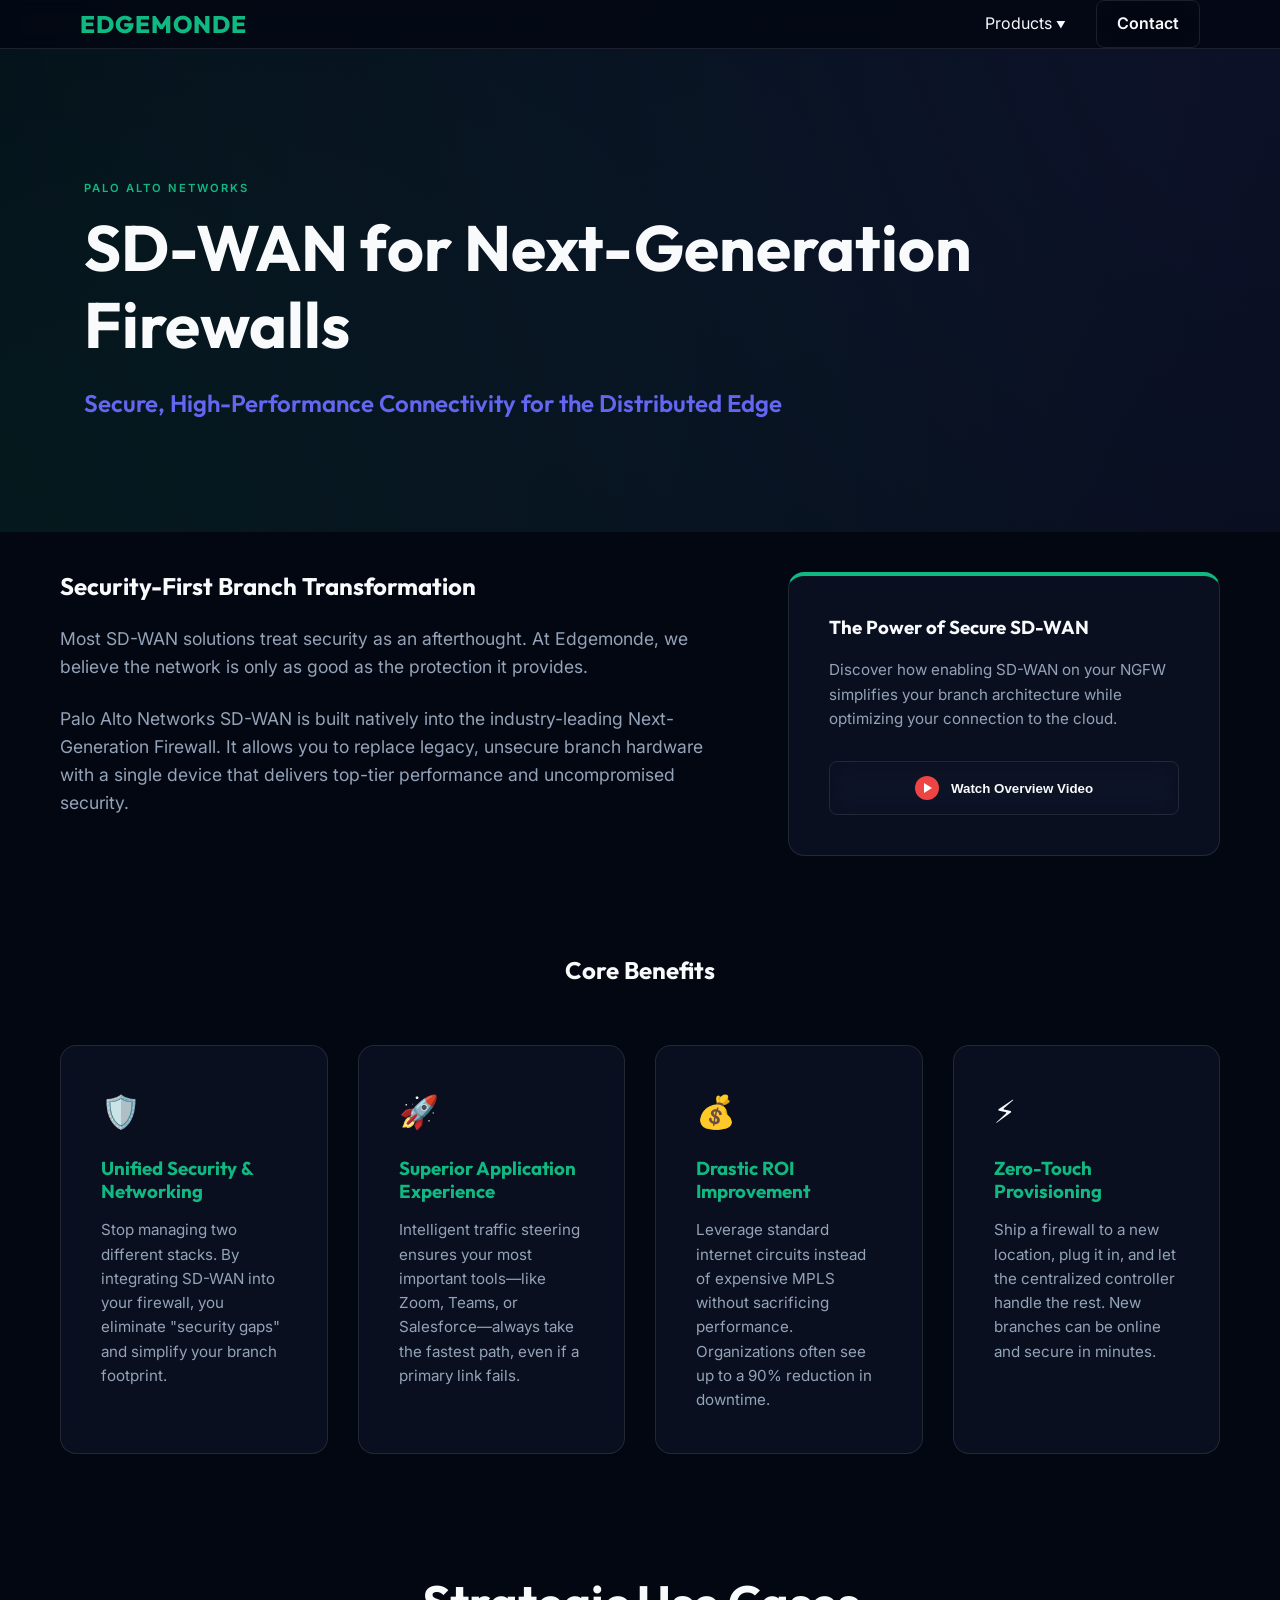
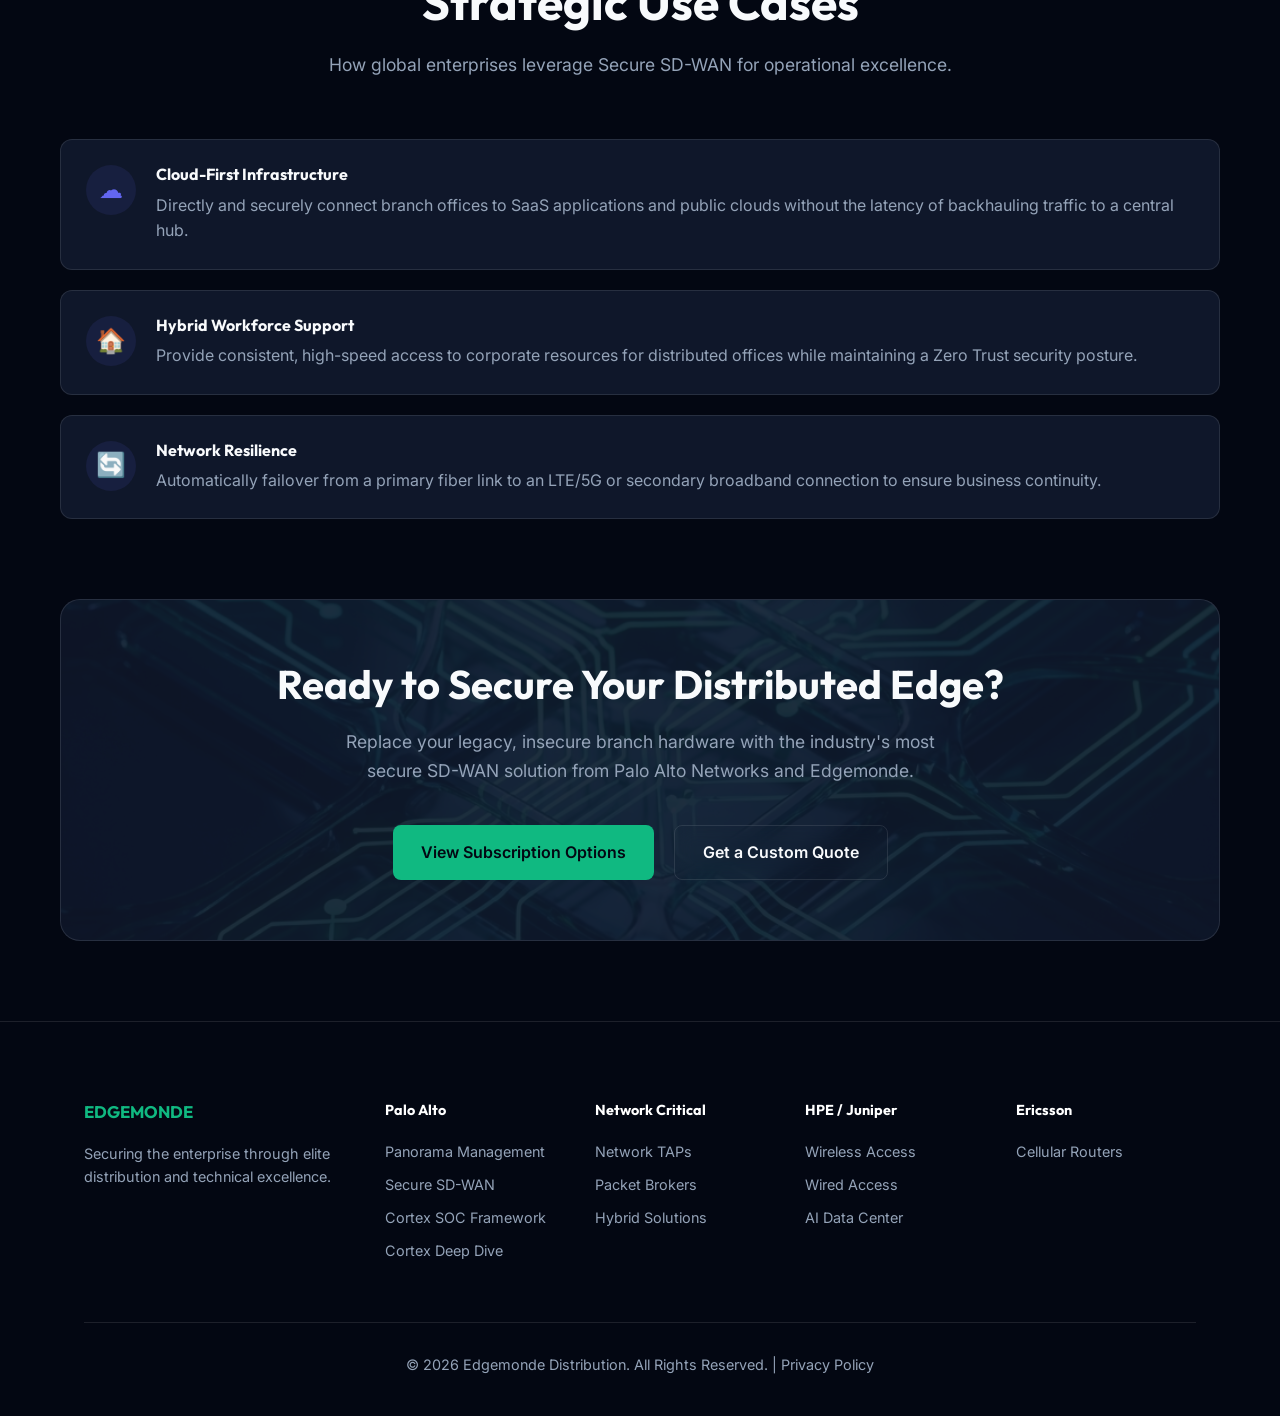
<file: sd-wan.html>
<!DOCTYPE html>
<html lang="en">

<head>
    <link rel="icon" type="image/png" href="favicon.png">
    <meta charset="UTF-8">
    <meta name="viewport" content="width=device-width, initial-scale=1.0">
    <title>SD-WAN for Next-Generation Firewalls | Edgemonde</title>
    <meta name="description"
        content="Secure, High-Performance Connectivity for the Distributed Edge. Palo Alto Networks SD-WAN is built natively into the industry-leading Next-Generation Firewall.">

    <meta name="referrer" content="strict-origin-when-cross-origin">

    <!-- Fonts -->
    <link rel="preconnect" href="https://fonts.googleapis.com">
    <link rel="preconnect" href="https://fonts.gstatic.com" crossorigin>
    <link href="https://fonts.googleapis.com/css2?family=Inter:wght@400;500;600&family=Outfit:wght@700;800&display=swap"
        rel="stylesheet">

    <link rel="stylesheet" href="styles.css">

    <!-- SEO Schema -->
    <script type="application/ld+json">
    {
      "@context": "https://schema.org",
      "@type": "WebPage",
      "name": "Secure SD-WAN & Prisma Access SASE | Edgemonde",
      "description": "Secure the hybrid workforce with industry-leading SD-WAN performance and Prisma Access SASE solutions from Palo Alto Networks.",
      "url": "https://edgemonde.com/sd-wan.html",
      "about": [
        { "@type": "Thing", "name": "SD-WAN", "sameAs": "https://en.wikipedia.org/wiki/SD-WAN" },
        { "@type": "Thing", "name": "SASE", "sameAs": "https://en.wikipedia.org/wiki/Secure_access_service_edge" }
      ],
      "mentions": [
        { "@type": "Product", "name": "Prisma Access", "brand": { "@type": "Brand", "name": "Palo Alto Networks" } },
        { "@type": "Thing", "name": "Network Security", "sameAs": "https://en.wikipedia.org/wiki/Network_security" }
      ]
    }
    </script>
    <style>
        .product-hero {
            padding-top: 180px;
            padding-bottom: 80px;
            background: radial-gradient(circle at top right, rgba(99, 102, 241, 0.1), transparent),
                radial-gradient(circle at bottom left, rgba(16, 185, 129, 0.1), transparent);
        }

        .insight-box {
            background: rgba(16, 185, 129, 0.05);
            border-left: 4px solid var(--color-primary);
            padding: 30px;
            border-radius: 0 12px 12px 0;
            margin: 40px 0;
        }

        .benefit-grid {
            display: grid;
            grid-template-columns: repeat(auto-fit, minmax(250px, 1fr));
            gap: 30px;
            margin-top: 60px;
        }

        .use-case-list {
            display: grid;
            gap: 20px;
            margin-top: 40px;
        }

        .use-case-item {
            padding: 25px;
            background: var(--color-surface);
            border: 1px solid var(--color-border);
            border-radius: 12px;
            display: flex;
            gap: 20px;
            align-items: flex-start;
        }

        .use-case-icon {
            font-size: 1.5rem;
            color: var(--color-accent);
            background: rgba(99, 102, 241, 0.1);
            width: 50px;
            height: 50px;
            display: flex;
            align-items: center;
            justify-content: center;
            border-radius: 50%;
            flex-shrink: 0;
        }

        .video-cta {
            background: var(--color-surface);
            border: 1px solid var(--color-border);
            border-radius: 20px;
            padding: 60px;
            text-align: center;
            margin: 80px 0;
            position: relative;
            overflow: hidden;
        }

        .video-cta::before {
            content: '';
            position: absolute;
            top: 0;
            left: 0;
            width: 100%;
            height: 100%;
            background: url('hero-bg.png') center/cover;
            opacity: 0.1;
            z-index: 0;
        }

        .video-cta-content {
            position: relative;
            z-index: 1;
        }
    </style>
</head>

<body>

    <!-- Header / Nav -->
    <header>
        <div class="container">
            <a href="index.html" class="logo"
                style="font-family: var(--font-heading); font-size: 1.5rem; letter-spacing: 1px; color: var(--color-primary); font-weight: 800;">
                EDGEMONDE</a>
            <nav>
                <ul class="nav-links">
                    <li class="has-dropdown">
                        <a href="index.html#portfolio">Products <small
                                style="font-size: 0.6rem; vertical-align: middle;">▼</small></a>
                        <ul class="dropdown">
                            <li
                                style="padding: 10px 20px; font-size: 0.7rem; color: var(--color-primary); text-transform: uppercase; letter-spacing: 1px;">
                                Palo Alto Networks</li>
                            <li><a href="panorama.html">Panorama™ Management</a></li>
                            <li><a href="sd-wan.html">Secure SD-WAN</a></li>
                            <li><a href="cortex-framework.html">Cortex® SOC Framework</a></li>
                            <li><a href="cortex-deep-dive.html">Cortex® Deep Dive</a></li>
                            <li
                                style="padding: 10px 20px; font-size: 0.7rem; color: var(--color-primary); text-transform: uppercase; letter-spacing: 1px; border-top: 1px solid var(--color-border);">
                                Network Critical</li>
                            <li><a href="network-taps.html">Network TAPs</a></li>
                            <li><a href="packet-brokers.html">Packet Brokers</a></li>
                            <li><a href="hybrid-visibility.html">Hybrid Solutions</a></li>
                            <li
                                style="padding: 10px 20px; font-size: 0.7rem; color: var(--color-primary); text-transform: uppercase; letter-spacing: 1px; border-top: 1px solid var(--color-border);">
                                HPE / Juniper</li>
                            <li><a href="wireless-access.html">Wireless Access</a></li>
                            <li><a href="wired-access.html">Wired Access</a></li>
                            <li><a href="ai-data-center.html">AI Data Center Solutions</a></li>
                            <li
                                style="padding: 10px 20px; font-size: 0.7rem; color: var(--color-primary); text-transform: uppercase; letter-spacing: 1px; border-top: 1px solid var(--color-border);">
                                Ericsson / Cradlepoint</li>
                            <li><a href="cellular-routers.html">Cellular Routers & Remote Management</a></li>
                        </ul>
                    </li>
                    <li><a href="index.html#contact" class="btn btn-secondary" style="padding: 10px 20px;">Contact</a>
                    </li>
                </ul>
            </nav>
        </div>
    </header>

    <main>
        <!-- Hero Section -->
        <section class="product-hero">
            <div class="container">
                <div style="max-width: 900px;">
                    <span class="resource-tag animate" style="font-weight: 600; letter-spacing: 2px;">PALO ALTO
                        NETWORKS</span>
                    <h1 style="font-size: clamp(2.5rem, 5vw, 4.5rem); margin-bottom: 20px;" class="animate">SD-WAN for
                        Next-Generation Firewalls</h1>
                    <p style="font-size: 1.5rem; color: var(--color-accent); font-family: var(--font-heading); font-weight: 600; margin-bottom: 30px;"
                        class="animate">
                        Secure, High-Performance Connectivity for the Distributed Edge
                    </p>
                </div>
            </div>
        </section>

        <!-- Main Content -->
        <section class="container mt-40" style="padding-top: 0;">
            <div class="two-col" style="grid-template-columns: 1.5fr 1fr; gap: 80px; align-items: start;">
                <div class="animate">
                    <h2 style="margin-bottom: 24px;">Security-First Branch Transformation</h2>
                    <p style="font-size: 1.1rem; color: var(--color-text-dim); margin-bottom: 24px;">
                        Most SD-WAN solutions treat security as an afterthought. At Edgemonde, we believe the network is
                        only as good as the protection it provides.
                    </p>
                    <p style="font-size: 1.1rem; color: var(--color-text-dim); margin-bottom: 24px;">
                        Palo Alto Networks SD-WAN is built natively into the industry-leading Next-Generation Firewall.
                        It allows you to replace legacy, unsecure branch hardware with a single device that delivers
                        top-tier performance and uncompromised security.
                    </p>
                </div>

                <div class="glass animate" style="padding: 40px; border-top: 4px solid var(--color-primary);">
                    <h3 style="margin-bottom: 20px;">The Power of Secure SD-WAN</h3>
                    <p style="color: var(--color-text-dim); margin-bottom: 30px; font-size: 0.95rem;">
                        Discover how enabling SD-WAN on your NGFW simplifies your branch architecture while optimizing
                        your connection to the cloud.
                    </p>
                    <button class="btn btn-secondary video-trigger"
                        data-video="https://www.youtube.com/embed/Gol6US6uLhg?si=f9onB3iub6dRiq3_&autoplay=1"
                        style="width: 100%; text-align: center;"><span class="play-icon"></span> Watch Overview
                        Video</button>
                </div>
            </div>

            <!-- Core Benefits -->
            <div style="margin-top: 100px;">
                <h2 class="animate" style="text-align: center;">Core Benefits</h2>
                <div class="benefit-grid">
                    <div class="feature-card glass animate">
                        <div style="font-size: 2rem; margin-bottom: 20px;">🛡️</div>
                        <h3>Unified Security & Networking</h3>
                        <p>Stop managing two different stacks. By integrating SD-WAN into your firewall, you eliminate
                            "security gaps" and simplify your branch footprint.</p>
                    </div>
                    <div class="feature-card glass animate">
                        <div style="font-size: 2rem; margin-bottom: 20px;">🚀</div>
                        <h3>Superior Application Experience</h3>
                        <p>Intelligent traffic steering ensures your most important tools—like Zoom, Teams, or
                            Salesforce—always take the fastest path, even if a primary link fails.</p>
                    </div>
                    <div class="feature-card glass animate">
                        <div style="font-size: 2rem; margin-bottom: 20px;">💰</div>
                        <h3>Drastic ROI Improvement</h3>
                        <p>Leverage standard internet circuits instead of expensive MPLS without sacrificing
                            performance. Organizations often see up to a 90% reduction in downtime.</p>
                    </div>
                    <div class="feature-card glass animate">
                        <div style="font-size: 2rem; margin-bottom: 20px;">⚡</div>
                        <h3>Zero-Touch Provisioning</h3>
                        <p>Ship a firewall to a new location, plug it in, and let the centralized controller handle the
                            rest. New branches can be online and secure in minutes.</p>
                    </div>
                </div>
            </div>

            <!-- Use Cases -->
            <div style="margin-top: 120px;">
                <div class="section-head animate" style="margin-left: auto; margin-right: auto; text-align: center;">
                    <h2>Strategic Use Cases</h2>
                    <p>How global enterprises leverage Secure SD-WAN for operational excellence.</p>
                </div>

                <div class="use-case-list">
                    <div class="use-case-item animate">
                        <div class="use-case-icon">☁️</div>
                        <div>
                            <h4 style="margin-bottom: 8px; color: var(--color-text-main);">Cloud-First Infrastructure
                            </h4>
                            <p style="color: var(--color-text-dim);">Directly and securely connect branch offices to
                                SaaS applications and public clouds without the latency of backhauling traffic to a
                                central hub.</p>
                        </div>
                    </div>
                    <div class="use-case-item animate">
                        <div class="use-case-icon">🏠</div>
                        <div>
                            <h4 style="margin-bottom: 8px; color: var(--color-text-main);">Hybrid Workforce Support</h4>
                            <p style="color: var(--color-text-dim);">Provide consistent, high-speed access to corporate
                                resources for distributed offices while maintaining a Zero Trust security posture.</p>
                        </div>
                    </div>
                    <div class="use-case-item animate">
                        <div class="use-case-icon">🔄</div>
                        <div>
                            <h4 style="margin-bottom: 8px; color: var(--color-text-main);">Network Resilience</h4>
                            <p style="color: var(--color-text-dim);">Automatically failover from a primary fiber link to
                                an LTE/5G or secondary broadband connection to ensure business continuity.</p>
                        </div>
                    </div>
                </div>
            </div>

            <!-- Final CTA -->
            <div class="video-cta animate">
                <div class="video-cta-content">
                    <h2 style="font-size: 2.5rem; margin-bottom: 20px;">Ready to Secure Your Distributed Edge?</h2>
                    <p style="color: var(--color-text-dim); max-width: 600px; margin: 0 auto 40px; font-size: 1.1rem;">
                        Replace your legacy, insecure branch hardware with the industry's most secure SD-WAN solution
                        from Palo Alto Networks and Edgemonde.
                    </p>
                    <div style="display: flex; gap: 20px; justify-content: center; flex-wrap: wrap;">
                        <a href="index.html#contact" class="btn btn-primary">View Subscription Options</a>
                        <a href="index.html#contact" class="btn btn-secondary">Get a Custom Quote</a>
                    </div>
                </div>
            </div>
        </section>
    </main>

    <footer>
        <div class="container">
            <div class="footer-grid">
                <div>
                    <h3 style="color: var(--color-primary); margin-bottom: 20px;">EDGEMONDE</h3>
                    <p>Securing the enterprise through elite distribution and technical excellence.</p>
                </div>
                <div>
                    <h4 style="color: white; margin-bottom: 20px;">Palo Alto</h4>
                    <ul style="display: grid; gap: 10px;">
                        <li><a href="panorama.html">Panorama Management</a></li>
                        <li><a href="sd-wan.html">Secure SD-WAN</a></li>
                        <li><a href="cortex-framework.html">Cortex SOC Framework</a></li>
                        <li><a href="cortex-deep-dive.html">Cortex Deep Dive</a></li>
                    </ul>
                </div>
                <div>
                    <h4 style="color: white; margin-bottom: 20px;">Network Critical</h4>
                    <ul style="display: grid; gap: 10px;">
                        <li><a href="network-taps.html">Network TAPs</a></li>
                        <li><a href="packet-brokers.html">Packet Brokers</a></li>
                        <li><a href="hybrid-visibility.html">Hybrid Solutions</a></li>
                    </ul>
                </div>
                <div>
                    <h4 style="color: white; margin-bottom: 20px;">HPE / Juniper</h4>
                    <ul style="display: grid; gap: 10px;">
                        <li><a href="wireless-access.html">Wireless Access</a></li>
                        <li><a href="wired-access.html">Wired Access</a></li>
                        <li><a href="ai-data-center.html">AI Data Center</a></li>
                    </ul>
                </div>
                <div>
                    <h4 style="color: white; margin-bottom: 20px;">Ericsson</h4>
                    <ul style="display: grid; gap: 10px;">
                        <li><a href="cellular-routers.html">Cellular Routers</a></li>
                    </ul>
                </div>
            </div><p style="border-top: 1px solid var(--color-border); padding-top: 30px; text-align: center;">&copy; 2026 Edgemonde Distribution. All Rights Reserved. | <a href="privacy-policy.html" style="color: var(--color-text-dim); text-decoration: none;">Privacy Policy</a></p>
        </div>
    </footer>

    <!-- Video Modal -->
    <div class="modal-overlay">
        <div class="modal-content">
            <button class="modal-close">&times;</button>
            <iframe src=""
                allow="accelerometer; autoplay; clipboard-write; encrypted-media; gyroscope; picture-in-picture; web-share"
                referrerpolicy="strict-origin-when-cross-origin" allowfullscreen></iframe>
        </div>
    </div>

    <script src="main.js"></script>
</body>

</html>
</file>
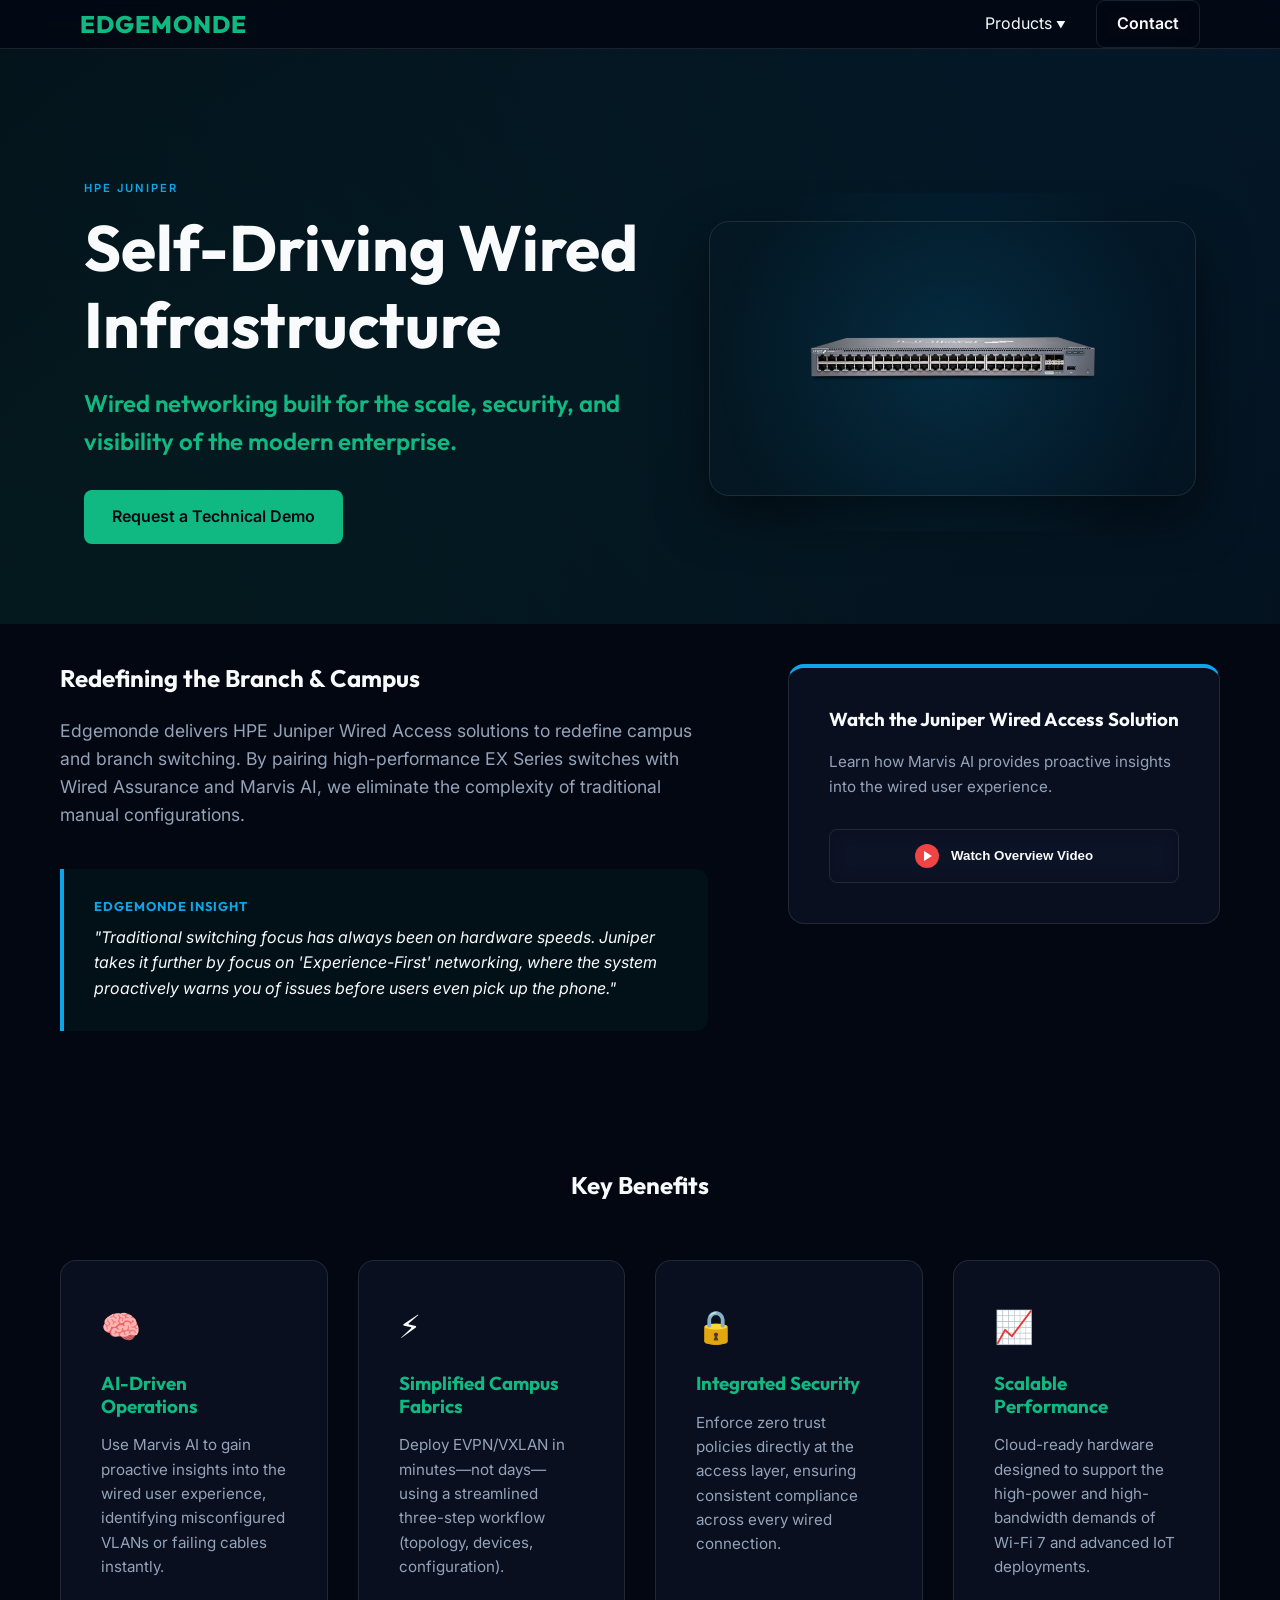
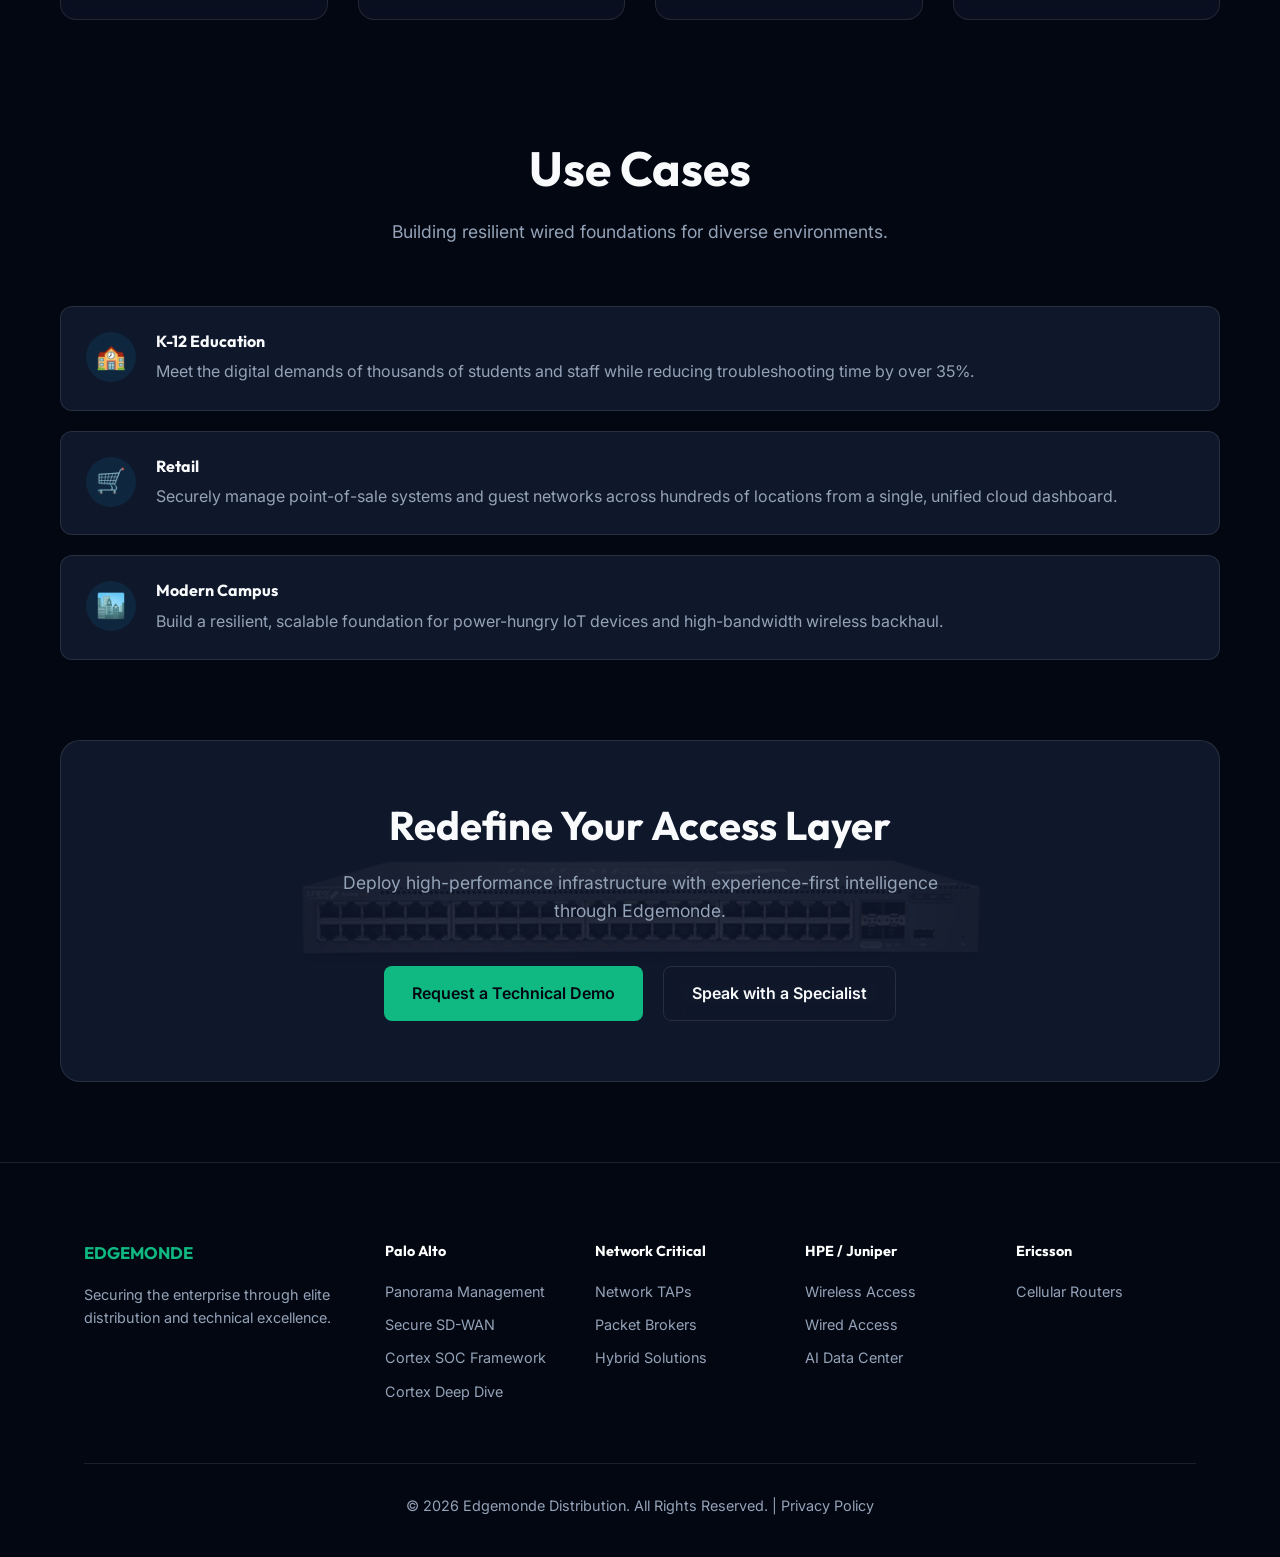
<file: wired-access.html>
<!DOCTYPE html>
<html lang="en">

<head>
    <link rel="icon" type="image/png" href="favicon.png">
    <meta charset="UTF-8">
    <meta name="viewport" content="width=device-width, initial-scale=1.0">
    <title>Wired Access: Self-Driving Infrastructure | Edgemonde</title>
    <meta name="description"
        content="HPE Juniper Wired Access solutions with EX Series switches and Mist AI. Proactive insights, simplified campus fabrics, and integrated security.">

    <meta name="referrer" content="strict-origin-when-cross-origin">

    <!-- Fonts -->
    <link rel="preconnect" href="https://fonts.googleapis.com">
    <link rel="preconnect" href="https://fonts.gstatic.com" crossorigin>
    <link href="https://fonts.googleapis.com/css2?family=Inter:wght@400;500;600&family=Outfit:wght@700;800&display=swap"
        rel="stylesheet">

    <link rel="stylesheet" href="styles.css">

    <!-- SEO Schema -->
    <script type="application/ld+json">
    {
      "@context": "https://schema.org",
      "@type": "WebPage",
      "name": "AI-Native Wired Access: Self-Driving Infrastructure | Edgemonde",
      "description": "Simplify network operations with HPE Juniper wired switching. AI-native performance and automated lifecycle management.",
      "url": "https://edgemonde.com/wired-access.html",
      "about": [
        { "@type": "Thing", "name": "Network Switch", "sameAs": "https://en.wikipedia.org/wiki/Network_switch" },
        { "@type": "Thing", "name": "Automation", "sameAs": "https://en.wikipedia.org/wiki/Automation" }
      ],
      "mentions": [
        { "@type": "Organization", "name": "HPE Juniper", "sameAs": "https://en.wikipedia.org/wiki/Juniper_Networks" },
        { "@type": "Product", "name": "EX Series Switches", "brand": { "@type": "Brand", "name": "Juniper Networks" } }
      ]
    }
    </script>
    <style>
        .product-hero {
            padding-top: 180px;
            padding-bottom: 80px;
            background: radial-gradient(circle at top right, rgba(14, 165, 233, 0.1), transparent),
                radial-gradient(circle at bottom left, rgba(16, 185, 129, 0.1), transparent);
        }

        .benefit-grid {
            display: grid;
            grid-template-columns: repeat(auto-fit, minmax(250px, 1fr));
            gap: 30px;
            margin-top: 60px;
        }

        .use-case-list {
            display: grid;
            gap: 20px;
            margin-top: 40px;
        }

        .use-case-item {
            padding: 25px;
            background: var(--color-surface);
            border: 1px solid var(--color-border);
            border-radius: 12px;
            display: flex;
            gap: 20px;
            align-items: flex-start;
        }

        .use-case-icon {
            font-size: 1.5rem;
            color: var(--color-secondary);
            background: rgba(14, 165, 233, 0.1);
            width: 50px;
            height: 50px;
            display: flex;
            align-items: center;
            justify-content: center;
            border-radius: 50%;
            flex-shrink: 0;
        }

        .video-cta {
            background: var(--color-surface);
            border: 1px solid var(--color-border);
            border-radius: 20px;
            padding: 60px;
            text-align: center;
            margin: 80px 0;
            position: relative;
            overflow: hidden;
        }

        .video-cta::before {
            content: '';
            position: absolute;
            top: 0;
            left: 0;
            width: 100%;
            height: 100%;
            background: url('wired-hero.png') center/cover;
            opacity: 0.1;
            z-index: 0;
        }

        .video-cta-content {
            position: relative;
            z-index: 1;
        }
    </style>
</head>

<body>

    <!-- Header / Nav -->
    <header>
        <div class="container">
            <a href="index.html" class="logo"
                style="font-family: var(--font-heading); font-size: 1.5rem; letter-spacing: 1px; color: var(--color-primary); font-weight: 800;">
                EDGEMONDE</a>
            <nav>
                <ul class="nav-links">
                    <li class="has-dropdown">
                        <a href="index.html#portfolio">Products <small
                                style="font-size: 0.6rem; vertical-align: middle;">▼</small></a>
                        <ul class="dropdown">
                            <li
                                style="padding: 10px 20px; font-size: 0.7rem; color: var(--color-primary); text-transform: uppercase; letter-spacing: 1px;">
                                Palo Alto Networks</li>
                            <li><a href="panorama.html">Panorama™ Management</a></li>
                            <li><a href="sd-wan.html">Secure SD-WAN</a></li>
                            <li><a href="cortex-framework.html">Cortex® SOC Framework</a></li>
                            <li><a href="cortex-deep-dive.html">Cortex® Deep Dive</a></li>
                            <li
                                style="padding: 10px 20px; font-size: 0.7rem; color: var(--color-primary); text-transform: uppercase; letter-spacing: 1px; border-top: 1px solid var(--color-border);">
                                Network Critical</li>
                            <li><a href="network-taps.html">Network TAPs</a></li>
                            <li><a href="packet-brokers.html">Packet Brokers</a></li>
                            <li><a href="hybrid-visibility.html">Hybrid Solutions</a></li>
                            <li
                                style="padding: 10px 20px; font-size: 0.7rem; color: var(--color-primary); text-transform: uppercase; letter-spacing: 1px; border-top: 1px solid var(--color-border);">
                                HPE / Juniper</li>
                            <li><a href="wireless-access.html">Wireless Access</a></li>
                            <li><a href="wired-access.html">Wired Access</a></li>
                            <li><a href="ai-data-center.html">AI Data Center Solutions</a></li>
                            <li
                                style="padding: 10px 20px; font-size: 0.7rem; color: var(--color-primary); text-transform: uppercase; letter-spacing: 1px; border-top: 1px solid var(--color-border);">
                                Ericsson / Cradlepoint</li>
                            <li><a href="cellular-routers.html">Cellular Routers & Remote Management</a></li>
                        </ul>
                    </li>
                    <li><a href="index.html#contact" class="btn btn-secondary" style="padding: 10px 20px;">Contact</a>
                    </li>
                </ul>
            </nav>
        </div>
    </header>

    <main>
        <!-- Hero Section -->
        <section class="product-hero">
            <div class="container">
                <div class="two-col" style="align-items: center; grid-template-columns: 1.2fr 1fr; gap: 40px;">
                    <div class="animate">
                        <span class="resource-tag"
                            style="font-weight: 600; letter-spacing: 2px; color: var(--color-secondary);">HPE
                            JUNIPER</span>
                        <h1 style="font-size: clamp(2.5rem, 5vw, 4.5rem); margin-bottom: 20px;">Self-Driving Wired
                            Infrastructure</h1>
                        <p
                            style="font-size: 1.5rem; color: var(--color-primary); font-family: var(--font-heading); font-weight: 600; margin-bottom: 30px;">
                            Wired networking built for the scale, security, and visibility of the modern enterprise.
                        </p>
                        <div class="hero-btns animate">
                            <a href="index.html#contact" class="btn btn-primary">Request a Technical Demo</a>
                        </div>
                    </div>
                    <div class="animate" style="position: relative;">
                        <img src="wired-hero.png" alt="Wired Access Hardware"
                            style="width: 100%; height: auto; border-radius: 20px; box-shadow: 0 20px 50px rgba(0,0,0,0.5); border: 1px solid var(--color-border);">
                        <!-- Decorative Glow -->
                        <div
                            style="position: absolute; top: 50%; left: 50%; transform: translate(-50%, -50%); width: 120%; height: 120%; background: radial-gradient(circle, rgba(14, 165, 233, 0.15) 0%, transparent 70%); z-index: -1;">
                        </div>
                    </div>
                </div>
            </div>
        </section>

        <!-- Main Content -->
        <section class="container mt-40" style="padding-top: 0;">
            <div class="two-col" style="grid-template-columns: 1.5fr 1fr; gap: 80px; align-items: start;">
                <div class="animate">
                    <h2 style="margin-bottom: 24px;">Redefining the Branch & Campus</h2>
                    <p style="font-size: 1.1rem; color: var(--color-text-dim); margin-bottom: 24px;">
                        Edgemonde delivers HPE Juniper Wired Access solutions to redefine campus and branch switching.
                        By pairing high-performance EX Series switches with Wired Assurance and Marvis AI, we eliminate
                        the complexity of traditional manual configurations.
                    </p>

                    <div class="insight-box" style="border-left-color: var(--color-secondary);">
                        <h4
                            style="color: var(--color-secondary); margin-bottom: 10px; text-transform: uppercase; font-size: 0.8rem; letter-spacing: 1px;">
                            Edgemonde Insight</h4>
                        <p style="font-style: italic; color: var(--color-text-main);">
                            "Traditional switching focus has always been on hardware speeds. Juniper takes it further by
                            focus on 'Experience-First' networking, where the system proactively warns you of issues
                            before users even pick up the phone."
                        </p>
                    </div>
                </div>

                <div class="glass animate" style="padding: 40px; border-top: 4px solid var(--color-secondary);">
                    <h3 style="margin-bottom: 20px;">Watch the Juniper Wired Access Solution</h3>
                    <p style="color: var(--color-text-dim); margin-bottom: 30px; font-size: 0.95rem;">
                        Learn how Marvis AI provides proactive insights into the wired user experience.
                    </p>
                    <button class="btn btn-secondary video-trigger"
                        data-video="https://www.youtube.com/embed/VThXEygKWbA?si=a_3l8vtuXF6kuDvz"
                        style="width: 100%; text-align: center;"><span class="play-icon"></span> Watch Overview
                        Video</button>
                </div>
            </div>

            <!-- Core Benefits -->
            <div style="margin-top: 100px;">
                <h2 class="animate" style="text-align: center;">Key Benefits</h2>
                <div class="benefit-grid">
                    <div class="feature-card glass animate">
                        <div style="font-size: 2rem; margin-bottom: 20px;">🧠</div>
                        <h3>AI-Driven Operations</h3>
                        <p>Use Marvis AI to gain proactive insights into the wired user experience, identifying
                            misconfigured VLANs or failing cables instantly.</p>
                    </div>
                    <div class="feature-card glass animate">
                        <div style="font-size: 2rem; margin-bottom: 20px;">⚡</div>
                        <h3>Simplified Campus Fabrics</h3>
                        <p>Deploy EVPN/VXLAN in minutes—not days—using a streamlined three-step workflow (topology,
                            devices, configuration).</p>
                    </div>
                    <div class="feature-card glass animate">
                        <div style="font-size: 2rem; margin-bottom: 20px;">🔒</div>
                        <h3>Integrated Security</h3>
                        <p>Enforce zero trust policies directly at the access layer, ensuring consistent compliance
                            across every wired connection.</p>
                    </div>
                    <div class="feature-card glass animate">
                        <div style="font-size: 2rem; margin-bottom: 20px;">📈</div>
                        <h3>Scalable Performance</h3>
                        <p>Cloud-ready hardware designed to support the high-power and high-bandwidth demands of Wi-Fi 7
                            and advanced IoT deployments.</p>
                    </div>
                </div>
            </div>

            <!-- Use Cases -->
            <div style="margin-top: 120px;">
                <div class="section-head animate" style="margin-left: auto; margin-right: auto; text-align: center;">
                    <h2>Use Cases</h2>
                    <p>Building resilient wired foundations for diverse environments.</p>
                </div>

                <div class="use-case-list">
                    <div class="use-case-item animate">
                        <div class="use-case-icon">🏫</div>
                        <div>
                            <h4 style="margin-bottom: 8px; color: var(--color-text-main);">K-12 Education</h4>
                            <p style="color: var(--color-text-dim);">Meet the digital demands of thousands of students
                                and staff while reducing troubleshooting time by over 35%. </p>
                        </div>
                    </div>
                    <div class="use-case-item animate">
                        <div class="use-case-icon">🛒</div>
                        <div>
                            <h4 style="margin-bottom: 8px; color: var(--color-text-main);">Retail</h4>
                            <p style="color: var(--color-text-dim);">Securely manage point-of-sale systems and guest
                                networks across hundreds of locations from a single, unified cloud dashboard.</p>
                        </div>
                    </div>
                    <div class="use-case-item animate">
                        <div class="use-case-icon">🏙️</div>
                        <div>
                            <h4 style="margin-bottom: 8px; color: var(--color-text-main);">Modern Campus</h4>
                            <p style="color: var(--color-text-dim);">Build a resilient, scalable foundation for
                                power-hungry IoT devices and high-bandwidth wireless backhaul.</p>
                        </div>
                    </div>
                </div>
            </div>

            <!-- Final CTA -->
            <div class="video-cta animate">
                <div class="video-cta-content">
                    <h2 style="font-size: 2.5rem; margin-bottom: 20px;">Redefine Your Access Layer</h2>
                    <p style="color: var(--color-text-dim); max-width: 600px; margin: 0 auto 40px; font-size: 1.1rem;">
                        Deploy high-performance infrastructure with experience-first intelligence through Edgemonde.
                    </p>
                    <div style="display: flex; gap: 20px; justify-content: center; flex-wrap: wrap;">
                        <a href="index.html#contact" class="btn btn-primary">Request a Technical Demo</a>
                        <a href="index.html#contact" class="btn btn-secondary">Speak with a Specialist</a>
                    </div>
                </div>
            </div>
        </section>
    </main>

    <footer>
        <div class="container">
            <div class="footer-grid">
                <div>
                    <h3 style="color: var(--color-primary); margin-bottom: 20px;">EDGEMONDE</h3>
                    <p>Securing the enterprise through elite distribution and technical excellence.</p>
                </div>
                <div>
                    <h4 style="color: white; margin-bottom: 20px;">Palo Alto</h4>
                    <ul style="display: grid; gap: 10px;">
                        <li><a href="panorama.html">Panorama Management</a></li>
                        <li><a href="sd-wan.html">Secure SD-WAN</a></li>
                        <li><a href="cortex-framework.html">Cortex SOC Framework</a></li>
                        <li><a href="cortex-deep-dive.html">Cortex Deep Dive</a></li>
                    </ul>
                </div>
                <div>
                    <h4 style="color: white; margin-bottom: 20px;">Network Critical</h4>
                    <ul style="display: grid; gap: 10px;">
                        <li><a href="network-taps.html">Network TAPs</a></li>
                        <li><a href="packet-brokers.html">Packet Brokers</a></li>
                        <li><a href="hybrid-visibility.html">Hybrid Solutions</a></li>
                    </ul>
                </div>
                <div>
                    <h4 style="color: white; margin-bottom: 20px;">HPE / Juniper</h4>
                    <ul style="display: grid; gap: 10px;">
                        <li><a href="wireless-access.html">Wireless Access</a></li>
                        <li><a href="wired-access.html">Wired Access</a></li>
                        <li><a href="ai-data-center.html">AI Data Center</a></li>
                    </ul>
                </div>
                <div>
                    <h4 style="color: white; margin-bottom: 20px;">Ericsson</h4>
                    <ul style="display: grid; gap: 10px;">
                        <li><a href="cellular-routers.html">Cellular Routers</a></li>
                    </ul>
                </div>
            </div>
            <p style="border-top: 1px solid var(--color-border); padding-top: 30px; text-align: center;">&copy; 2026
                Edgemonde Distribution. All Rights Reserved. | <a href="privacy-policy.html"
                    style="color: var(--color-text-dim); text-decoration: none;">Privacy Policy</a></p>
        </div>
    </footer>

    <!-- Video Modal -->
    <div class="modal-overlay">
        <div class="modal-content">
            <button class="modal-close">&times;</button>
            <iframe src=""
                allow="accelerometer; autoplay; clipboard-write; encrypted-media; gyroscope; picture-in-picture; web-share"
                referrerpolicy="strict-origin-when-cross-origin" allowfullscreen></iframe>
        </div>
    </div>

    <script src="main.js"></script>
</body>

</html>
</file>
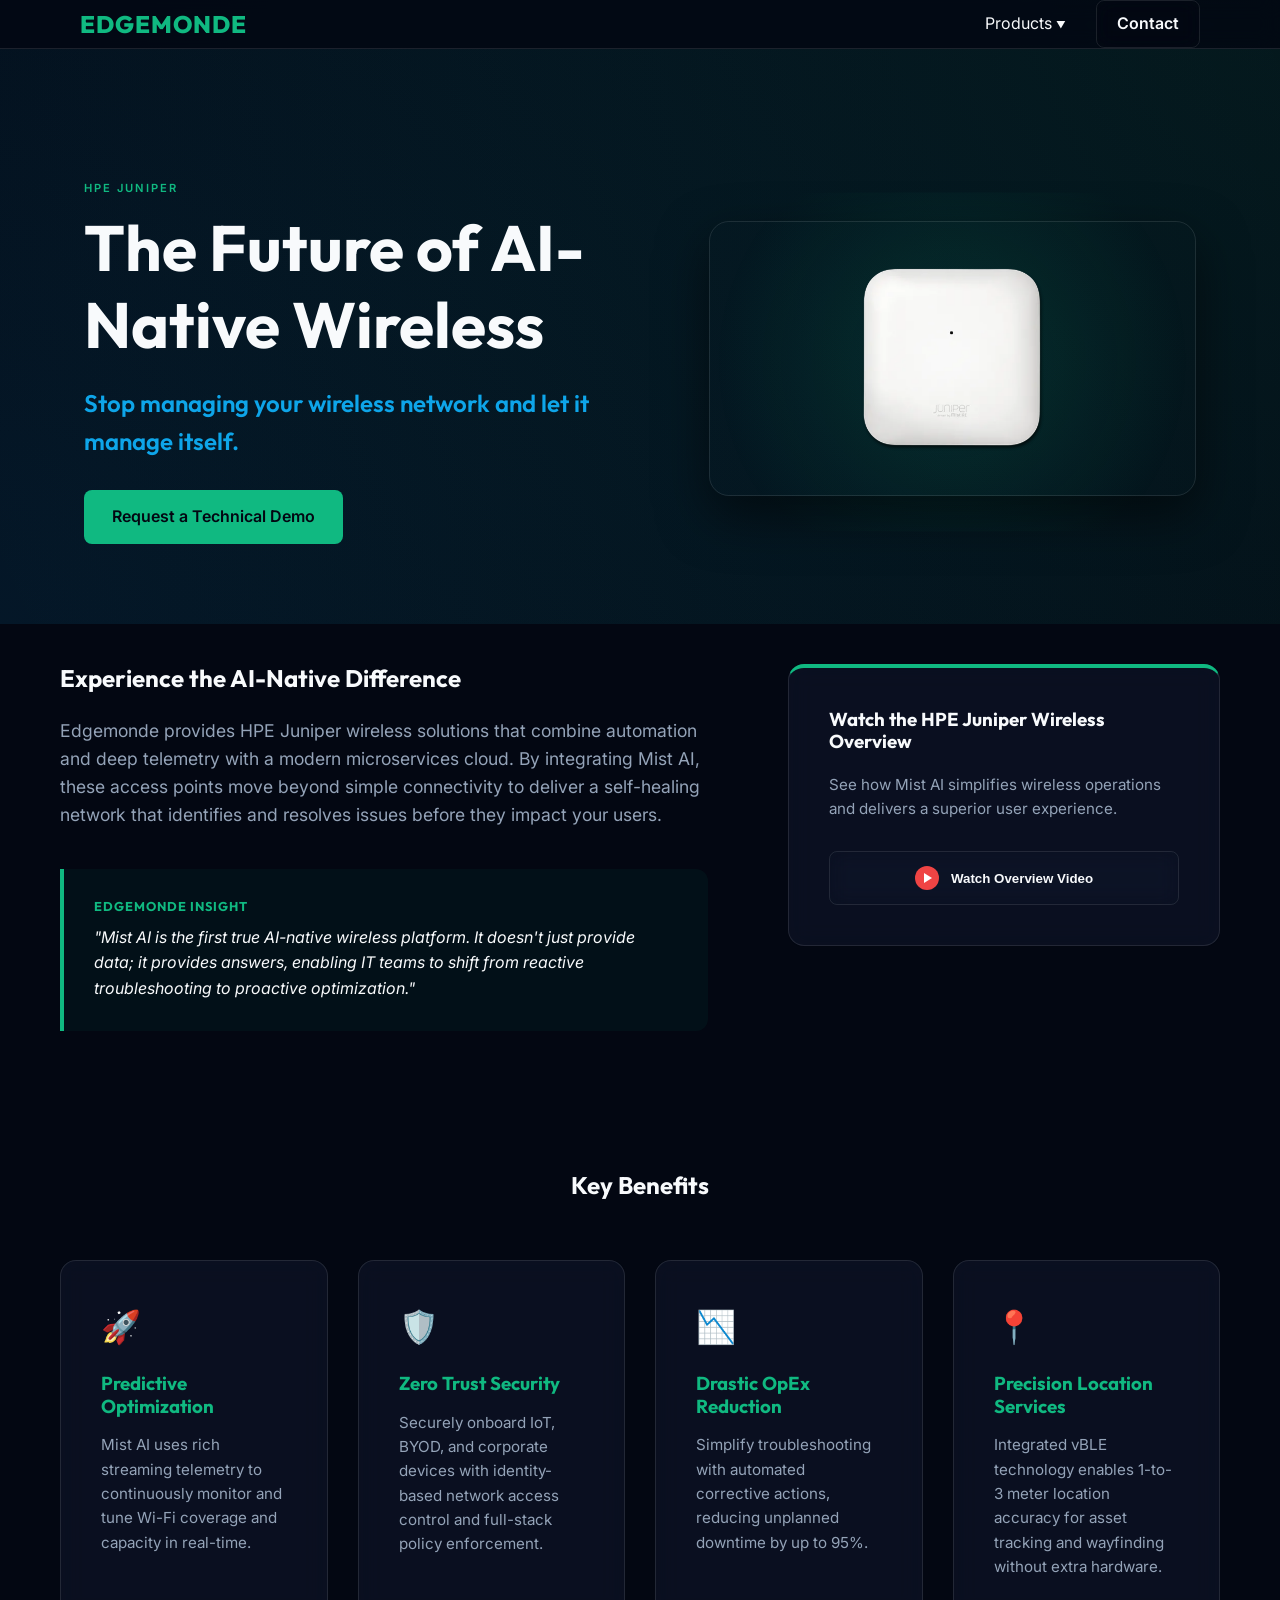
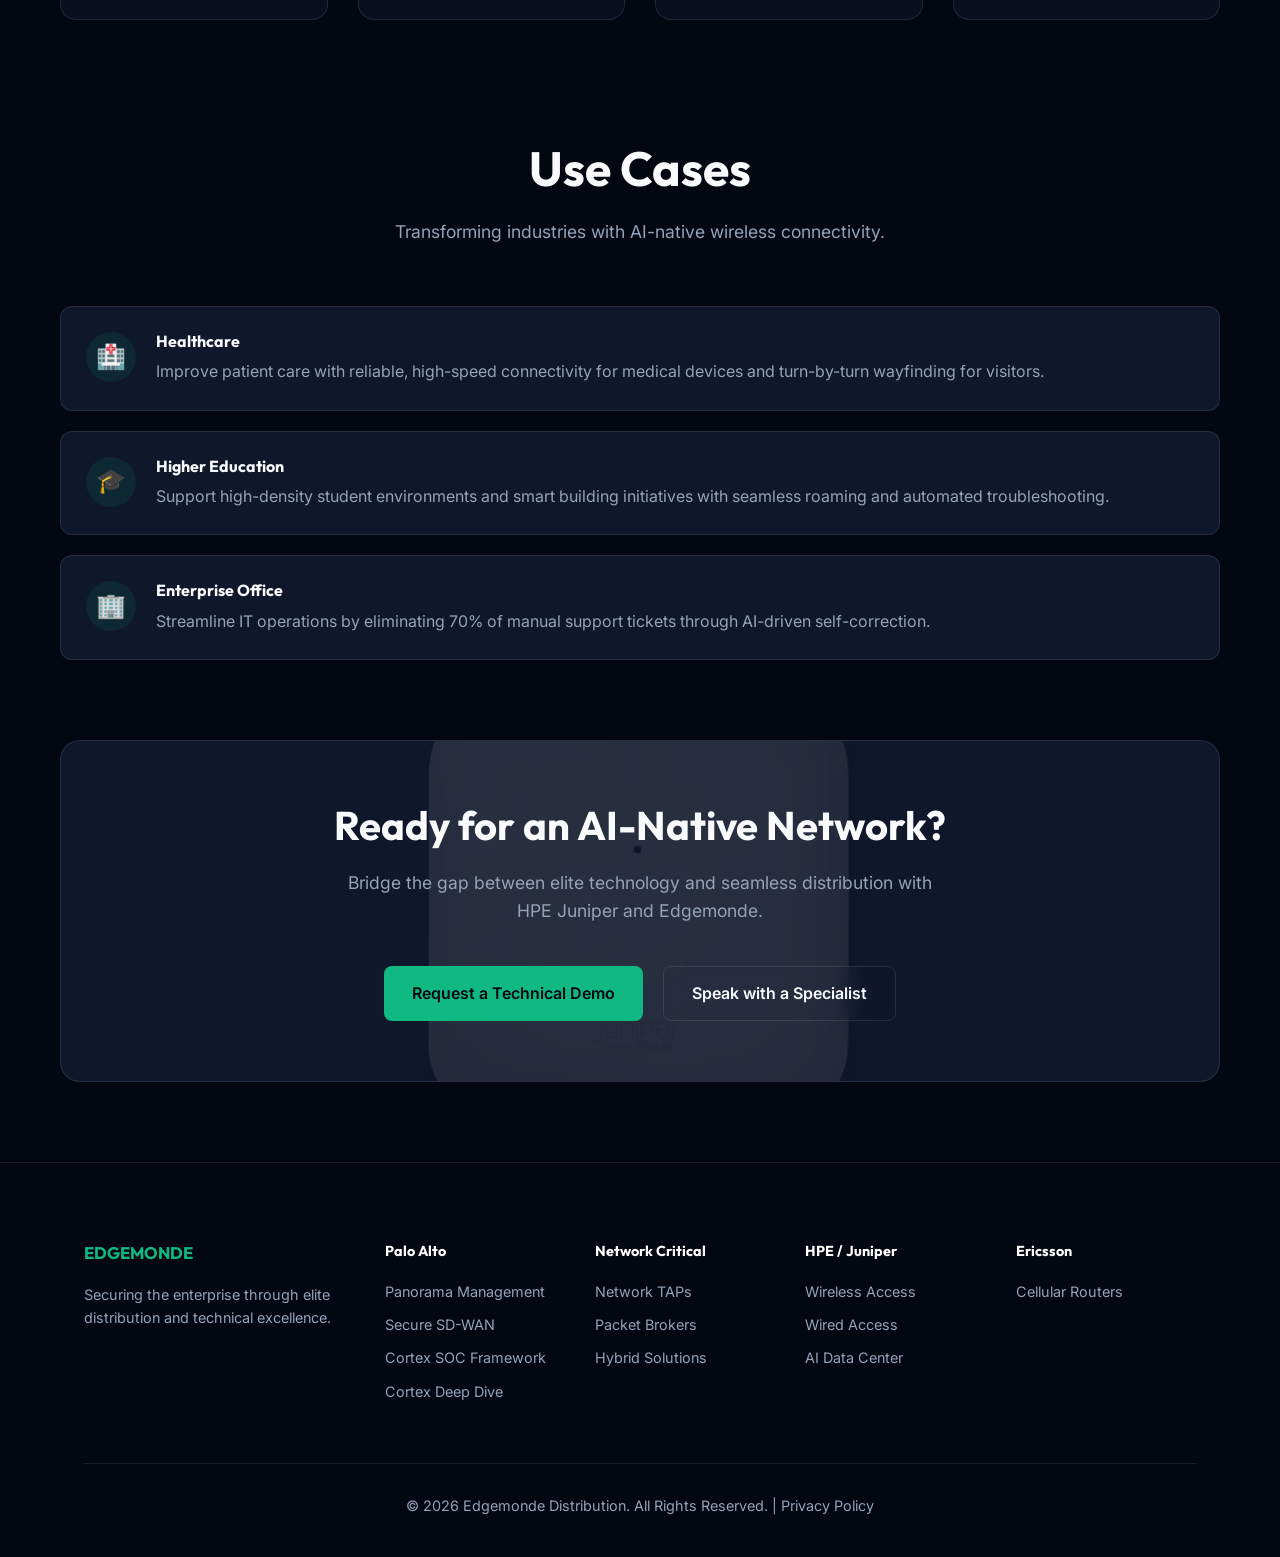
<file: wireless-access.html>
<!DOCTYPE html>
<html lang="en">

<head>
    <link rel="icon" type="image/png" href="favicon.png">
    <meta charset="UTF-8">
    <meta name="viewport" content="width=device-width, initial-scale=1.0">
    <title>Wireless Access: AI-Native Networking | Edgemonde</title>
    <meta name="description"
        content="HPE Juniper wireless solutions powered by Mist AI. Experience a self-healing, AI-native wireless network that identifies and resolves issues automatically.">

    <meta name="referrer" content="strict-origin-when-cross-origin">

    <!-- Fonts -->
    <link rel="preconnect" href="https://fonts.googleapis.com">
    <link rel="preconnect" href="https://fonts.gstatic.com" crossorigin>
    <link href="https://fonts.googleapis.com/css2?family=Inter:wght@400;500;600&family=Outfit:wght@700;800&display=swap"
        rel="stylesheet">

    <link rel="stylesheet" href="styles.css">

    <!-- SEO Schema -->
    <script type="application/ld+json">
    {
      "@context": "https://schema.org",
      "@type": "WebPage",
      "name": "AI-Native Wireless: HPE Juniper Mist AI | Edgemonde",
      "description": "Industry-leading wireless networking powered by Mist AI. Self-healing, automated, and secure enterprise Wi-Fi.",
      "url": "https://edgemonde.com/wireless-access.html",
      "about": [
        { "@type": "Thing", "name": "Wi-Fi", "sameAs": "https://en.wikipedia.org/wiki/Wi-Fi" },
        { "@type": "Thing", "name": "Artificial Intelligence", "sameAs": "https://en.wikipedia.org/wiki/Artificial_intelligence" }
      ],
      "mentions": [
        { "@type": "Organization", "name": "Juniper Networks", "sameAs": "https://en.wikipedia.org/wiki/Juniper_Networks" },
        { "@type": "Product", "name": "Mist AI", "brand": { "@type": "Brand", "name": "HPE Juniper" } }
      ]
    }
    </script>
    <style>
        .product-hero {
            padding-top: 180px;
            padding-bottom: 80px;
            background: radial-gradient(circle at top right, rgba(16, 185, 129, 0.1), transparent),
                radial-gradient(circle at bottom left, rgba(14, 165, 233, 0.1), transparent);
        }

        .benefit-grid {
            display: grid;
            grid-template-columns: repeat(auto-fit, minmax(250px, 1fr));
            gap: 30px;
            margin-top: 60px;
        }

        .use-case-list {
            display: grid;
            gap: 20px;
            margin-top: 40px;
        }

        .use-case-item {
            padding: 25px;
            background: var(--color-surface);
            border: 1px solid var(--color-border);
            border-radius: 12px;
            display: flex;
            gap: 20px;
            align-items: flex-start;
        }

        .use-case-icon {
            font-size: 1.5rem;
            color: var(--color-primary);
            background: rgba(16, 185, 129, 0.1);
            width: 50px;
            height: 50px;
            display: flex;
            align-items: center;
            justify-content: center;
            border-radius: 50%;
            flex-shrink: 0;
        }

        .video-cta {
            background: var(--color-surface);
            border: 1px solid var(--color-border);
            border-radius: 20px;
            padding: 60px;
            text-align: center;
            margin: 80px 0;
            position: relative;
            overflow: hidden;
        }

        .video-cta::before {
            content: '';
            position: absolute;
            top: 0;
            left: 0;
            width: 100%;
            height: 100%;
            background: url('wireless-hero.png') center/cover;
            opacity: 0.1;
            z-index: 0;
        }

        .video-cta-content {
            position: relative;
            z-index: 1;
        }
    </style>
</head>

<body>

    <!-- Header / Nav -->
    <header>
        <div class="container">
            <a href="index.html" class="logo"
                style="font-family: var(--font-heading); font-size: 1.5rem; letter-spacing: 1px; color: var(--color-primary); font-weight: 800;">
                EDGEMONDE</a>
            <nav>
                <ul class="nav-links">
                    <li class="has-dropdown">
                        <a href="index.html#portfolio">Products <small
                                style="font-size: 0.6rem; vertical-align: middle;">▼</small></a>
                        <ul class="dropdown">
                            <li
                                style="padding: 10px 20px; font-size: 0.7rem; color: var(--color-primary); text-transform: uppercase; letter-spacing: 1px;">
                                Palo Alto Networks</li>
                            <li><a href="panorama.html">Panorama™ Management</a></li>
                            <li><a href="sd-wan.html">Secure SD-WAN</a></li>
                            <li><a href="cortex-framework.html">Cortex® SOC Framework</a></li>
                            <li><a href="cortex-deep-dive.html">Cortex® Deep Dive</a></li>
                            <li
                                style="padding: 10px 20px; font-size: 0.7rem; color: var(--color-primary); text-transform: uppercase; letter-spacing: 1px; border-top: 1px solid var(--color-border);">
                                Network Critical</li>
                            <li><a href="network-taps.html">Network TAPs</a></li>
                            <li><a href="packet-brokers.html">Packet Brokers</a></li>
                            <li><a href="hybrid-visibility.html">Hybrid Solutions</a></li>
                            <li
                                style="padding: 10px 20px; font-size: 0.7rem; color: var(--color-primary); text-transform: uppercase; letter-spacing: 1px; border-top: 1px solid var(--color-border);">
                                HPE / Juniper</li>
                            <li><a href="wireless-access.html">Wireless Access</a></li>
                            <li><a href="wired-access.html">Wired Access</a></li>
                            <li><a href="ai-data-center.html">AI Data Center Solutions</a></li>
                            <li
                                style="padding: 10px 20px; font-size: 0.7rem; color: var(--color-primary); text-transform: uppercase; letter-spacing: 1px; border-top: 1px solid var(--color-border);">
                                Ericsson / Cradlepoint</li>
                            <li><a href="cellular-routers.html">Cellular Routers & Remote Management</a></li>
                        </ul>
                    </li>
                    <li><a href="index.html#contact" class="btn btn-secondary" style="padding: 10px 20px;">Contact</a>
                    </li>
                </ul>
            </nav>
        </div>
    </header>

    <main>
        <!-- Hero Section -->
        <section class="product-hero">
            <div class="container">
                <div class="two-col" style="align-items: center; grid-template-columns: 1.2fr 1fr; gap: 40px;">
                    <div class="animate">
                        <span class="resource-tag" style="font-weight: 600; letter-spacing: 2px;">HPE JUNIPER</span>
                        <h1 style="font-size: clamp(2.5rem, 5vw, 4.5rem); margin-bottom: 20px;">The Future of AI-Native
                            Wireless</h1>
                        <p
                            style="font-size: 1.5rem; color: var(--color-secondary); font-family: var(--font-heading); font-weight: 600; margin-bottom: 30px;">
                            Stop managing your wireless network and let it manage itself.
                        </p>
                        <div class="hero-btns animate">
                            <a href="index.html#contact" class="btn btn-primary">Request a Technical Demo</a>
                        </div>
                    </div>
                    <div class="animate" style="position: relative;">
                        <img src="wireless-hero.png" alt="Wireless Access Hardware"
                            style="width: 100%; height: auto; border-radius: 20px; box-shadow: 0 20px 50px rgba(0,0,0,0.5); border: 1px solid var(--color-border);">
                        <!-- Decorative Glow -->
                        <div
                            style="position: absolute; top: 50%; left: 50%; transform: translate(-50%, -50%); width: 120%; height: 120%; background: radial-gradient(circle, rgba(16, 185, 129, 0.15) 0%, transparent 70%); z-index: -1;">
                        </div>
                    </div>
                </div>
            </div>
        </section>

        <!-- Main Content -->
        <section class="container mt-40" style="padding-top: 0;">
            <div class="two-col" style="grid-template-columns: 1.5fr 1fr; gap: 80px; align-items: start;">
                <div class="animate">
                    <h2 style="margin-bottom: 24px;">Experience the AI-Native Difference</h2>
                    <p style="font-size: 1.1rem; color: var(--color-text-dim); margin-bottom: 24px;">
                        Edgemonde provides HPE Juniper wireless solutions that combine automation and deep telemetry
                        with a modern microservices cloud. By integrating Mist AI, these access points move beyond
                        simple connectivity to deliver a self-healing network that identifies and resolves issues before
                        they impact your users.
                    </p>

                    <div class="insight-box">
                        <h4
                            style="color: var(--color-primary); margin-bottom: 10px; text-transform: uppercase; font-size: 0.8rem; letter-spacing: 1px;">
                            Edgemonde Insight</h4>
                        <p style="font-style: italic; color: var(--color-text-main);">
                            "Mist AI is the first true AI-native wireless platform. It doesn't just provide data; it
                            provides answers, enabling IT teams to shift from reactive troubleshooting to proactive
                            optimization."
                        </p>
                    </div>
                </div>

                <div class="glass animate" style="padding: 40px; border-top: 4px solid var(--color-primary);">
                    <h3 style="margin-bottom: 20px;">Watch the HPE Juniper Wireless Overview</h3>
                    <p style="color: var(--color-text-dim); margin-bottom: 30px; font-size: 0.95rem;">
                        See how Mist AI simplifies wireless operations and delivers a superior user experience.
                    </p>
                    <button class="btn btn-secondary video-trigger"
                        data-video="https://www.youtube.com/embed/k-HGjh7WVkQ?si=Q8htpTEZo7S3xJ0S"
                        style="width: 100%; text-align: center;"><span class="play-icon"></span> Watch Overview
                        Video</button>
                </div>
            </div>

            <!-- Core Benefits -->
            <div style="margin-top: 100px;">
                <h2 class="animate" style="text-align: center;">Key Benefits</h2>
                <div class="benefit-grid">
                    <div class="feature-card glass animate">
                        <div style="font-size: 2rem; margin-bottom: 20px;">🚀</div>
                        <h3>Predictive Optimization</h3>
                        <p>Mist AI uses rich streaming telemetry to continuously monitor and tune Wi-Fi coverage and
                            capacity in real-time.</p>
                    </div>
                    <div class="feature-card glass animate">
                        <div style="font-size: 2rem; margin-bottom: 20px;">🛡️</div>
                        <h3>Zero Trust Security</h3>
                        <p>Securely onboard IoT, BYOD, and corporate devices with identity-based network access control
                            and full-stack policy enforcement.</p>
                    </div>
                    <div class="feature-card glass animate">
                        <div style="font-size: 2rem; margin-bottom: 20px;">📉</div>
                        <h3>Drastic OpEx Reduction</h3>
                        <p>Simplify troubleshooting with automated corrective actions, reducing unplanned downtime by up
                            to 95%.</p>
                    </div>
                    <div class="feature-card glass animate">
                        <div style="font-size: 2rem; margin-bottom: 20px;">📍</div>
                        <h3>Precision Location Services</h3>
                        <p>Integrated vBLE technology enables 1-to-3 meter location accuracy for asset tracking and
                            wayfinding without extra hardware.</p>
                    </div>
                </div>
            </div>

            <!-- Use Cases -->
            <div style="margin-top: 120px;">
                <div class="section-head animate" style="margin-left: auto; margin-right: auto; text-align: center;">
                    <h2>Use Cases</h2>
                    <p>Transforming industries with AI-native wireless connectivity.</p>
                </div>

                <div class="use-case-list">
                    <div class="use-case-item animate">
                        <div class="use-case-icon">🏥</div>
                        <div>
                            <h4 style="margin-bottom: 8px; color: var(--color-text-main);">Healthcare</h4>
                            <p style="color: var(--color-text-dim);">Improve patient care with reliable, high-speed
                                connectivity for medical devices and turn-by-turn wayfinding for visitors.</p>
                        </div>
                    </div>
                    <div class="use-case-item animate">
                        <div class="use-case-icon">🎓</div>
                        <div>
                            <h4 style="margin-bottom: 8px; color: var(--color-text-main);">Higher Education</h4>
                            <p style="color: var(--color-text-dim);">Support high-density student environments and smart
                                building initiatives with seamless roaming and automated troubleshooting.</p>
                        </div>
                    </div>
                    <div class="use-case-item animate">
                        <div class="use-case-icon">🏢</div>
                        <div>
                            <h4 style="margin-bottom: 8px; color: var(--color-text-main);">Enterprise Office</h4>
                            <p style="color: var(--color-text-dim);">Streamline IT operations by eliminating 70% of
                                manual support tickets through AI-driven self-correction.</p>
                        </div>
                    </div>
                </div>
            </div>

            <!-- Final CTA -->
            <div class="video-cta animate">
                <div class="video-cta-content">
                    <h2 style="font-size: 2.5rem; margin-bottom: 20px;">Ready for an AI-Native Network?</h2>
                    <p style="color: var(--color-text-dim); max-width: 600px; margin: 0 auto 40px; font-size: 1.1rem;">
                        Bridge the gap between elite technology and seamless distribution with HPE Juniper and
                        Edgemonde.
                    </p>
                    <div style="display: flex; gap: 20px; justify-content: center; flex-wrap: wrap;">
                        <a href="index.html#contact" class="btn btn-primary">Request a Technical Demo</a>
                        <a href="index.html#contact" class="btn btn-secondary">Speak with a Specialist</a>
                    </div>
                </div>
            </div>
        </section>
    </main>

    <footer>
        <div class="container">
            <div class="footer-grid">
                <div>
                    <h3 style="color: var(--color-primary); margin-bottom: 20px;">EDGEMONDE</h3>
                    <p>Securing the enterprise through elite distribution and technical excellence.</p>
                </div>
                <div>
                    <h4 style="color: white; margin-bottom: 20px;">Palo Alto</h4>
                    <ul style="display: grid; gap: 10px;">
                        <li><a href="panorama.html">Panorama Management</a></li>
                        <li><a href="sd-wan.html">Secure SD-WAN</a></li>
                        <li><a href="cortex-framework.html">Cortex SOC Framework</a></li>
                        <li><a href="cortex-deep-dive.html">Cortex Deep Dive</a></li>
                    </ul>
                </div>
                <div>
                    <h4 style="color: white; margin-bottom: 20px;">Network Critical</h4>
                    <ul style="display: grid; gap: 10px;">
                        <li><a href="network-taps.html">Network TAPs</a></li>
                        <li><a href="packet-brokers.html">Packet Brokers</a></li>
                        <li><a href="hybrid-visibility.html">Hybrid Solutions</a></li>
                    </ul>
                </div>
                <div>
                    <h4 style="color: white; margin-bottom: 20px;">HPE / Juniper</h4>
                    <ul style="display: grid; gap: 10px;">
                        <li><a href="wireless-access.html">Wireless Access</a></li>
                        <li><a href="wired-access.html">Wired Access</a></li>
                        <li><a href="ai-data-center.html">AI Data Center</a></li>
                    </ul>
                </div>
                <div>
                    <h4 style="color: white; margin-bottom: 20px;">Ericsson</h4>
                    <ul style="display: grid; gap: 10px;">
                        <li><a href="cellular-routers.html">Cellular Routers</a></li>
                    </ul>
                </div>
            </div>
            <p style="border-top: 1px solid var(--color-border); padding-top: 30px; text-align: center;">&copy; 2026
                Edgemonde Distribution. All Rights Reserved. | <a href="privacy-policy.html"
                    style="color: var(--color-text-dim); text-decoration: none;">Privacy Policy</a></p>
        </div>
    </footer>

    <!-- Video Modal -->
    <div class="modal-overlay">
        <div class="modal-content">
            <button class="modal-close">&times;</button>
            <iframe src=""
                allow="accelerometer; autoplay; clipboard-write; encrypted-media; gyroscope; picture-in-picture; web-share"
                referrerpolicy="strict-origin-when-cross-origin" allowfullscreen></iframe>
        </div>
    </div>

    <script src="main.js"></script>
</body>

</html>
</file>
<file: styles.css>
:root {
    /* Color Palette - Premium Cyber Security Aesthetic */
    --color-bg: #030712;
    --color-surface: #0f172a;
    --color-primary: #10b981;
    /* Cyber Green */
    --color-primary-glow: rgba(16, 185, 129, 0.3);
    --color-secondary: #0ea5e9;
    /* Electric Blue */
    --color-accent: #6366f1;
    /* Indigo */
    --color-brand-orange: #f97316;
    /* Edgemond Orange for Proof Points */
    --color-text-main: #f8fafc;
    --color-text-dim: #94a3b8;
    --color-border: rgba(255, 255, 255, 0.1);

    /* Typography */
    --font-main: 'Inter', system-ui, -apple-system, sans-serif;
    --font-heading: 'Outfit', sans-serif;

    /* Spacing */
    --section-padding: 100px 5%;
    --container-max-width: 1200px;

    /* Technical / Cortex Accents */
    --color-cortex-line: rgba(16, 185, 129, 0.4);
    --font-mono: 'JetBrains Mono', 'Fira Code', monospace;
}

* {
    margin: 0;
    padding: 0;
    box-sizing: border-box;
}

body {
    background-color: var(--color-bg);
    color: var(--color-text-main);
    font-family: var(--font-main);
    line-height: 1.6;
    overflow-x: hidden;
}

h1,
h2,
h3,
h4 {
    font-family: var(--font-heading);
    font-weight: 700;
    line-height: 1.2;
}

a {
    text-decoration: none;
    color: inherit;
    transition: all 0.3s ease;
}

ul {
    list-style: none;
}

.container {
    max-width: var(--container-max-width);
    margin: 0 auto;
    padding: 0 20px;
}

.btn {
    display: inline-flex;
    align-items: center;
    gap: 12px;
    justify-content: center;
    padding: 14px 28px;
    border-radius: 8px;
    font-weight: 600;
    cursor: pointer;
    transition: transform 0.2s ease, box-shadow 0.2s ease, background 0.2s ease;
}

.play-icon {
    display: inline-flex;
    align-items: center;
    justify-content: center;
    width: 24px;
    height: 24px;
    background: #ef4444;
    border-radius: 50%;
    position: relative;
    flex-shrink: 0;
}

.play-icon::after {
    content: '';
    width: 0;
    height: 0;
    border-style: solid;
    border-width: 5px 0 5px 8px;
    border-color: transparent transparent transparent white;
    margin-left: 2px;
}

.btn-primary {
    background: var(--color-primary);
    color: var(--color-bg);
}

.btn-primary:hover {
    transform: translateY(-2px);
    box-shadow: 0 0 20px var(--color-primary-glow);
}

.btn-secondary {
    background: transparent;
    border: 1px solid var(--color-border);
    color: var(--color-text-main);
    backdrop-filter: blur(10px);
}

.btn-secondary:hover {
    background: rgba(255, 255, 255, 0.05);
    border-color: var(--color-primary);
}

/* Advantage Section */
.advantage-grid {
    display: grid;
    grid-template-columns: repeat(auto-fit, minmax(250px, 1fr));
    gap: 40px;
    text-align: center;
}

.adv-item i {
    font-size: 2.5rem;
    color: var(--color-primary);
    margin-bottom: 20px;
    display: block;
}

/* Resources */
.resource-grid {
    display: grid;
    grid-template-columns: repeat(auto-fit, minmax(280px, 1fr));
    gap: 25px;
}

.resource-card {
    padding: 30px;
    border-radius: 12px;
    background: rgba(255, 255, 255, 0.03);
    border: 1px solid var(--color-border);
    transition: background 0.3s ease;
}

.resource-card:hover {
    background: rgba(255, 255, 255, 0.07);
}

.resource-tag {
    font-size: 0.7rem;
    text-transform: uppercase;
    color: var(--color-primary);
    margin-bottom: 12px;
    display: block;
}

/* Contact Form */
.contact-container {
    display: grid;
    grid-template-columns: 1fr 1fr;
    gap: 100px;
}

@media (max-width: 900px) {
    .contact-container {
        grid-template-columns: 1fr;
        gap: 50px;
    }
}

.form-group {
    margin-bottom: 20px;
}

input,
select,
textarea {
    width: 100%;
    padding: 12px;
    background: #1a1f2e;
    border: 1px solid var(--color-border);
    border-radius: 6px;
    color: white;
    font-family: inherit;
}

input:focus,
select:focus {
    outline: none;
    border-color: var(--color-primary);
}

/* Footer */
footer {
    padding: 80px 5% 40px;
    border-top: 1px solid var(--color-border);
    font-size: 0.9rem;
    color: var(--color-text-dim);
}

.footer-grid {
    display: grid;
    grid-template-columns: 1.5fr 1fr 1fr 1fr 1fr;
    gap: 30px;
    margin-bottom: 60px;
}

@media (max-width: 768px) {
    .footer-grid {
        grid-template-columns: 1fr 1fr;
    }
}

/* Sections */
section {
    padding: var(--section-padding);
}

/* Glassmorphism utility */
.glass {
    background: rgba(15, 23, 42, 0.6);
    backdrop-filter: blur(12px);
    border: 1px solid var(--color-border);
    border-radius: 16px;
}

/* Header / Nav Styling */
header {
    height: var(--header-height);
    background: rgba(3, 7, 18, 0.8);
    backdrop-filter: blur(10px);
    border-bottom: 1px solid var(--color-border);
    position: fixed;
    top: 0;
    left: 0;
    width: 100%;
    z-index: 1000;
    transition: transform 0.3s ease;
}

header.header-hidden {
    transform: translateY(-100%);
}

header .container {
    height: 100%;
    display: flex;
    justify-content: space-between;
    align-items: center;
    padding: 0 40px;
}

.nav-links {
    display: flex;
    align-items: center;
    gap: 30px;
}

.nav-links li {
    position: relative;
}

/* Dropdown styling */
.has-dropdown:hover .dropdown {
    opacity: 1;
    visibility: visible;
    transform: translateY(0);
}

.dropdown {
    position: absolute;
    top: 100%;
    left: 0;
    width: 280px;
    background: var(--color-surface);
    border: 1px solid var(--color-border);
    border-radius: 8px;
    padding: 10px 0;
    opacity: 0;
    visibility: hidden;
    transform: translateY(10px);
    transition: all 0.3s ease;
    box-shadow: 0 10px 30px rgba(0, 0, 0, 0.5);
}

.dropdown li a {
    padding: 10px 20px 10px 30px;
    display: block;
    font-size: 0.9rem;
}

.dropdown li a:hover {
    background: rgba(255, 255, 255, 0.05);
    color: var(--color-primary);
}

/* Global Product Hero Pattern */
.product-hero {
    padding-top: 200px;
    padding-bottom: 100px;
    background: radial-gradient(circle at top right, rgba(14, 165, 233, 0.1), transparent),
        radial-gradient(circle at bottom left, rgba(16, 185, 129, 0.1), transparent);
}

/* Insight Box Pattern */
.insight-box {
    background: rgba(16, 185, 129, 0.05);
    border-left: 4px solid var(--color-primary);
    padding: 30px;
    border-radius: 0 12px 12px 0;
    margin: 40px 0;
}

/* Use Case Item Pattern */
.use-case-item {
    padding: 25px;
    background: var(--color-surface);
    border: 1px solid var(--color-border);
    border-radius: 12px;
    display: flex;
    gap: 20px;
    align-items: flex-start;
}

/* Feature Blocks */
.feature-block {
    margin-bottom: 120px;
}

.section-head {
    margin-bottom: 60px;
    max-width: 800px;
}

.section-head h2 {
    font-size: clamp(2rem, 4vw, 3rem);
    margin-bottom: 20px;
}

.section-head p {
    font-size: 1.1rem;
    color: var(--color-text-dim);
}

.feature-grid {
    display: grid;
    grid-template-columns: repeat(auto-fit, minmax(300px, 1fr));
    gap: 30px;
}

.feature-card {
    padding: 40px;
    transition: transform 0.3s ease, border-color 0.3s ease;
}

.feature-card:hover {
    transform: translateY(-10px);
    border-color: var(--color-primary);
}

.feature-card h3 {
    margin-bottom: 16px;
    color: var(--color-primary);
}

.feature-card p {
    font-size: 0.95rem;
    color: var(--color-text-dim);
}

/* Two Column Layout */
.two-col {
    display: grid;
    grid-template-columns: 1fr 1fr;
    gap: 40px;
}

@media (max-width: 768px) {
    .two-col {
        grid-template-columns: 1fr;
    }
}

.infra-card {
    padding: 50px;
    height: 100%;
}

@keyframes fadeInUp {
    from {
        opacity: 0;
        transform: translateY(30px);
    }

    to {
        opacity: 1;
        transform: translateY(0);
    }
}

.animate {
    opacity: 0;
}

.reveal {
    animation: fadeInUp 0.8s forwards ease-out;
}

/* Modal Styles */
.modal-overlay {
    position: fixed;
    top: 0;
    left: 0;
    width: 100%;
    height: 100%;
    background: rgba(3, 7, 18, 0.95);
    backdrop-filter: blur(10px);
    z-index: 2000;
    display: flex;
    align-items: center;
    justify-content: center;
    opacity: 0;
    visibility: hidden;
    transition: all 0.3s ease;
}

.modal-overlay.active {
    opacity: 1;
    visibility: visible;
}

.modal-content {
    position: relative;
    width: 90%;
    max-width: 1000px;
    aspect-ratio: 16/9;
    background: var(--color-surface);
    border: 1px solid var(--color-border);
    border-radius: 12px;
    overflow: hidden;
    transform: scale(0.9);
    transition: transform 0.3s ease;
}

.modal-overlay.active .modal-content {
    transform: scale(1);
}

.modal-close {
    position: absolute;
    top: -50px;
    right: 0;
    font-size: 2rem;
    color: white;
    cursor: pointer;
    background: none;
    border: none;
    padding: 10px;
}

.modal-content iframe {
    width: 100%;
    height: 100%;
    border: none;
}

/* Utility */
.mt-40 {
    margin-top: 40px;
}

/* Cortex "Command Center" Styling */
.bg-grid {
    background-image:
        linear-gradient(var(--color-border) 1px, transparent 1px),
        linear-gradient(90deg, var(--color-border) 1px, transparent 1px);
    background-size: 40px 40px;
}

.hero-technical {
    background: radial-gradient(circle at top right, rgba(16, 185, 129, 0.15), transparent),
        radial-gradient(circle at bottom left, rgba(14, 165, 233, 0.1), transparent),
        var(--color-bg);
}

.mono-tag {
    font-family: var(--font-mono);
    font-size: 0.85rem;
    color: var(--color-secondary);
    letter-spacing: 1px;
    text-transform: uppercase;
    display: inline-block;
    padding: 4px 12px;
    border: 1px solid var(--color-border);
    border-radius: 4px;
    background: rgba(14, 165, 233, 0.05);
}

.technical-stat {
    font-family: var(--font-mono);
    color: var(--color-primary);
}

.stitching-container {
    position: relative;
    padding: 20px;
    border: 1px solid var(--color-border);
    border-radius: 20px;
    background: rgba(255, 255, 255, 0.02);
}

.high-fidelity {
    border: 1px solid var(--color-border);
    box-shadow: 0 0 30px rgba(16, 185, 129, 0.05);
}

.operational-gap-card {
    background: rgba(239, 68, 68, 0.02);
    border: 1px solid rgba(239, 68, 68, 0.1);
    padding: 30px;
    border-radius: 12px;
}

.pillar-grid {
    display: grid;
    grid-template-columns: repeat(auto-fit, minmax(300px, 1fr));
    gap: 30px;
    margin-top: 60px;
}

/* Tab Selector Styling for Deep Dive */
.challenge-selector {
    display: flex;
    gap: 15px;
    margin-bottom: 50px;
    flex-wrap: wrap;
    justify-content: center;
}

.challenge-tab {
    padding: 15px 25px;
    border: 1px solid var(--color-border);
    border-radius: 8px;
    background: rgba(255, 255, 255, 0.05);
    /* Match table header opacity */
    cursor: pointer;
    transition: all 0.3s ease;
    display: flex;
    align-items: center;
    gap: 15px;
}

.challenge-tab:hover {
    border-color: var(--color-primary);
    background: rgba(16, 185, 129, 0.05);
}

.challenge-tab.active {
    background: var(--color-primary);
    color: var(--color-bg);
    border-color: var(--color-primary);
}

.challenge-tab.active .technical-stat,
.challenge-tab.active small {
    color: var(--color-bg);
}

.product-focus-card {
    transition: transform 0.5s cubic-bezier(0.4, 0, 0.2, 1), opacity 0.5s ease;
}

.product-focus-card.dimmed {
    opacity: 0.15;
    /* Removed filter: blur(2px) to prevent blurry text */
    transform: scale(0.98);
}

.detail-specs {
    margin-top: 30px;
    padding-top: 30px;
    border-top: 1px dashed var(--color-border);
}

/* Comparison Table */
.comparison-table-wrapper {
    overflow-x: auto;
    margin-bottom: 80px;
}

.comparison-table {
    width: 100%;
    border-collapse: collapse;
    background: rgba(15, 23, 42, 0.4);
    border: 1px solid var(--color-border);
    border-radius: 12px;
}

.comparison-table th,
.comparison-table td {
    padding: 20px;
    text-align: left;
    border-bottom: 1px solid var(--color-border);
}

.comparison-table th {
    background: rgba(255, 255, 255, 0.05);
    color: var(--color-primary);
    text-transform: uppercase;
    font-size: 0.8rem;
    letter-spacing: 1px;
}

/* Proof Point Call-outs */
.proof-point {
    padding: 20px;
    border-left: 4px solid var(--color-brand-orange);
    background: rgba(249, 115, 22, 0.05);
    border-radius: 0 8px 8px 0;
    margin: 20px 0;
}

.proof-point-stat {
    font-family: var(--font-heading);
    font-size: 1.5rem;
    font-weight: 800;
    color: var(--color-brand-orange);
    display: block;
    margin-bottom: 5px;
}

.proof-point-label {
    font-family: var(--font-mono);
    font-size: 0.8rem;
    color: var(--color-text-dim);
    text-transform: uppercase;
}

.benefit-list {
    display: grid;
    gap: 15px;
    margin-top: 20px;
}

.benefit-item {
    display: flex;
    gap: 12px;
    align-items: flex-start;
}

.benefit-item::before {
    content: '→';
    color: var(--color-primary);
    font-weight: bold;
}

/* Rounded Arrow Utility */
.selection-arrow {
    font-size: 2rem;
    color: var(--color-primary);
    margin: 20px 0;
    display: inline-block;
    animation: bounce 2s infinite;
}

@keyframes bounce {

    0%,
    20%,
    50%,
    80%,
    100% {
        transform: translateY(0);
    }

    40% {
        transform: translateY(-10px);
    }

    60% {
        transform: translateY(-5px);
    }
}
</file>
